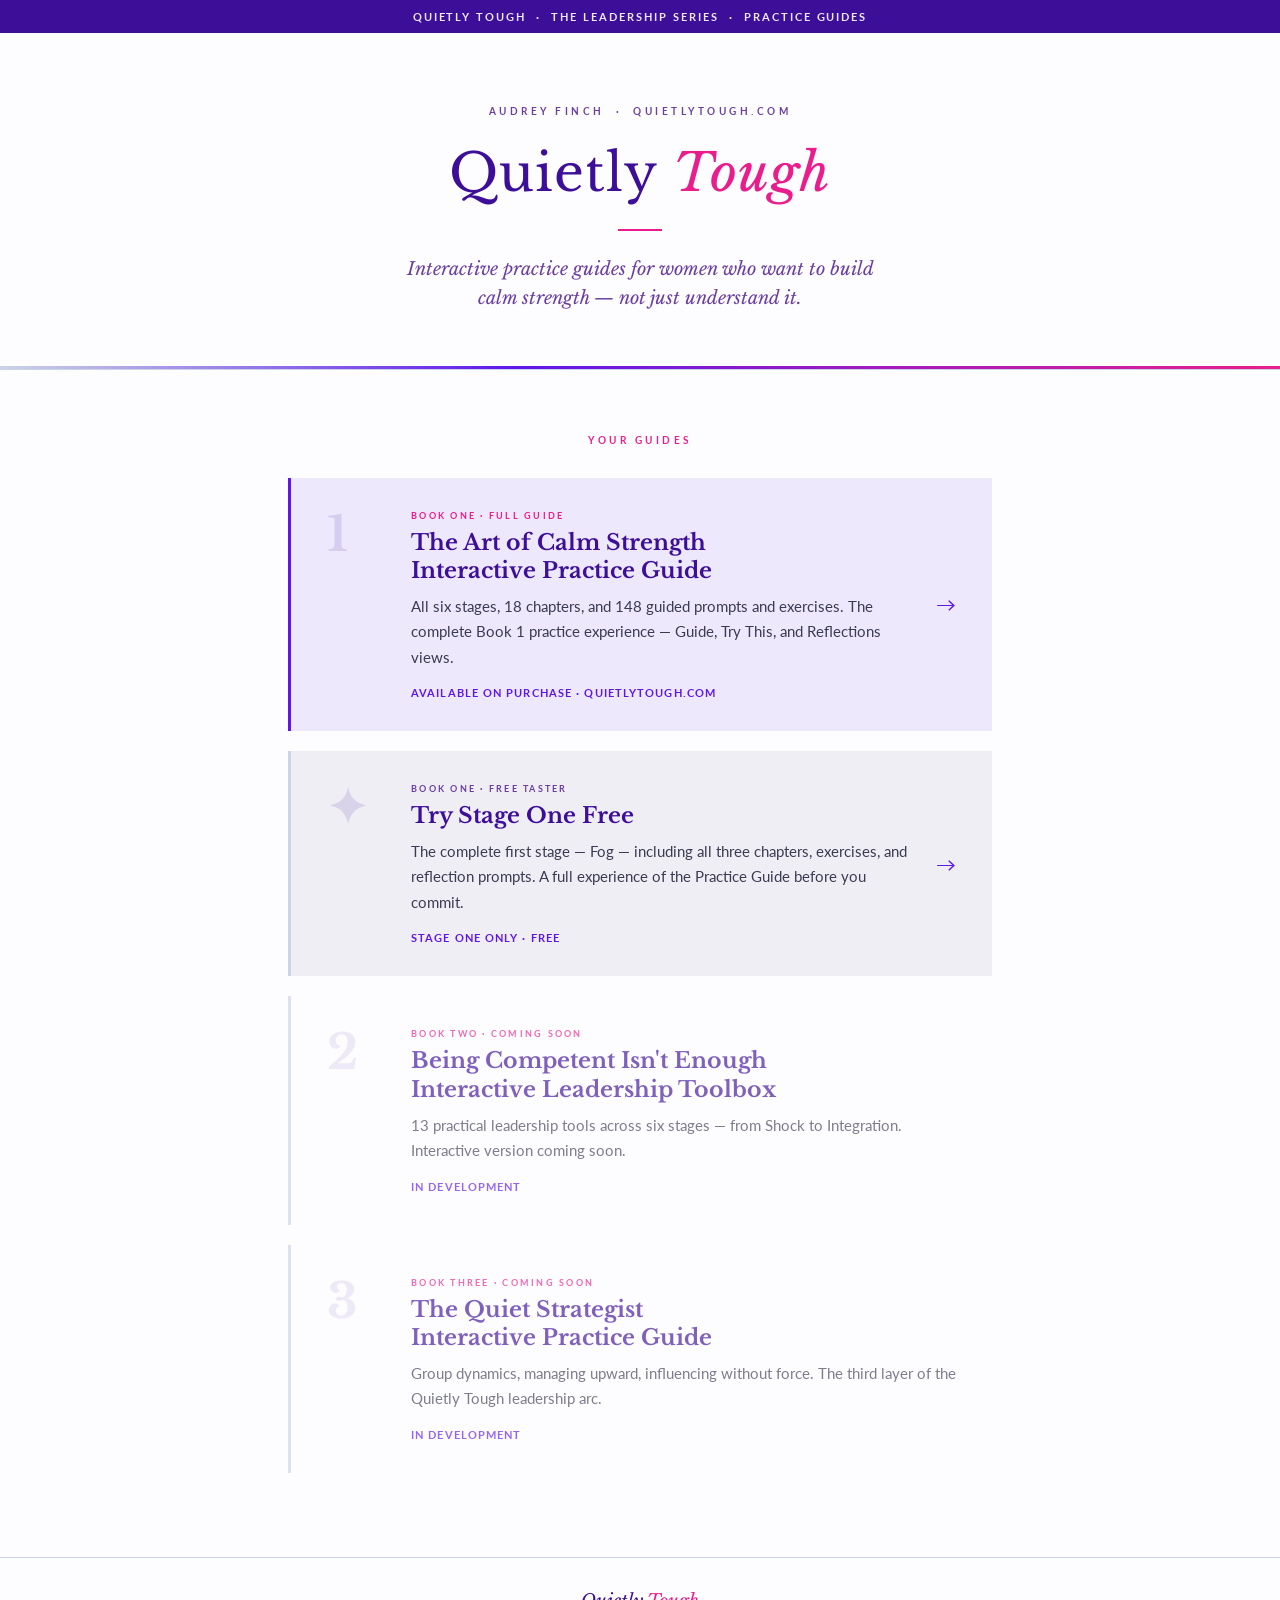
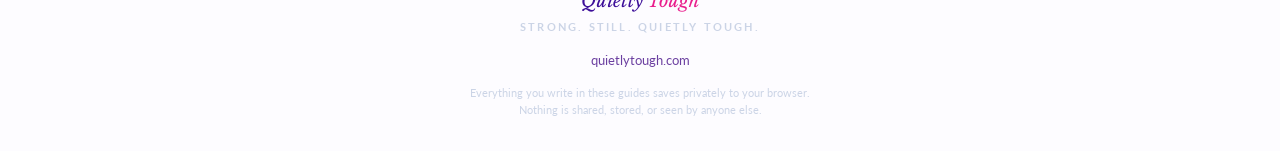
<file: index.html>
<!DOCTYPE html>
<html lang="en">
<head>
<meta charset="UTF-8">
<meta name="viewport" content="width=device-width, initial-scale=1.0">
<title>Quietly Tough — Practice Guides</title>
<link href="https://fonts.googleapis.com/css2?family=Libre+Baskerville:ital,wght@0,400;0,700;1,400&family=Lato:ital,wght@0,400;0,700;1,400&display=swap" rel="stylesheet">
<style>
  * { box-sizing: border-box; margin: 0; padding: 0; }
  body {
    background: #FDFCFF;
    color: #1C1A2E;
    font-family: 'Lato', sans-serif;
    min-height: 100vh;
    display: flex;
    flex-direction: column;
  }

  /* Top bar */
  .top-bar {
    background: #3D0F99;
    text-align: center;
    padding: 10px 20px;
    letter-spacing: 0.18em;
    font-size: 11px;
    font-weight: 700;
    color: #EDE8FB;
    text-transform: uppercase;
  }

  /* Hero */
  .hero {
    text-align: center;
    padding: 72px 28px 56px;
    border-bottom: 1px solid #CBD4E6;
    position: relative;
  }
  .hero::after {
    content: '';
    position: absolute;
    bottom: 0; left: 0; right: 0;
    height: 3px;
    background: linear-gradient(90deg, #CBD4E6 0%, #5E17EB 40%, #E91E8C 100%);
  }
  .hero-eyebrow {
    font-size: 10px;
    font-weight: 700;
    letter-spacing: 0.35em;
    text-transform: uppercase;
    color: #6B3FA0;
    margin-bottom: 24px;
  }
  .hero-title {
    font-family: 'Libre Baskerville', serif;
    font-size: clamp(36px, 6vw, 52px);
    font-weight: 400;
    color: #3D0F99;
    letter-spacing: 0.02em;
    margin-bottom: 8px;
  }
  .hero-title em {
    font-style: italic;
    color: #E91E8C;
  }
  .hero-divider {
    width: 44px;
    height: 2px;
    background: #E91E8C;
    margin: 24px auto;
  }
  .hero-subtitle {
    font-family: 'Libre Baskerville', serif;
    font-style: italic;
    font-size: 18px;
    color: #6B3FA0;
    line-height: 1.6;
    max-width: 480px;
    margin: 0 auto;
  }

  /* Products grid */
  .products {
    max-width: 760px;
    margin: 0 auto;
    padding: 64px 28px;
    flex: 1;
  }
  .products-label {
    font-size: 10px;
    font-weight: 700;
    letter-spacing: 0.35em;
    text-transform: uppercase;
    color: #E91E8C;
    margin-bottom: 32px;
    text-align: center;
  }
  .product-card {
    background: #EDE8FB;
    border-left: 3px solid #5E17EB;
    padding: 32px 36px;
    margin-bottom: 20px;
    display: flex;
    align-items: flex-start;
    gap: 28px;
    text-decoration: none;
    color: inherit;
    transition: border-color 0.2s, background 0.2s;
  }
  .product-card:hover {
    border-left-color: #E91E8C;
    background: #E4DEFA;
  }
  .product-number {
    font-family: 'Libre Baskerville', serif;
    font-size: 48px;
    font-weight: 700;
    color: rgba(61,15,153,0.12);
    line-height: 1;
    flex-shrink: 0;
    width: 56px;
  }
  .product-content { flex: 1; }
  .product-tag {
    font-size: 9px;
    font-weight: 700;
    letter-spacing: 0.25em;
    text-transform: uppercase;
    color: #E91E8C;
    margin-bottom: 8px;
  }
  .product-title {
    font-family: 'Libre Baskerville', serif;
    font-size: 22px;
    font-weight: 700;
    color: #3D0F99;
    margin-bottom: 8px;
    line-height: 1.3;
  }
  .product-desc {
    font-size: 15px;
    line-height: 1.7;
    color: #3a3a50;
    margin-bottom: 16px;
  }
  .product-meta {
    font-size: 11px;
    font-weight: 700;
    letter-spacing: 0.1em;
    text-transform: uppercase;
    color: #5E17EB;
  }
  .product-arrow {
    font-size: 20px;
    color: #5E17EB;
    flex-shrink: 0;
    align-self: center;
    transition: transform 0.2s;
  }
  .product-card:hover .product-arrow {
    transform: translateX(4px);
    color: #E91E8C;
  }

  /* Taster card — different style */
  .product-card.taster {
    background: #F0EEF5;
    border-left-color: #CBD4E6;
  }
  .product-card.taster:hover {
    border-left-color: #5E17EB;
    background: #EDE8FB;
  }
  .product-card.taster .product-tag { color: #6B3FA0; }
  .product-card.taster .product-title { color: #3D0F99; }

  /* Coming soon card */
  .product-card.coming-soon {
    background: #FDFCFF;
    border-left-color: #CBD4E6;
    opacity: 0.65;
    cursor: default;
  }
  .product-card.coming-soon:hover {
    border-left-color: #CBD4E6;
    background: #FDFCFF;
  }
  .product-card.coming-soon .product-arrow { display: none; }

  /* Footer */
  .footer {
    border-top: 1px solid #CBD4E6;
    padding: 32px 28px;
    text-align: center;
  }
  .footer-logo {
    font-family: 'Libre Baskerville', serif;
    font-style: italic;
    font-size: 18px;
    color: #3D0F99;
    margin-bottom: 8px;
  }
  .footer-logo em { color: #E91E8C; }
  .footer-tagline {
    font-size: 11px;
    font-weight: 700;
    letter-spacing: 0.2em;
    text-transform: uppercase;
    color: #CBD4E6;
    margin-bottom: 16px;
  }
  .footer-link {
    font-size: 13px;
    color: #6B3FA0;
    text-decoration: none;
  }
  .footer-link:hover { color: #5E17EB; }
  .footer-note {
    font-size: 11px;
    color: #CBD4E6;
    margin-top: 16px;
    line-height: 1.6;
  }
</style>
</head>
<body>

  <!-- Top bar -->
  <div class="top-bar">
    Quietly Tough &nbsp;·&nbsp; The Leadership Series &nbsp;·&nbsp; Practice Guides
  </div>

  <!-- Hero -->
  <div class="hero">
    <p class="hero-eyebrow">Audrey Finch &nbsp;·&nbsp; quietlytough.com</p>
    <h1 class="hero-title">Quietly <em>Tough</em></h1>
    <div class="hero-divider"></div>
    <p class="hero-subtitle">Interactive practice guides for women who want to build calm strength — not just understand it.</p>
  </div>

  <!-- Products -->
  <div class="products">
    <p class="products-label">Your Guides</p>

    <!-- Book 1 Full Guide -->
    <a href="https://www.quietlytough.com/art-of-calm-strength-complete" class="product-card">
      <div class="product-number">1</div>
      <div class="product-content">
        <div class="product-tag">Book One · Full Guide</div>
        <div class="product-title">The Art of Calm Strength<br>Interactive Practice Guide</div>
        <div class="product-desc">All six stages, 18 chapters, and 148 guided prompts and exercises. The complete Book 1 practice experience — Guide, Try This, and Reflections views.</div>
        <div class="product-meta">Available on purchase · quietlytough.com</div>
      </div>
      <div class="product-arrow">→</div>
    </a>

    <!-- Book 1 Starter Pack -->
    <a href="QT_Book1_StarterPack.html" class="product-card taster">
      <div class="product-number">✦</div>
      <div class="product-content">
        <div class="product-tag">Book One · Free Taster</div>
        <div class="product-title">Try Stage One Free</div>
        <div class="product-desc">The complete first stage — Fog — including all three chapters, exercises, and reflection prompts. A full experience of the Practice Guide before you commit.</div>
        <div class="product-meta">Stage One Only · Free</div>
      </div>
      <div class="product-arrow">→</div>
    </a>

    <!-- Book 2 — Coming Soon -->
    <div class="product-card coming-soon">
      <div class="product-number">2</div>
      <div class="product-content">
        <div class="product-tag">Book Two · Coming Soon</div>
        <div class="product-title">Being Competent Isn't Enough<br>Interactive Leadership Toolbox</div>
        <div class="product-desc">13 practical leadership tools across six stages — from Shock to Integration. Interactive version coming soon.</div>
        <div class="product-meta">In Development</div>
      </div>
    </div>

    <!-- Book 3 — Coming Soon -->
    <div class="product-card coming-soon">
      <div class="product-number">3</div>
      <div class="product-content">
        <div class="product-tag">Book Three · Coming Soon</div>
        <div class="product-title">The Quiet Strategist<br>Interactive Practice Guide</div>
        <div class="product-desc">Group dynamics, managing upward, influencing without force. The third layer of the Quietly Tough leadership arc.</div>
        <div class="product-meta">In Development</div>
      </div>
    </div>

  </div>

  <!-- Footer -->
  <div class="footer">
    <div class="footer-logo">Quietly <em>Tough</em></div>
    <div class="footer-tagline">Strong. Still. Quietly Tough.</div>
    <a href="https://www.quietlytough.com" class="footer-link">quietlytough.com</a>
    <p class="footer-note">Everything you write in these guides saves privately to your browser.<br>Nothing is shared, stored, or seen by anyone else.</p>
  </div>

</body>
</html>
</file>
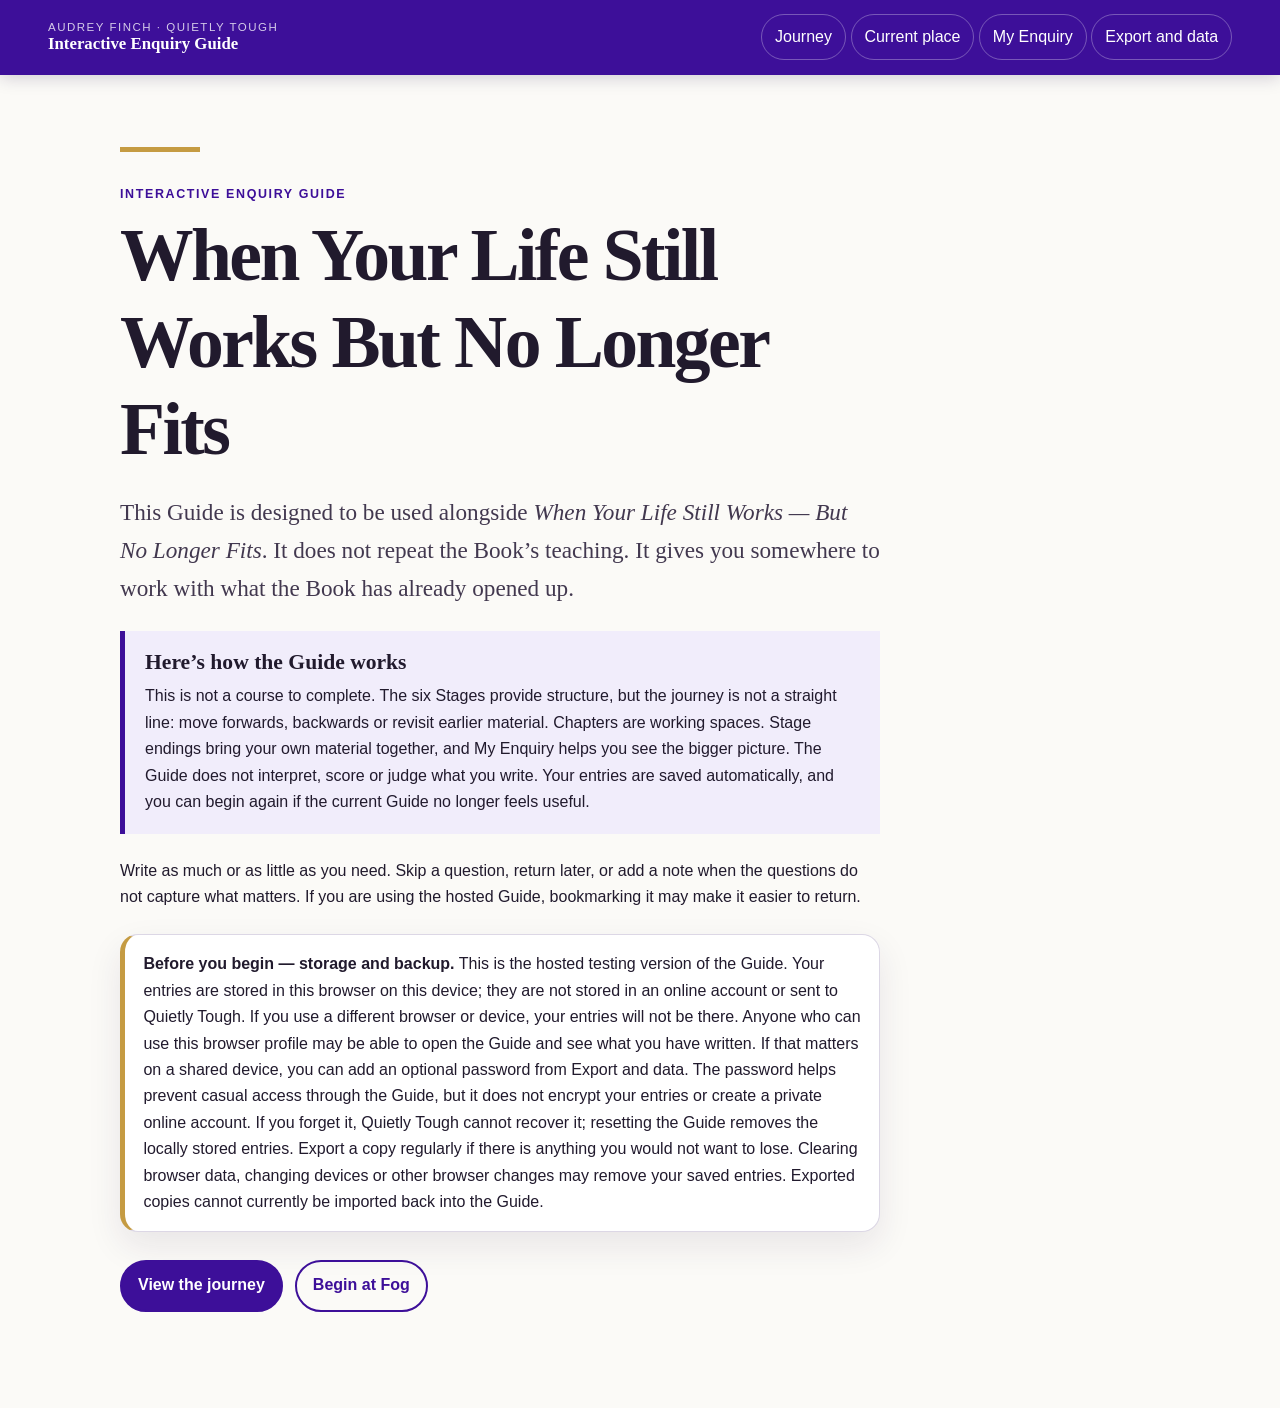
<file: book-1-enquiry-guide-v4-test/index.html>
<!doctype html>
<html lang="en-GB">
<head>
  <meta charset="utf-8">
  <meta name="viewport" content="width=device-width, initial-scale=1">
  <meta name="description" content="A browser-based Interactive Enquiry Guide for When Your Life Still Works — But No Longer Fits.">
  <meta name="theme-color" content="#3d0f99">
  <title>Interactive Enquiry Guide | When Your Life Still Works — But No Longer Fits</title>
  <link rel="icon" type="image/svg+xml" href="data:image/svg+xml,%3Csvg xmlns='http://www.w3.org/2000/svg' viewBox='0 0 64 64'%3E%3Crect width='64' height='64' rx='14' fill='%233d0f99'/%3E%3Cpath d='M18 20h28M18 32h20M18 44h26' stroke='%23fff' stroke-width='5' stroke-linecap='round'/%3E%3C/svg%3E">
  <link rel="stylesheet" href="styles.css">
</head>
<body>
  <a class="skip-link" href="#main">Skip to the Guide</a>
  <header class="site-header">
    <div class="brand">
      <span class="brand-kicker">Audrey Finch · Quietly Tough</span>
      <span class="brand-title">Interactive Enquiry Guide</span>
    </div>
    <button id="menuButton" class="menu-button" type="button" aria-expanded="false" aria-controls="primaryNav">Menu</button>
    <nav id="primaryNav" class="primary-nav" aria-label="Guide">
      <button type="button" data-route="journey">Journey</button>
      <button type="button" data-route="current">Current place</button>
      <button type="button" data-route="enquiry">My Enquiry</button>
      <button type="button" data-route="data">Export and data</button>
    </nav>
  </header>
  <div id="saveStatus" class="save-status" role="status" aria-live="polite">Saved on this device</div>
  <main id="main" tabindex="-1"></main>
  <div id="focusOverlay" class="focus-overlay" hidden>
    <section class="focus-panel" role="dialog" aria-modal="true" aria-labelledby="focusTitle">
      <header>
        <div>
          <span class="eyebrow">Expanded writing space</span>
          <h2 id="focusTitle"></h2>
        </div>
        <button id="closeFocus" type="button" class="button secondary">Close</button>
      </header>
      <label id="focusLabel" for="focusTextarea"></label>
      <textarea id="focusTextarea"></textarea>
    </section>
  </div>
  <script src="guide-data.js"></script>
  <script src="app.js"></script>
</body>
</html>
</file>
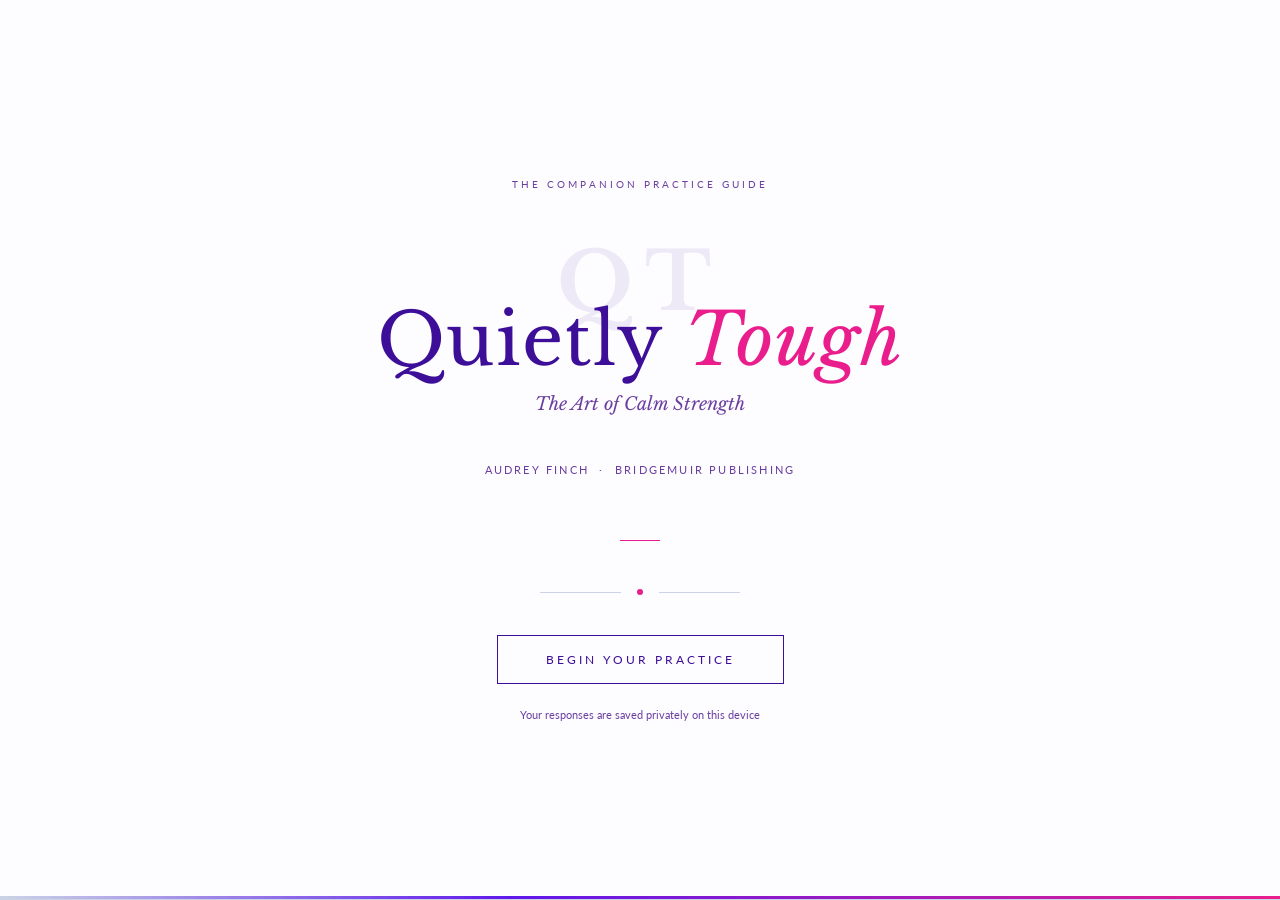
<file: QT_Book1_PracticeGuide.html>
<!DOCTYPE html>
<html lang="en">
<head>
<meta charset="UTF-8">
<meta name="viewport" content="width=device-width, initial-scale=1.0">
<meta name="apple-mobile-web-app-capable" content="yes">
<meta name="apple-mobile-web-app-status-bar-style" content="default">
<meta name="apple-mobile-web-app-title" content="Quietly Tough">
<title>Quietly Tough — Practice Guide</title>
<link href="https://fonts.googleapis.com/css2?family=Libre+Baskerville:ital,wght@0,400;0,700;1,400&family=Lato:ital,wght@0,300;0,400;0,700;1,300;1,400&display=swap" rel="stylesheet">
<style>
  :root {
    --warm-white: #FDFCFF;
    --pale-grey: #F0EEF5;
    --soft-lavender: #EDE8FB;
    --body-text: #1C1A2E;
    --deep-purple: #3D0F99;
    --accent: #5E17EB;
    --pink: #E91E8C;
    --stone: #CBD4E6;
    --mid-purple: #6B3FA0;
    /* legacy aliases kept so existing class refs still work */
    --cream: #F0EEF5;
    --taupe: #6B3FA0;
    --charcoal: #1C1A2E;
    --deep: #3D0F99;
    --sage: #5E17EB;
    --mist: #EDE8FB;
    --accent-light: #9B6FE8;
  }

  * { box-sizing: border-box; margin: 0; padding: 0; }

  body {
    background: var(--warm-white);
    color: var(--body-text);
    font-family: 'Lato', sans-serif;
    font-weight: 400;
    min-height: 100vh;
    overflow-x: hidden;
  }

  /* ── SPLASH / HOME ── */
  #splash {
    min-height: 100vh;
    display: flex;
    flex-direction: column;
    align-items: center;
    justify-content: center;
    padding: 40px 24px;
    text-align: center;
    background: var(--warm-white);
    border-bottom: 1px solid var(--stone);
    position: relative;
    overflow: hidden;
  }





  .splash-eyebrow {
    font-family: 'Lato', sans-serif;
    font-weight: 400;
    font-size: 10px;
    letter-spacing: 0.35em;
    text-transform: uppercase;
    color: var(--accent-light);
    margin-bottom: 32px;
    opacity: 0;
    animation: fadeUp 0.8s 0.2s forwards;
  }

  .splash-title {
    font-family: 'Libre Baskerville', serif;
    font-weight: 400;
    font-size: clamp(42px, 8vw, 72px);
    color: var(--deep-purple);
    line-height: 1.05;
    letter-spacing: 0.02em;
    margin-bottom: 16px;
    opacity: 0;
    animation: fadeUp 0.8s 0.4s forwards;
  }

  .splash-title em {
    font-style: italic;
    color: var(--pink);
  }

  .splash-subtitle {
    font-family: 'Libre Baskerville', serif;
    font-style: italic;
    font-size: 18px;
    color: var(--mid-purple);
    margin-bottom: 48px;
    opacity: 0;
    animation: fadeUp 0.8s 0.6s forwards;
  }

  .splash-author {
    font-size: 11px;
    letter-spacing: 0.2em;
    text-transform: uppercase;
    color: var(--mid-purple);
    margin-bottom: 64px;
    opacity: 0;
    animation: fadeUp 0.8s 0.7s forwards;
  }

  .splash-divider {
    width: 40px;
    height: 1px;
    background: var(--accent);
    margin: 0 auto 48px;
    opacity: 0;
    animation: fadeUp 0.8s 0.8s forwards;
  }

  .begin-btn {
    display: inline-block;
    padding: 16px 48px;
    border: 1px solid var(--deep-purple);
    color: var(--deep-purple);
    font-family: 'Lato', sans-serif;
    font-weight: 400;
    font-size: 12px;
    letter-spacing: 0.25em;
    text-transform: uppercase;
    cursor: pointer;
    background: transparent;
    transition: all 0.3s ease;
    opacity: 0;
    animation: fadeUp 0.8s 1s forwards;
  }

  .begin-btn:hover {
    background: var(--deep-purple);
    color: var(--warm-white);
  }

  .saved-indicator {
    margin-top: 24px;
    font-size: 11px;
    color: var(--mid-purple);
    opacity: 0;
    animation: fadeUp 0.8s 1.1s forwards;
  }

  /* ── NAVIGATION ── */
  #app { display: none; min-height: 100vh; }

  .top-bar {
    position: sticky;
    top: 0;
    z-index: 100;
    background: var(--warm-white);
    border-bottom: 1px solid var(--stone);
    padding: 0 24px;
    display: flex;
    align-items: center;
    justify-content: space-between;
    height: 56px;
  }

  .top-logo {
    font-family: 'Libre Baskerville', serif;
    font-style: italic;
    font-size: 18px;
    color: var(--deep-purple);
    cursor: pointer;
  }

  .top-nav {
    display: flex;
    gap: 8px;
  }

  .nav-btn {
    padding: 6px 14px;
    font-size: 10px;
    letter-spacing: 0.15em;
    text-transform: uppercase;
    border: 1px solid transparent;
    background: transparent;
    color: var(--taupe);
    cursor: pointer;
    transition: all 0.2s;
    font-family: 'Lato', sans-serif;
  }

  .nav-btn:hover, .nav-btn.active {
    border-color: var(--accent);
    color: var(--accent);
    background: var(--soft-lavender);
  }

  .save-status {
    font-size: 10px;
    color: var(--sage);
    letter-spacing: 0.1em;
    opacity: 0;
    transition: opacity 0.5s;
  }

  .save-status.show { opacity: 1; }

  /* ── MAIN CONTENT ── */
  .main {
    max-width: 720px;
    margin: 0 auto;
    padding: 48px 24px 120px;
  }

  /* ── STAGE HEADER ── */
  .stage-header {
    text-align: center;
    padding: 64px 0 48px;
    position: relative;
  }

  .stage-tag {
    display: inline-block;
    font-size: 9px;
    letter-spacing: 0.4em;
    text-transform: uppercase;
    color: var(--accent);
    background: var(--soft-lavender);
    padding: 6px 16px;
    margin-bottom: 24px;
  }

  .stage-number {
    font-family: 'Libre Baskerville', serif;
    font-size: 120px;
    font-weight: 300;
    color: var(--mist);
    line-height: 1;
    position: absolute;
    top: 20px;
    left: 50%;
    transform: translateX(-50%);
    z-index: 0;
    letter-spacing: -0.05em;
    pointer-events: none;
  }

  .stage-title {
    font-family: 'Libre Baskerville', serif;
    font-size: clamp(36px, 6vw, 52px);
    font-weight: 700;
    color: var(--deep-purple);
    position: relative;
    z-index: 1;
    margin-bottom: 8px;
  }

  .stage-subtitle {
    font-family: 'Libre Baskerville', serif;
    font-style: italic;
    font-size: 18px;
    color: var(--taupe);
    margin-bottom: 40px;
  }

  /* ── PROSE ── */
  .prose {
    font-size: 16px;
    line-height: 1.9;
    color: var(--charcoal);
    margin-bottom: 32px;
  }

  .prose p { margin-bottom: 16px; }

  .prose .line-break {
    display: block;
    font-family: 'Libre Baskerville', serif;
    font-style: italic;
    font-size: 17px;
    color: var(--taupe);
    line-height: 1.6;
    margin: 4px 0;
  }

  /* ── REFLECTION BLOCK ── */
  .reflection-block {
    background: var(--soft-lavender);
    border-left: 3px solid var(--pink);
    padding: 32px 36px;
    margin: 40px 0;
    border-radius: 0 4px 4px 0;
  }

  .reflection-title {
    font-size: 9px;
    letter-spacing: 0.35em;
    text-transform: uppercase;
    color: var(--accent);
    margin-bottom: 24px;
    display: flex;
    align-items: center;
    gap: 12px;
  }

  .reflection-title::after {
    content: '';
    flex: 1;
    height: 1px;
    background: var(--mist);
  }

  .reflection-intro {
    font-family: 'Libre Baskerville', serif;
    font-style: italic;
    font-size: 15px;
    color: var(--taupe);
    margin-bottom: 28px;
    line-height: 1.7;
  }

  .prompt-item {
    margin-bottom: 28px;
  }

  .prompt-number {
    font-size: 10px;
    letter-spacing: 0.2em;
    color: var(--accent-light);
    text-transform: uppercase;
    margin-bottom: 8px;
    font-weight: 500;
  }

  .prompt-question {
    font-family: 'Libre Baskerville', serif;
    font-size: 18px;
    color: var(--deep);
    margin-bottom: 12px;
    line-height: 1.5;
  }

  .response-area {
    width: 100%;
    min-height: 100px;
    border: none;
    border-bottom: 1px solid var(--stone);
    background: transparent;
    font-family: 'Lato', sans-serif;
    font-size: 15px;
    color: var(--body-text);
    resize: vertical;
    padding: 12px 4px;
    line-height: 1.8;
    outline: none;
    transition: border-color 0.2s;
  }

  .response-area:focus {
    border-bottom-color: var(--accent);
  }

  .response-area::placeholder {
    color: var(--stone);
    font-style: italic;
  }

  /* ── TRY THIS BLOCK ── */
  .try-this-block {
    background: var(--pale-grey);
    color: var(--body-text);
    padding: 36px 40px;
    margin: 40px 0;
    border-radius: 2px;
    position: relative;
    overflow: hidden;
  }

  .try-this-block::before {
    content: '';
    position: absolute;
    left: 0; top: 0; bottom: 0;
    width: 3px;
    background: var(--pink);
  }

  .try-this-tag {
    font-size: 9px;
    letter-spacing: 0.4em;
    text-transform: uppercase;
    color: var(--pink);
    margin-bottom: 12px;
    display: block;
  }

  .try-this-title {
    font-family: 'Libre Baskerville', serif;
    font-size: 24px;
    font-weight: 700;
    color: var(--deep-purple);
    margin-bottom: 20px;
    line-height: 1.3;
  }

  .try-this-intro {
    font-size: 14px;
    color: var(--mid-purple);
    line-height: 1.8;
    margin-bottom: 28px;
  }

  .step-block {
    margin-bottom: 24px;
  }

  .step-label {
    font-size: 10px;
    letter-spacing: 0.2em;
    text-transform: uppercase;
    color: var(--accent);
    margin-bottom: 8px;
    font-weight: 700;
  }

  .step-desc {
    font-family: 'Libre Baskerville', serif;
    font-size: 17px;
    color: var(--body-text);
    margin-bottom: 12px;
    line-height: 1.6;
  }

  .response-area-dark {
    width: 100%;
    min-height: 90px;
    border: none;
    border-bottom: 1px solid var(--stone);
    background: transparent;
    font-family: 'Lato', sans-serif;
    font-size: 15px;
    color: var(--body-text);
    resize: vertical;
    padding: 10px 4px;
    line-height: 1.8;
    outline: none;
    transition: border-color 0.2s;
  }

  .response-area-dark:focus {
    border-bottom-color: var(--pink);
  }

  .response-area-dark::placeholder {
    color: var(--stone);
    font-style: italic;
  }

  /* ── TABLE EXERCISE ── */
  .table-exercise {
    background: var(--pale-grey);
    padding: 32px;
    margin: 20px 0;
    border-radius: 2px;
  }

  .exercise-table {
    width: 100%;
    border-collapse: collapse;
    margin-top: 16px;
  }

  .exercise-table th {
    font-size: 10px;
    letter-spacing: 0.15em;
    text-transform: uppercase;
    color: var(--accent);
    padding: 8px 12px;
    border-bottom: 1px solid var(--stone);
    text-align: left;
    font-weight: 400;
  }

  .exercise-table td {
    padding: 4px;
    border-bottom: 1px solid var(--stone);
    vertical-align: top;
  }

  .table-cell-input {
    width: 100%;
    min-height: 60px;
    border: none;
    background: transparent;
    font-family: 'Lato', sans-serif;
    font-size: 14px;
    color: var(--body-text);
    resize: none;
    padding: 8px;
    outline: none;
    line-height: 1.7;
  }

  .table-cell-input::placeholder {
    color: var(--stone);
    font-style: italic;
  }

  /* ── CHAPTER HEADER ── */
  .chapter-divider {
    display: flex;
    align-items: center;
    gap: 20px;
    margin: 56px 0 40px;
  }

  .chapter-line { flex: 1; height: 1px; background: var(--mist); }

  .chapter-label {
    font-size: 9px;
    letter-spacing: 0.35em;
    text-transform: uppercase;
    color: var(--taupe);
    white-space: nowrap;
  }

  .chapter-title {
    font-family: 'Libre Baskerville', serif;
    font-size: clamp(28px, 5vw, 40px);
    font-weight: 700;
    color: var(--deep-purple);
    margin-bottom: 6px;
    line-height: 1.2;
  }

  .chapter-subtitle {
    font-family: 'Libre Baskerville', serif;
    font-style: italic;
    font-size: 16px;
    color: var(--taupe);
    margin-bottom: 28px;
  }

  /* ── CLOSING NUDGE ── */
  .closing-nudge {
    text-align: center;
    padding: 40px 32px;
    margin: 48px 0;
    border-top: 1px solid var(--stone);
    border-bottom: 1px solid var(--stone);
  }

  .closing-nudge-label {
    font-size: 9px;
    letter-spacing: 0.35em;
    text-transform: uppercase;
    color: var(--accent);
    margin-bottom: 20px;
  }

  .closing-nudge p {
    font-family: 'Libre Baskerville', serif;
    font-style: italic;
    font-size: 22px;
    color: var(--charcoal);
    line-height: 1.6;
  }

  /* ── STAGE CLOSE ── */
  .stage-close {
    background: var(--soft-lavender);
    color: var(--body-text);
    border-left: 4px solid var(--pink);
    padding: 56px 48px;
    margin: 48px 0;
    text-align: center;
    position: relative;
    overflow: hidden;
  }



  .stage-close-label {
    font-size: 9px;
    letter-spacing: 0.4em;
    text-transform: uppercase;
    color: var(--pink);
    margin-bottom: 24px;
    position: relative;
  }

  .stage-close h2 {
    font-family: 'Libre Baskerville', serif;
    font-size: 32px;
    font-weight: 700;
    color: var(--deep-purple);
    margin-bottom: 32px;
    position: relative;
  }

  .stage-close-prose {
    font-family: 'Libre Baskerville', serif;
    font-style: italic;
    font-size: 18px;
    color: var(--mid-purple);
    line-height: 1.9;
    max-width: 480px;
    margin: 0 auto 32px;
    position: relative;
  }

  .stage-close-prose .highlight {
    color: var(--pink);
    font-style: normal;
  }

  /* ── NEXT STAGE BUTTON ── */
  .next-stage {
    display: flex;
    align-items: center;
    justify-content: center;
    gap: 16px;
    margin: 40px auto;
    cursor: pointer;
    padding: 20px 40px;
    border: 1px solid var(--stone);
    width: fit-content;
    transition: all 0.3s;
    color: var(--taupe);
    font-size: 11px;
    letter-spacing: 0.2em;
    text-transform: uppercase;
    font-family: 'Lato', sans-serif;
  }

  .next-stage:hover {
    border-color: var(--accent);
    color: var(--accent);
  }

  .next-stage span { font-size: 18px; }

  /* ── COMING SOON ── */
  .coming-soon {
    text-align: center;
    padding: 80px 32px;
    color: var(--taupe);
  }

  .coming-soon h3 {
    font-family: 'Libre Baskerville', serif;
    font-size: 28px;
    font-weight: 300;
    margin-bottom: 16px;
    color: var(--charcoal);
  }

  .coming-soon p {
    font-size: 14px;
    line-height: 1.8;
    max-width: 360px;
    margin: 0 auto;
  }

  /* ── JOURNAL VIEW ── */
  .journal-view {
    padding: 48px 0;
  }

  .journal-header {
    margin-bottom: 40px;
    padding-bottom: 24px;
    border-bottom: 1px solid var(--stone);
  }

  .journal-header h2 {
    font-family: 'Libre Baskerville', serif;
    font-size: 32px;
    font-weight: 300;
    color: var(--deep);
    margin-bottom: 8px;
  }

  .journal-header p {
    font-size: 13px;
    color: var(--taupe);
    line-height: 1.7;
  }

  .journal-entry {
    margin-bottom: 32px;
    padding: 24px 28px;
    background: var(--soft-lavender);
    border-left: 2px solid var(--mist);
  }

  .journal-entry.has-content { border-left-color: var(--pink); }

  .journal-entry-label {
    font-size: 9px;
    letter-spacing: 0.3em;
    text-transform: uppercase;
    color: var(--taupe);
    margin-bottom: 4px;
  }

  .journal-entry-question {
    font-family: 'Libre Baskerville', serif;
    font-size: 17px;
    color: var(--charcoal);
    margin-bottom: 12px;
    line-height: 1.5;
  }

  .journal-entry-response {
    font-family: 'Libre Baskerville', serif;
    font-style: italic;
    font-size: 16px;
    color: var(--taupe);
    line-height: 1.8;
  }

  .journal-empty {
    font-size: 13px;
    color: var(--stone);
    font-style: italic;
  }

  .export-btn {
    display: inline-block;
    margin-top: 32px;
    padding: 14px 36px;
    border: 1px solid var(--accent);
    color: var(--accent);
    font-size: 11px;
    letter-spacing: 0.2em;
    text-transform: uppercase;
    cursor: pointer;
    background: transparent;
    transition: all 0.3s;
    font-family: 'Lato', sans-serif;
  }

  .export-btn:hover { background: var(--accent); color: white; }

  /* ── ANIMATIONS ── */
  @keyframes fadeUp {
    from { opacity: 0; transform: translateY(16px); }
    to { opacity: 1; transform: translateY(0); }
  }

  /* ── PROGRESS BAR ── */
  .progress-bar {
    height: 2px;
    background: var(--pale-grey);
    margin-bottom: 48px;
    position: relative;
  }

  .progress-fill {
    height: 100%;
    background: var(--pink);
    transition: width 0.5s ease;
  }

  .progress-label {
    font-size: 10px;
    letter-spacing: 0.15em;
    color: var(--taupe);
    text-align: right;
    margin-top: 6px;
  }

  /* ── RESPONSIVE ── */
  @media (max-width: 600px) {
    .try-this-block { padding: 28px 24px; }
    .reflection-block { padding: 24px 20px; }
    .main { padding: 32px 16px 100px; }
    .stage-close { padding: 40px 24px; }
    .exercise-table th, .exercise-table td { padding: 4px 6px; }
  }

  /* ── QT BRAND REFINEMENTS ── */

  /* Decorative wave mark on splash — echoes cover */
  #splash::before {
    content: '';
    position: absolute;
    bottom: 0; left: 0; right: 0;
    height: 3px;
    background: linear-gradient(90deg, var(--stone) 0%, var(--accent) 40%, var(--pink) 100%);
  }

  /* Top accent bar on nav */
  .top-bar::after {
    content: '';
    position: absolute;
    bottom: 0; left: 0; right: 0;
    height: 2px;
    background: linear-gradient(90deg, var(--accent) 0%, var(--pink) 100%);
  }
  .top-bar { position: sticky; }

  /* Chapter title weight — Libre Baskerville looks better at normal weight */
  .chapter-title { font-weight: 700; color: var(--deep-purple); }
  .stage-title   { font-weight: 700; color: var(--deep-purple); }

  /* Stage tag — more on-brand */
  .stage-tag {
    color: var(--accent);
    border: 1px solid var(--stone);
    background: var(--soft-lavender);
  }

  /* Stage number — use deep purple tint */
  .stage-number { color: var(--soft-lavender); }

  /* Reflection block refinement — pink left stripe */
  .reflection-title { color: var(--pink); }

  .try-this-tag { color: var(--pink); }

  .try-this-title { color: var(--deep-purple); font-weight: 700; }

  .step-label { color: var(--accent); font-weight: 700; }

  /* Closing nudge borders — use lavender */
  .closing-nudge {
    border-top: 1px solid var(--stone);
    border-bottom: 1px solid var(--stone);
    background: var(--soft-lavender);
    border-radius: 2px;
  }

  /* Closing nudge label */
  .closing-nudge-label { color: var(--pink); }

  .stage-close-label { color: var(--pink); }

  .stage-close-prose .highlight { color: var(--pink); font-style: normal; }

  /* Next stage button */
  .next-stage {
    border-color: var(--accent);
    color: var(--accent);
  }
  .next-stage:hover {
    background: var(--accent);
    border-color: var(--accent);
    color: var(--warm-white);
  }

  /* Progress bar track */
  .progress-bar { background: var(--soft-lavender); }

  /* Save status */
  .save-status { color: var(--accent); }

  /* Export button */
  .export-btn { border-color: var(--accent); color: var(--accent); }
  .export-btn:hover { background: var(--accent); color: var(--warm-white); }

  /* Begin button on splash */
  .begin-btn {
    border-color: var(--deep-purple);
    color: var(--deep-purple);
  }
  .begin-btn:hover {
    background: var(--deep-purple);
    border-color: var(--deep-purple);
    color: var(--warm-white);
  }

  .splash-title em { color: var(--pink); }

  /* Splash eyebrow and author */
  .splash-eyebrow { color: var(--mid-purple); letter-spacing: 0.3em; }
  .splash-subtitle { color: var(--mid-purple); }
  .splash-author { color: var(--mid-purple); }
  .saved-indicator { color: var(--mid-purple); }

  /* Splash divider — pink */
  .splash-divider { background: var(--pink); }

  /* Journal header */
  .journal-header h2 { color: var(--deep-purple); }
  .journal-entry-question { color: var(--deep-purple); }
  .journal-entry-label { color: var(--mid-purple); }

  /* Response areas — QT brand */
  .response-area:focus { border-bottom-color: var(--pink); }
  .response-area-dark:focus { border-bottom-color: var(--pink); }

  /* Prompt number */
  .prompt-number { color: var(--pink); }

  /* Prompt question */
  .prompt-question { color: var(--deep-purple); }

  /* Prose */
  .prose { color: var(--body-text); }
  .prose .line-break { color: var(--mid-purple); }

  /* Chapter label in divider */
  .chapter-label { color: var(--mid-purple); }
  .chapter-line { background: var(--stone); }
  .chapter-subtitle { color: var(--mid-purple); }



  /* ── TAB ELEMENTS ── */
  .tab-stage-label {
    font-size: 9px;
    letter-spacing: 0.4em;
    text-transform: uppercase;
    color: var(--pink);
    margin: 48px 0 16px;
    padding-bottom: 8px;
    border-bottom: 1px solid var(--stone);
    font-family: 'Lato', sans-serif;
    font-weight: 700;
  }

  .tab-exercise-card {
    background: var(--soft-lavender);
    border-left: 3px solid var(--accent);
    padding: 24px 28px;
    margin-bottom: 20px;
    border-radius: 0 4px 4px 0;
  }

  .tab-exercise-meta {
    font-size: 11px;
    font-weight: 700;
    letter-spacing: 0.1em;
    color: var(--deep-purple);
    text-transform: uppercase;
    margin-bottom: 6px;
    font-family: 'Lato', sans-serif;
  }

  .tab-exercise-context {
    font-family: 'Libre Baskerville', serif;
    font-style: italic;
    font-size: 14px;
    color: var(--mid-purple);
    margin-bottom: 20px;
    line-height: 1.6;
  }

  .tab-exercise-step {
    font-size: 10px;
    letter-spacing: 0.15em;
    text-transform: uppercase;
    color: var(--accent);
    font-weight: 700;
    margin-bottom: 6px;
    font-family: 'Lato', sans-serif;
  }

  .tab-exercise-desc {
    font-size: 14px;
    color: var(--body-text);
    margin-bottom: 8px;
    line-height: 1.6;
  }

  .tab-exercise-card .response-area {
    background: rgba(255,255,255,0.6);
  }

  .tab-exercise-card .prompt-item {
    margin-bottom: 24px;
  }

</style>
</head>
<body>

<!-- SPLASH -->
<div id="splash">
  <p class="splash-eyebrow">The Companion Practice Guide</p>
  <div class="stage-number" style="position:relative;font-size:80px;color:rgba(61,15,153,0.08);transform:none;left:auto;letter-spacing:0.15em;font-weight:700;">QT</div>
  <h1 class="splash-title">Quietly <em>Tough</em></h1>
  <p class="splash-subtitle">The Art of Calm Strength</p>
  <p class="splash-author">Audrey Finch &nbsp;·&nbsp; Bridgemuir Publishing</p>
  <div class="splash-divider"></div>
  <div style="display:flex;align-items:center;gap:16px;margin:0 auto 40px;width:200px;opacity:0;animation:fadeUp 0.8s 0.9s forwards;">
    <div style="flex:1;height:1px;background:var(--stone);"></div>
    <div style="width:6px;height:6px;border-radius:50%;background:var(--pink);"></div>
    <div style="flex:1;height:1px;background:var(--stone);"></div>
  </div>
  <button class="begin-btn" onclick="startApp()">Begin Your Practice</button>
  <p class="saved-indicator" id="savedNote">Your responses are saved privately on this device</p>
</div>

<!-- APP -->
<div id="app">
  <div class="top-bar">
    <div class="top-logo" onclick="showSection('guide')">Quietly <em>Tough</em></div>
    <div class="top-nav">
      <button class="nav-btn active" id="btn-guide" onclick="showSection('guide')">Guide</button>
      <button class="nav-btn" id="btn-trythis" onclick="showSection('trythis')">Try This</button>
      <button class="nav-btn" id="btn-reflections" onclick="showSection('reflections')">Reflections</button>
    </div>
    <div class="save-status" id="saveStatus">Saved ✓</div>
  </div>

  <div class="main">

    <!-- GUIDE SECTION -->
    <div id="section-guide">

      <!-- PROGRESS -->
      <div class="progress-bar">
        <div class="progress-fill" id="progressFill" style="width:0%"></div>
      </div>
      <p class="progress-label" id="progressLabel">Stage 1 of 6 — Fog</p>

      <!-- STAGE 1 HEADER -->
      <div class="stage-header">
        <div class="stage-number">01</div>
        <div class="stage-tag">Stage One</div>
        <h1 class="stage-title">FOG</h1>
        <p class="stage-subtitle">Recognising the Drift</p>
      </div>

      <div class="prose">
        <p>There's a moment — sometimes small, sometimes unmistakable — when something no longer feels aligned.</p>
        <p>Nothing dramatic has happened. Your life still works. You're still capable, still dependable, still doing what needs to be done.</p>
        <p><span class="line-break">And yet, something feels muted.</span></p>
        <p>This stage is about noticing that feeling without trying to explain it away or fix it. Fog doesn't mean you've failed. It doesn't mean you're lost. It means you've been moving on autopilot for long enough that your inner signal has softened.</p>
        <p><span class="line-break">That's not a flaw.</span><span class="line-break">It's information.</span></p>
        <p>This stage asks very little of you. You are not here to make decisions. You are not here to take action. You are not here to improve anything.</p>
        <p><span class="line-break">You're here to notice.</span></p>
      </div>

      <!-- STAGE 1 REFLECTION -->
      <div class="reflection-block">
        <div class="reflection-title">Reflection Prompts — Before You Begin</div>
        <div class="reflection-intro">Take a breath. Let your shoulders drop. You don't need to hold anything together here.</div>

        <div class="prompt-item">
          <div class="prompt-number">Prompt 01</div>
          <div class="prompt-question">Where does something in your life feel slightly off — even if you can't explain why yet?</div>
          <textarea class="response-area" data-key="s1_r1" placeholder="Write here…" oninput="saveResponse(this)"></textarea>
        </div>

        <div class="prompt-item">
          <div class="prompt-number">Prompt 02</div>
          <div class="prompt-question">Where are you continuing out of habit rather than desire?</div>
          <textarea class="response-area" data-key="s1_r2" placeholder="Write here…" oninput="saveResponse(this)"></textarea>
        </div>

        <div class="prompt-item">
          <div class="prompt-number">Prompt 03</div>
          <div class="prompt-question">Where does "fine" feel thinner than it used to?</div>
          <textarea class="response-area" data-key="s1_r3" placeholder="Write here…" oninput="saveResponse(this)"></textarea>
        </div>

        <div class="prompt-item">
          <div class="prompt-number">Prompt 04</div>
          <div class="prompt-question">What part of you has been asking for your attention — quietly, and repeatedly?</div>
          <textarea class="response-area" data-key="s1_r4" placeholder="Write here…" oninput="saveResponse(this)"></textarea>
        </div>

        <div class="prompt-item">
          <div class="prompt-number">Prompt 05</div>
          <div class="prompt-question">What have you been avoiding naming?</div>
          <textarea class="response-area" data-key="s1_r5" placeholder="Write here…" oninput="saveResponse(this)"></textarea>
        </div>
      </div>

      <!-- CHAPTER 1 -->
      <div class="chapter-divider">
        <div class="chapter-line"></div>
        <div class="chapter-label">Chapter One</div>
        <div class="chapter-line"></div>
      </div>

      <h2 class="chapter-title">The Myth of Midlife Decline</h2>
      <p class="chapter-subtitle">Reclaiming the Middle as a Place of Power</p>

      <div class="prose">
        <p>There's a point in many women's lives where the story they've been living no longer fits — not because it was wrong, but because it's outdated.</p>
        <p>Midlife is often framed as a narrowing: fewer options, reduced relevance, quieter ambitions. That narrative is absorbed slowly, through culture, language, and expectation — until it starts shaping how you interpret your own restlessness.</p>
        <p><span class="line-break">But fog doesn't appear because something is ending.</span><span class="line-break">It appears when something is shifting.</span></p>
        <p>This chapter isn't about proving anything or reframing your entire life story. It's about noticing which ideas about this stage of life you've been carrying — and whether they still deserve your belief.</p>
      </div>

      <div class="try-this-block">
        <span class="try-this-tag">Try This</span>
        <div class="try-this-title">Rewrite the Inherited Story</div>
        <p class="try-this-intro">This exercise invites you to pause and register how things feel, without trying to clarify or resolve them. You're simply allowing yourself to notice what's present.</p>

        <div class="step-block">
          <div class="step-label">Version A — The Inherited Script</div>
          <div class="step-desc">Write the messages you absorbed about midlife — directly or indirectly. Phrases. Assumptions. Expectations. Don't edit.</div>
          <textarea class="response-area-dark" data-key="c1_try_a" placeholder="Write freely…" oninput="saveResponse(this)"></textarea>
        </div>

        <div class="step-block">
          <div class="step-label">Version B — Your Lived Truth</div>
          <div class="step-desc">Now write what this stage actually feels like from the inside. What's changed? What's surfaced? What feels unfinished or newly possible? Circle any words or phrases that feel alive.</div>
          <textarea class="response-area-dark" data-key="c1_try_b" placeholder="Write freely…" oninput="saveResponse(this)"></textarea>
        </div>
      </div>

      <div class="reflection-block">
        <div class="reflection-title">Reflection Prompts — Chapter One</div>
        <div class="reflection-intro">These prompts help you recognise what you've just noticed, without needing to interpret or resolve it. Answer only what feels accessible.</div>

        <div class="prompt-item">
          <div class="prompt-number">Prompt 01</div>
          <div class="prompt-question">What beliefs about this stage of life feel heavy or limiting?</div>
          <textarea class="response-area" data-key="c1_r1" placeholder="Write here…" oninput="saveResponse(this)"></textarea>
        </div>

        <div class="prompt-item">
          <div class="prompt-number">Prompt 02</div>
          <div class="prompt-question">What possibility feels quietly interesting — even if you'd normally dismiss it?</div>
          <textarea class="response-area" data-key="c1_r2" placeholder="Write here…" oninput="saveResponse(this)"></textarea>
        </div>

        <div class="prompt-item">
          <div class="prompt-number">Prompt 03</div>
          <div class="prompt-question">What changes when you stop treating this "middle" as an ending?</div>
          <textarea class="response-area" data-key="c1_r3" placeholder="Write here…" oninput="saveResponse(this)"></textarea>
        </div>
      </div>

      <div class="closing-nudge">
        <div class="closing-nudge-label">Closing Nudge</div>
        <p>You're not diminishing.<br>You're differentiating.<br><br>Let that land.</p>
      </div>

      <!-- CHAPTER 2 -->
      <div class="chapter-divider">
        <div class="chapter-line"></div>
        <div class="chapter-label">Chapter Two</div>
        <div class="chapter-line"></div>
      </div>

      <h2 class="chapter-title">The Comfort Zone Trap</h2>
      <p class="chapter-subtitle">When Competence Becomes a Cage</p>

      <div class="prose">
        <p>Competence is a strength. It's also subtle.</p>
        <p>When you're highly capable, you become trusted. Relied upon. Needed. And without noticing, your life can begin to organise itself around maintaining what works rather than exploring what still fits.</p>
        <p><span class="line-break">This isn't burnout. It isn't dissatisfaction. It's misalignment.</span></p>
        <p>Fog often appears when your life is stable, but internally static.</p>
        <p>This chapter isn't asking you to disrupt anything. It's inviting you to notice where routine has replaced choice, and where comfort has quietly become confinement.</p>
      </div>

      <div class="try-this-block">
        <span class="try-this-tag">Try This</span>
        <div class="try-this-title">Micro-Stretch Mapping</div>
        <p class="try-this-intro">This exercise invites you to notice how your days currently arrange themselves. You're looking at what gets maintained, repeated, or protected — without questioning why.</p>

        <div class="table-exercise" style="background:rgba(255,255,255,0.04);padding:0;margin-top:0;">
          <table class="exercise-table">
            <thead>
              <tr>
                <th>Autopilot Routine</th>
                <th>What Keeps It in Place</th>
                <th>A 5% Shift</th>
              </tr>
            </thead>
            <tbody>
              <tr>
                <td><textarea class="table-cell-input" data-key="c2_t1a" placeholder="e.g. checking emails first thing" oninput="saveResponse(this)"></textarea></td>
                <td><textarea class="table-cell-input" data-key="c2_t1b" placeholder="e.g. habit, identity" oninput="saveResponse(this)"></textarea></td>
                <td><textarea class="table-cell-input" data-key="c2_t1c" placeholder="e.g. wait 30 mins" oninput="saveResponse(this)"></textarea></td>
              </tr>
              <tr>
                <td><textarea class="table-cell-input" data-key="c2_t2a" placeholder="" oninput="saveResponse(this)"></textarea></td>
                <td><textarea class="table-cell-input" data-key="c2_t2b" placeholder="" oninput="saveResponse(this)"></textarea></td>
                <td><textarea class="table-cell-input" data-key="c2_t2c" placeholder="" oninput="saveResponse(this)"></textarea></td>
              </tr>
              <tr>
                <td><textarea class="table-cell-input" data-key="c2_t3a" placeholder="" oninput="saveResponse(this)"></textarea></td>
                <td><textarea class="table-cell-input" data-key="c2_t3b" placeholder="" oninput="saveResponse(this)"></textarea></td>
                <td><textarea class="table-cell-input" data-key="c2_t3c" placeholder="" oninput="saveResponse(this)"></textarea></td>
              </tr>
            </tbody>
          </table>
        </div>
      </div>

      <div class="reflection-block">
        <div class="reflection-title">Reflection Prompts — Chapter Two</div>
        <div class="reflection-intro">These prompts help you recognise patterns that keep things running smoothly. Stay with what you observed, rather than what you think about it.</div>

        <div class="prompt-item">
          <div class="prompt-number">Prompt 01</div>
          <div class="prompt-question">Where does repetition feel dull rather than grounding?</div>
          <textarea class="response-area" data-key="c2_r1" placeholder="Write here…" oninput="saveResponse(this)"></textarea>
        </div>

        <div class="prompt-item">
          <div class="prompt-number">Prompt 02</div>
          <div class="prompt-question">What responsibility are you carrying simply because you always have?</div>
          <textarea class="response-area" data-key="c2_r2" placeholder="Write here…" oninput="saveResponse(this)"></textarea>
        </div>

        <div class="prompt-item">
          <div class="prompt-number">Prompt 03</div>
          <div class="prompt-question">What small risk feels quietly relieving to imagine?</div>
          <textarea class="response-area" data-key="c2_r3" placeholder="Write here…" oninput="saveResponse(this)"></textarea>
        </div>
      </div>

      <div class="closing-nudge">
        <div class="closing-nudge-label">Closing Nudge</div>
        <p>Change rarely starts with a leap.<br>It starts with noticing where you're standing.</p>
      </div>

      <!-- CHAPTER 3 -->
      <div class="chapter-divider">
        <div class="chapter-line"></div>
        <div class="chapter-label">Chapter Three</div>
        <div class="chapter-line"></div>
      </div>

      <h2 class="chapter-title">Meeting Your Inner Voice</h2>
      <p class="chapter-subtitle">Understanding the Narrator You've Been Living With</p>

      <div class="prose">
        <p>There's a voice inside you that comments, cautions, and narrates — often without your consent.</p>
        <p><span class="line-break">It appears when you hesitate.</span><span class="line-break">When you consider change.</span><span class="line-break">When you're tired.</span></p>
        <p>This voice isn't the enemy. It developed to protect you — using rules that once made sense. But those rules may no longer match the life you're living now.</p>
        <p>This chapter isn't about silencing that voice. It's about meeting it — and noticing what it's been trying to manage on your behalf.</p>
      </div>

      <div class="try-this-block">
        <span class="try-this-tag">Try This</span>
        <div class="try-this-title">A Simple Dialogue</div>
        <p class="try-this-intro">This exercise invites you to notice the inner voice and emotional signals as they appear, without responding to them. You're allowing them to register, not asking them to explain themselves.</p>

        <div class="step-block">
          <div class="step-label">In the centre of the page, write:</div>
          <div class="step-desc" style="font-size:20px;color:var(--warm-white);font-style:italic;">"What are you trying to protect me from?"</div>
          <div style="margin-top:8px;font-size:13px;color:var(--stone);">Let the response come without editing.</div>
          <textarea class="response-area-dark" data-key="c3_try_a" placeholder="Write freely…" oninput="saveResponse(this)" style="min-height:120px;"></textarea>
        </div>

        <div class="step-block">
          <div class="step-label">Now write back — briefly.</div>
          <div class="step-desc">What does this voice need to hear from me now?</div>
          <textarea class="response-area-dark" data-key="c3_try_b" placeholder="Write freely…" oninput="saveResponse(this)"></textarea>
        </div>

        <div class="step-block">
          <div class="step-label">Pause when you're done.</div>
          <div class="step-desc">Notice what shifts.</div>
          <textarea class="response-area-dark" data-key="c3_try_c" placeholder="What do you notice?" oninput="saveResponse(this)"></textarea>
        </div>
      </div>

      <div class="reflection-block">
        <div class="reflection-title">Reflection Prompts — Chapter Three</div>
        <div class="reflection-intro">These questions support gentle recognition of what surfaced. There's no need to make meaning yet.</div>

        <div class="prompt-item">
          <div class="prompt-number">Prompt 01</div>
          <div class="prompt-question">When does your inner voice speak the loudest?</div>
          <textarea class="response-area" data-key="c3_r1" placeholder="Write here…" oninput="saveResponse(this)"></textarea>
        </div>

        <div class="prompt-item">
          <div class="prompt-number">Prompt 02</div>
          <div class="prompt-question">What tone does it usually use?</div>
          <textarea class="response-area" data-key="c3_r2" placeholder="Write here…" oninput="saveResponse(this)"></textarea>
        </div>

        <div class="prompt-item">
          <div class="prompt-number">Prompt 03</div>
          <div class="prompt-question">What does it seem most concerned about losing?</div>
          <textarea class="response-area" data-key="c3_r3" placeholder="Write here…" oninput="saveResponse(this)"></textarea>
        </div>
      </div>

      <div class="closing-nudge">
        <div class="closing-nudge-label">Closing Nudge</div>
        <p>Your inner voice isn't evidence of weakness.<br>It's evidence of care.<br><br>You don't need to resolve anything yet.</p>
      </div>

      <!-- STAGE 1 CLOSE -->
      <div class="stage-close">
        <div class="stage-close-label">Stage One — Complete</div>
        <h2>FOG — Integration</h2>
        <div class="stage-close-prose">
          <p>You've noticed what no longer fits.</p>
          <p style="margin-top:16px;">You've seen where habit replaced choice, where strength became expectation, and where "fine" stopped being enough.</p>
          <p style="margin-top:16px;">Most importantly, you didn't rush to fix any of it.</p>
          <p style="margin-top:24px;"><span class="highlight">That matters.</span></p>
          <p style="margin-top:24px;">Fog is not the problem.<br>It's the signal.</p>
          <p style="margin-top:16px;">You don't need to clear it yet.<br>You just need to know it's there.</p>
        </div>
      </div>


      <!-- STAGE 2 -->
      <div class="stage-header">
        <div class="stage-number">02</div>
        <div class="stage-tag">Stage Two</div>
        <h1 class="stage-title">FILTER</h1>
        <p class="stage-subtitle">Quiet the Noise</p>
      </div>

      <div class="prose">
        <p>By the time you reach this stage, something subtle has shifted.</p>
        <p>You're no longer moving through the fog blindly. You've noticed it — and now you're aware of how much noise you've been carrying.</p>
        <p><span class="line-break">Noise isn't always loud.</span>Often it's internal: the running commentary, the mental to-do lists, the expectations you've absorbed without question.</p>
        <p>Filtering isn't about withdrawing from your life. It's about choosing what gets access to you.</p>
        <p>This stage is where you begin to distinguish between what supports your clarity — and what quietly drains it.</p>
      </div>

      <div class="reflection-block">
        <div class="reflection-title">Reflection Prompts — Before You Begin</div>
        <div class="reflection-intro">Take a breath. Let your shoulders drop. Notice where you are right now — not where you should be.</div>

        <div class="prompt-item">
          <div class="prompt-number">Prompt 01</div>
          <div class="prompt-question">What currently takes up more mental space than it deserves?</div>
          <textarea class="response-area" data-key="s2_r1" placeholder="Write here…" oninput="saveResponse(this)"></textarea>
        </div>
        <div class="prompt-item">
          <div class="prompt-number">Prompt 02</div>
          <div class="prompt-question">Which expectations feel inherited rather than chosen?</div>
          <textarea class="response-area" data-key="s2_r2" placeholder="Write here…" oninput="saveResponse(this)"></textarea>
        </div>
        <div class="prompt-item">
          <div class="prompt-number">Prompt 03</div>
          <div class="prompt-question">Where do you feel mentally crowded or overstimulated?</div>
          <textarea class="response-area" data-key="s2_r3" placeholder="Write here…" oninput="saveResponse(this)"></textarea>
        </div>
        <div class="prompt-item">
          <div class="prompt-number">Prompt 04</div>
          <div class="prompt-question">What happens in your body when you imagine a little less input?</div>
          <textarea class="response-area" data-key="s2_r4" placeholder="Write here…" oninput="saveResponse(this)"></textarea>
        </div>
      </div>
      <!-- CHAPTER 4 -->
      <div class="chapter-divider">
        <div class="chapter-line"></div>
        <div class="chapter-label">Chapter Four</div>
        <div class="chapter-line"></div>
      </div>

      <h2 class="chapter-title">Mindfulness Isn't a Buzzword</h2>
      <p class="chapter-subtitle">Reclaiming Your Attention</p>

      <div class="prose">
        <p>Mindfulness is often misunderstood as calm, stillness, or emptying the mind.</p>
        <p>Attention is a skill. And like any skill, it shapes what you experience — not by force, but by repetition.</p>
        <p>Much of the noise you carry isn't caused by what's happening around you. It's caused by where your attention keeps returning.</p>
        <p>This chapter isn't about meditation. It's about noticing where your mind goes — and gently choosing where to bring it back.</p>
      </div>

      <div class="try-this-block">
        <span class="try-this-tag">Try This</span>
        <div class="try-this-title">A Simple Attention Reset</div>
        <p class="try-this-intro">This exercise invites you to notice where your attention drifts, without trying to correct it. You're building awareness of your own mental habits — not changing them yet.</p>
        <div class="step-block">
          <div class="step-label">Right now, what is your mind doing?</div>
          <div class="step-desc">Replaying something? Planning? Worrying? Just notice.</div>
          <textarea class="response-area-dark" data-key="c4_try_a" placeholder="Write here…" oninput="saveResponse(this)"></textarea>
        </div>
        <div class="step-block">
          <div class="step-label">Where does it go most often when left unattended?</div>
          <div class="step-desc">Name the pattern, not the content.</div>
          <textarea class="response-area-dark" data-key="c4_try_b" placeholder="Write here…" oninput="saveResponse(this)"></textarea>
        </div>
        <div class="step-block">
          <div class="step-label">What would change if you redirected it, gently, just once today?</div>
          <div class="step-desc">One small act of deliberate attention.</div>
          <textarea class="response-area-dark" data-key="c4_try_c" placeholder="Write here…" oninput="saveResponse(this)"></textarea>
        </div>
      </div>

      <div class="reflection-block">
        <div class="reflection-title">Reflection Prompts — Chapter Four</div>
        <div class="reflection-intro">These prompts help you explore your relationship with attention. Stay with what feels honest.</div>

        <div class="prompt-item">
          <div class="prompt-number">Prompt 01</div>
          <div class="prompt-question">Where does your attention feel most scattered?</div>
          <textarea class="response-area" data-key="c4_r1" placeholder="Write here…" oninput="saveResponse(this)"></textarea>
        </div>
        <div class="prompt-item">
          <div class="prompt-number">Prompt 02</div>
          <div class="prompt-question">What pulls you out of the present moment most reliably?</div>
          <textarea class="response-area" data-key="c4_r2" placeholder="Write here…" oninput="saveResponse(this)"></textarea>
        </div>
        <div class="prompt-item">
          <div class="prompt-number">Prompt 03</div>
          <div class="prompt-question">What changes when you notice where your mind has gone, without judging it?</div>
          <textarea class="response-area" data-key="c4_r3" placeholder="Write here…" oninput="saveResponse(this)"></textarea>
        </div>
      </div>

      <div class="closing-nudge">
        <div class="closing-nudge-label">Closing Nudge</div>
        <p>Attention isn't about control.<br>It's about return.</p>
      </div>
      <!-- CHAPTER 5 -->
      <div class="chapter-divider">
        <div class="chapter-line"></div>
        <div class="chapter-label">Chapter Five</div>
        <div class="chapter-line"></div>
      </div>

      <h2 class="chapter-title">The Quiet "No"</h2>
      <p class="chapter-subtitle">Creating Space Without Conflict</p>

      <div class="prose">
        <p>In reality, most boundaries are quiet.</p>
        <p><span class="line-break">They show up as pauses.</span><span class="line-break">As delayed responses.</span><span class="line-break">As choosing not to absorb what isn't yours.</span></p>
        <p>This chapter isn't about asserting yourself. It's about noticing where your capacity leaks — and allowing yourself to hold it.</p>
      </div>

      <div class="try-this-block">
        <span class="try-this-tag">Try This</span>
        <div class="try-this-title">The Gentle No</div>
        <p class="try-this-intro">This exercise invites you to observe where responsibility has become pressure. Choose one low-stakes situation where you usually over-extend.</p>
        <div class="step-block">
          <div class="step-label">Name the moment — what is being asked of you?</div>
          <div class="step-desc">Be specific and factual.</div>
          <textarea class="response-area-dark" data-key="c5_try_a" placeholder="Write here…" oninput="saveResponse(this)"></textarea>
        </div>
        <div class="step-block">
          <div class="step-label">Before responding, take one breath. Then respond simply.</div>
          <div class="step-desc">Examples: "I don't have capacity for that." / "That won't work for me." Write your version here.</div>
          <textarea class="response-area-dark" data-key="c5_try_b" placeholder="Write here…" oninput="saveResponse(this)"></textarea>
        </div>
        <div class="step-block">
          <div class="step-label">Notice what happened — in your body, in the situation.</div>
          <div class="step-desc">Even a small observation counts.</div>
          <textarea class="response-area-dark" data-key="c5_try_c" placeholder="Write here…" oninput="saveResponse(this)"></textarea>
        </div>
      </div>

      <div class="reflection-block">
        <div class="reflection-title">Reflection Prompts — Chapter Five</div>
        <div class="reflection-intro">These prompts help you notice where obligation lives for you. Stay with what's factual, not what's expected.</div>

        <div class="prompt-item">
          <div class="prompt-number">Prompt 01</div>
          <div class="prompt-question">Where does saying yes feel automatic rather than intentional?</div>
          <textarea class="response-area" data-key="c5_r1" placeholder="Write here…" oninput="saveResponse(this)"></textarea>
        </div>
        <div class="prompt-item">
          <div class="prompt-number">Prompt 02</div>
          <div class="prompt-question">What emotion comes up when you imagine not responding immediately?</div>
          <textarea class="response-area" data-key="c5_r2" placeholder="Write here…" oninput="saveResponse(this)"></textarea>
        </div>
        <div class="prompt-item">
          <div class="prompt-number">Prompt 03</div>
          <div class="prompt-question">What did this small boundary protect?</div>
          <textarea class="response-area" data-key="c5_r3" placeholder="Write here…" oninput="saveResponse(this)"></textarea>
        </div>
      </div>

      <div class="closing-nudge">
        <div class="closing-nudge-label">Closing Nudge</div>
        <p>A quiet no creates space — without drama.</p>
      </div>
      <!-- CHAPTER 6 -->
      <div class="chapter-divider">
        <div class="chapter-line"></div>
        <div class="chapter-label">Chapter Six</div>
        <div class="chapter-line"></div>
      </div>

      <h2 class="chapter-title">Creating White Space</h2>
      <p class="chapter-subtitle">Letting Clarity Breathe Again</p>

      <div class="prose">
        <p>Modern life fills every available space. Calendars. Screens. Conversations. Thoughts. Even rest gets crowded.</p>
        <p>White space isn't an indulgence. It's what allows clarity to land.</p>
        <p>This chapter isn't asking you to simplify your life. It's inviting you to notice where a little space changes how you feel.</p>
      </div>

      <div class="try-this-block">
        <span class="try-this-tag">Try This</span>
        <div class="try-this-title">Five Minutes of Space</div>
        <p class="try-this-intro">Choose one small area to clear — physical, digital, or mental. The aim isn't improvement. It's noticing what changes when something is no longer there.</p>
        <div class="step-block">
          <div class="step-label">Remove one thing</div>
          <div class="step-desc">An object. A notification. A thought you've been carrying.</div>
          <textarea class="response-area-dark" data-key="c6_try_a" placeholder="Write here…" oninput="saveResponse(this)"></textarea>
        </div>
        <div class="step-block">
          <div class="step-label">Sit with the space — notice your body's response</div>
          <div class="step-desc">What do you feel when something is simply… gone?</div>
          <textarea class="response-area-dark" data-key="c6_try_b" placeholder="Write here…" oninput="saveResponse(this)"></textarea>
        </div>
        <div class="step-block">
          <div class="step-label">Capture what shifted — one line is enough</div>
          <div class="step-desc">Not an analysis. Just an observation.</div>
          <textarea class="response-area-dark" data-key="c6_try_c" placeholder="Write here…" oninput="saveResponse(this)"></textarea>
        </div>
      </div>

      <div class="reflection-block">
        <div class="reflection-title">Reflection Prompts — Chapter Six</div>
        <div class="reflection-intro">These prompts help you recognise the effect of creating space, rather than evaluating the choice itself.</div>

        <div class="prompt-item">
          <div class="prompt-number">Prompt 01</div>
          <div class="prompt-question">Which kind of noise drains you fastest?</div>
          <textarea class="response-area" data-key="c6_r1" placeholder="Write here…" oninput="saveResponse(this)"></textarea>
        </div>
        <div class="prompt-item">
          <div class="prompt-number">Prompt 02</div>
          <div class="prompt-question">Where do you crave more breathing room?</div>
          <textarea class="response-area" data-key="c6_r2" placeholder="Write here…" oninput="saveResponse(this)"></textarea>
        </div>
        <div class="prompt-item">
          <div class="prompt-number">Prompt 03</div>
          <div class="prompt-question">What does clarity feel like in your body?</div>
          <textarea class="response-area" data-key="c6_r3" placeholder="Write here…" oninput="saveResponse(this)"></textarea>
        </div>
      </div>

      <div class="closing-nudge">
        <div class="closing-nudge-label">Closing Nudge</div>
        <p>Clarity doesn't arrive through effort.<br>It arrives when there's room.</p>
      </div>
      <!-- STAGE 2 CLOSE -->
      <div class="stage-close">
        <div class="stage-close-label">Stage Two — Complete</div>
        <h2>FILTER — Integration</h2>
        <div class="stage-close-prose">
          <p style="margin-top:16px;">You've begun to distinguish between signal and static.</p>
          <p style="margin-top:16px;">You've noticed where your attention drifts. Where your energy leaks. Where space restores more than effort ever did.</p>
          <p style="margin-top:16px;">Nothing needed to be forced. Nothing needed to be explained. You simply became more selective.</p>
          <p style="margin-top:16px;"><span class="highlight">When the noise softens, your inner signal becomes clearer — without you chasing it.</span></p>
        </div>
      </div>
      <!-- STAGE 3 -->
      <div class="stage-header">
        <div class="stage-number">03</div>
        <div class="stage-tag">Stage Three</div>
        <h1 class="stage-title">FOCUS</h1>
        <p class="stage-subtitle">Reconnect with What Matters</p>
      </div>

      <div class="prose">
        <p>By now, the fog has thinned, and the noise has softened.</p>
        <p><span class="line-break">There is space.</span>Not the kind that demands decisions — the kind that allows you to hear yourself again.</p>
        <p>Focus isn't about intensity or effort. It's about alignment — the quiet sense that your energy is landing in the right places.</p>
        <p>This stage isn't about ambition or reinvention. It's about selecting — gently, honestly — what deserves your attention moving forward.</p>
      </div>

      <div class="reflection-block">
        <div class="reflection-title">Reflection Prompts — Before You Begin</div>
        <div class="reflection-intro">Take a breath. Let your shoulders drop. Notice where you are right now — not where you should be.</div>

        <div class="prompt-item">
          <div class="prompt-number">Prompt 01</div>
          <div class="prompt-question">What activities or moments reliably bring you back to yourself?</div>
          <textarea class="response-area" data-key="s3_r1" placeholder="Write here…" oninput="saveResponse(this)"></textarea>
        </div>
        <div class="prompt-item">
          <div class="prompt-number">Prompt 02</div>
          <div class="prompt-question">Where does your energy drain without giving much in return?</div>
          <textarea class="response-area" data-key="s3_r2" placeholder="Write here…" oninput="saveResponse(this)"></textarea>
        </div>
        <div class="prompt-item">
          <div class="prompt-number">Prompt 03</div>
          <div class="prompt-question">What feels aligned in your life right now — even quietly?</div>
          <textarea class="response-area" data-key="s3_r3" placeholder="Write here…" oninput="saveResponse(this)"></textarea>
        </div>
        <div class="prompt-item">
          <div class="prompt-number">Prompt 04</div>
          <div class="prompt-question">What feels inherited rather than chosen?</div>
          <textarea class="response-area" data-key="s3_r4" placeholder="Write here…" oninput="saveResponse(this)"></textarea>
        </div>
      </div>
      <!-- CHAPTER 7 -->
      <div class="chapter-divider">
        <div class="chapter-line"></div>
        <div class="chapter-label">Chapter Seven</div>
        <div class="chapter-line"></div>
      </div>

      <h2 class="chapter-title">Core Values</h2>
      <p class="chapter-subtitle">What Anchors You Now</p>

      <div class="prose">
        <p>Values don't announce themselves.</p>
        <p><span class="line-break">They reveal themselves through patterns.</span><span class="line-break">Through what you tolerate.</span><span class="line-break">Through what you protect.</span><span class="line-break">Through what you return to when you're honest.</span></p>
        <p>Often, values don't disappear — they drift into the background while life gets full. This chapter is about noticing which ones have been quietly guiding you — and whether they're still the right ones.</p>
      </div>

      <div class="try-this-block">
        <span class="try-this-tag">Try This</span>
        <div class="try-this-title">Finding What's Already There</div>
        <p class="try-this-intro">This exercise invites you to notice your values as they already show up — not as aspirations, but as patterns in how you actually live.</p>
        <div class="step-block">
          <div class="step-label">Think of a recent decision you felt quietly good about.</div>
          <div class="step-desc">What does it say about what you value? Name the value underneath it.</div>
          <textarea class="response-area-dark" data-key="c7_try_a" placeholder="Write here…" oninput="saveResponse(this)"></textarea>
        </div>
        <div class="step-block">
          <div class="step-label">Think of something you repeatedly protect or make room for.</div>
          <div class="step-desc">What value does that reflect?</div>
          <textarea class="response-area-dark" data-key="c7_try_b" placeholder="Write here…" oninput="saveResponse(this)"></textarea>
        </div>
        <div class="step-block">
          <div class="step-label">Where does life currently feel most misaligned?</div>
          <div class="step-desc">What value is being crowded out?</div>
          <textarea class="response-area-dark" data-key="c7_try_c" placeholder="Write here…" oninput="saveResponse(this)"></textarea>
        </div>
      </div>

      <div class="reflection-block">
        <div class="reflection-title">Reflection Prompts — Chapter Seven</div>
        <div class="reflection-intro">These prompts help you bring your values into clearer view. Answer only what feels accessible.</div>

        <div class="prompt-item">
          <div class="prompt-number">Prompt 01</div>
          <div class="prompt-question">Which of your values feels most neglected right now?</div>
          <textarea class="response-area" data-key="c7_r1" placeholder="Write here…" oninput="saveResponse(this)"></textarea>
        </div>
        <div class="prompt-item">
          <div class="prompt-number">Prompt 02</div>
          <div class="prompt-question">Where are you living most closely in line with what matters to you?</div>
          <textarea class="response-area" data-key="c7_r2" placeholder="Write here…" oninput="saveResponse(this)"></textarea>
        </div>
        <div class="prompt-item">
          <div class="prompt-number">Prompt 03</div>
          <div class="prompt-question">What would change if one neglected value received more of your attention?</div>
          <textarea class="response-area" data-key="c7_r3" placeholder="Write here…" oninput="saveResponse(this)"></textarea>
        </div>
      </div>

      <div class="closing-nudge">
        <div class="closing-nudge-label">Closing Nudge</div>
        <p>You already live your values.<br>Now you're learning to notice them.</p>
      </div>
      <!-- CHAPTER 8 -->
      <div class="chapter-divider">
        <div class="chapter-line"></div>
        <div class="chapter-label">Chapter Eight</div>
        <div class="chapter-line"></div>
      </div>

      <h2 class="chapter-title">Intentional Goals</h2>
      <p class="chapter-subtitle">Choosing Direction Without Strain</p>

      <div class="prose">
        <p>Goals often outlive their usefulness.</p>
        <p>What once motivated you may now feel heavy — not because you've failed, but because you've changed.</p>
        <p>This chapter isn't about setting new targets. It's about noticing which directions still feel honest.</p>
        <p><span class="line-break">Intentional goals don't push you forward.</span><span class="line-break">They draw you toward something that fits.</span></p>
      </div>

      <div class="try-this-block">
        <span class="try-this-tag">Try This</span>
        <div class="try-this-title">The Alignment Check</div>
        <p class="try-this-intro">Choose one goal, desire, or idea that's been circling in your mind. This exercise isn't about evaluating ambition — it's about noticing how the goal feels when you meet it honestly.</p>
        <div class="step-block">
          <div class="step-label">Name the goal or direction</div>
          <div class="step-desc">Write it plainly, without justification.</div>
          <textarea class="response-area-dark" data-key="c8_try_a" placeholder="Write here…" oninput="saveResponse(this)"></textarea>
        </div>
        <div class="step-block">
          <div class="step-label">Does this energise me or drain me? Is this for who I am now — or who I used to be?</div>
          <div class="step-desc">Answer simply. Trust your first response.</div>
          <textarea class="response-area-dark" data-key="c8_try_b" placeholder="Write here…" oninput="saveResponse(this)"></textarea>
        </div>
        <div class="step-block">
          <div class="step-label">Would I pursue this if no one expected anything of me?</div>
          <div class="step-desc">If yes, what does that tell you? If no, what does that tell you?</div>
          <textarea class="response-area-dark" data-key="c8_try_c" placeholder="Write here…" oninput="saveResponse(this)"></textarea>
        </div>
      </div>

      <div class="reflection-block">
        <div class="reflection-title">Reflection Prompts — Chapter Eight</div>
        <div class="reflection-intro">These prompts help you explore what happens when you stop justifying your goals and start listening to your response to them.</div>

        <div class="prompt-item">
          <div class="prompt-number">Prompt 01</div>
          <div class="prompt-question">What goals no longer reflect who you are?</div>
          <textarea class="response-area" data-key="c8_r1" placeholder="Write here…" oninput="saveResponse(this)"></textarea>
        </div>
        <div class="prompt-item">
          <div class="prompt-number">Prompt 02</div>
          <div class="prompt-question">What direction feels lighter — even if it's less impressive?</div>
          <textarea class="response-area" data-key="c8_r2" placeholder="Write here…" oninput="saveResponse(this)"></textarea>
        </div>
        <div class="prompt-item">
          <div class="prompt-number">Prompt 03</div>
          <div class="prompt-question">What would change if you allowed yourself to want less, but want it more honestly?</div>
          <textarea class="response-area" data-key="c8_r3" placeholder="Write here…" oninput="saveResponse(this)"></textarea>
        </div>
      </div>

      <div class="closing-nudge">
        <div class="closing-nudge-label">Closing Nudge</div>
        <p>Direction becomes clearer when you stop aiming for what looks right — and start noticing what feels right.</p>
      </div>
      <!-- CHAPTER 9 -->
      <div class="chapter-divider">
        <div class="chapter-line"></div>
        <div class="chapter-label">Chapter Nine</div>
        <div class="chapter-line"></div>
      </div>

      <h2 class="chapter-title">Reframing Self-Doubt</h2>
      <p class="chapter-subtitle">When Hesitation Carries Information</p>

      <div class="prose">
        <p>Self-doubt often appears when focus sharpens.</p>
        <p>Not because you're incapable — but because you're closer to choosing something that matters.</p>
        <p>At this stage of life, doubt is rarely about ability. It's about permission.</p>
        <p>This chapter isn't here to remove doubt. It's here to help you recognise what it's pointing to.</p>
      </div>

      <div class="try-this-block">
        <span class="try-this-tag">Try This</span>
        <div class="try-this-title">Listening to the Signal</div>
        <p class="try-this-intro">This exercise invites you to listen to self-doubt without trying to silence it or argue with it. Rather than treating doubt as a warning to stop, you're approaching it as a signal that something meaningful is at stake.</p>
        <div class="step-block">
          <div class="step-label">The doubt says…</div>
          <div class="step-desc">Write the actual words, as close as you can. Don't edit.</div>
          <textarea class="response-area-dark" data-key="c9_try_a" placeholder="Write here…" oninput="saveResponse(this)"></textarea>
        </div>
        <div class="step-block">
          <div class="step-label">It might be trying to protect me from…</div>
          <div class="step-desc">Let the answer come without analysis.</div>
          <textarea class="response-area-dark" data-key="c9_try_b" placeholder="Write here…" oninput="saveResponse(this)"></textarea>
        </div>
        <div class="step-block">
          <div class="step-label">What I actually need right now is…</div>
          <div class="step-desc">Reassurance, preparation, rest, clarity, support — name one.</div>
          <textarea class="response-area-dark" data-key="c9_try_c" placeholder="Write here…" oninput="saveResponse(this)"></textarea>
        </div>
      </div>

      <div class="reflection-block">
        <div class="reflection-title">Reflection Prompts — Chapter Nine</div>
        <div class="reflection-intro">These prompts help you explore when doubt tends to surface and what it seems to be protecting.</div>

        <div class="prompt-item">
          <div class="prompt-number">Prompt 01</div>
          <div class="prompt-question">When does self-doubt tend to appear most strongly for you?</div>
          <textarea class="response-area" data-key="c9_r1" placeholder="Write here…" oninput="saveResponse(this)"></textarea>
        </div>
        <div class="prompt-item">
          <div class="prompt-number">Prompt 02</div>
          <div class="prompt-question">What does it seem most concerned about?</div>
          <textarea class="response-area" data-key="c9_r2" placeholder="Write here…" oninput="saveResponse(this)"></textarea>
        </div>
        <div class="prompt-item">
          <div class="prompt-number">Prompt 03</div>
          <div class="prompt-question">What changes when you treat doubt as information rather than instruction?</div>
          <textarea class="response-area" data-key="c9_r3" placeholder="Write here…" oninput="saveResponse(this)"></textarea>
        </div>
      </div>

      <div class="closing-nudge">
        <div class="closing-nudge-label">Closing Nudge</div>
        <p>Self-doubt isn't a stop sign.<br>It's a signal that something matters.</p>
      </div>
      <!-- STAGE 3 CLOSE -->
      <div class="stage-close">
        <div class="stage-close-label">Stage Three — Complete</div>
        <h2>FOCUS — Integration</h2>
        <div class="stage-close-prose">
          <p style="margin-top:16px;">You've begun to notice what deserves your energy.</p>
          <p style="margin-top:16px;">Not everything. Just what matters.</p>
          <p style="margin-top:16px;">You've seen where your values surface naturally. Where direction feels lighter. Where hesitation carries information rather than threat.</p>
          <p style="margin-top:16px;">Nothing needed to be resolved. Nothing needed to be forced.</p>
          <p style="margin-top:16px;"><span class="highlight">Focus isn't something you create. It's something that returns when the noise is quiet enough.</span></p>
        </div>
      </div>
      <!-- STAGE 4 -->
      <div class="stage-header">
        <div class="stage-number">04</div>
        <div class="stage-tag">Stage Four</div>
        <h1 class="stage-title">FLOW</h1>
        <p class="stage-subtitle">Redesign Your Rhythm</p>
      </div>

      <div class="prose">
        <p>By this stage, something important has already changed.</p>
        <p><span class="line-break">You're no longer questioning what matters.</span><span class="line-break">You're noticing how your energy actually moves.</span></p>
        <p>Flow isn't about doing more with ease. It's about moving through your days without resistance.</p>
        <p>This stage invites you to stop negotiating with exhaustion and start listening to rhythm instead.</p>
      </div>

      <div class="reflection-block">
        <div class="reflection-title">Reflection Prompts — Before You Begin</div>
        <div class="reflection-intro">Take a breath. Let your shoulders drop. Notice where you are right now — not where you should be.</div>

        <div class="prompt-item">
          <div class="prompt-number">Prompt 01</div>
          <div class="prompt-question">When during the day does your energy feel most natural?</div>
          <textarea class="response-area" data-key="s4_r1" placeholder="Write here…" oninput="saveResponse(this)"></textarea>
        </div>
        <div class="prompt-item">
          <div class="prompt-number">Prompt 02</div>
          <div class="prompt-question">When does it drop — not dramatically, but reliably?</div>
          <textarea class="response-area" data-key="s4_r2" placeholder="Write here…" oninput="saveResponse(this)"></textarea>
        </div>
        <div class="prompt-item">
          <div class="prompt-number">Prompt 03</div>
          <div class="prompt-question">Where do you feel yourself pushing when you don't need to?</div>
          <textarea class="response-area" data-key="s4_r3" placeholder="Write here…" oninput="saveResponse(this)"></textarea>
        </div>
        <div class="prompt-item">
          <div class="prompt-number">Prompt 04</div>
          <div class="prompt-question">What happens when you imagine moving at a slightly gentler pace?</div>
          <textarea class="response-area" data-key="s4_r4" placeholder="Write here…" oninput="saveResponse(this)"></textarea>
        </div>
      </div>
      <!-- CHAPTER 10 -->
      <div class="chapter-divider">
        <div class="chapter-line"></div>
        <div class="chapter-label">Chapter Ten</div>
        <div class="chapter-line"></div>
      </div>

      <h2 class="chapter-title">Energy Economics</h2>
      <p class="chapter-subtitle">Where Your Energy Goes</p>

      <div class="prose">
        <p>Time is visible. Energy is not.</p>
        <p>You can spend the same hour in very different ways — and feel entirely different afterwards. That's because energy, not time, is your real currency.</p>
        <p>This chapter isn't about managing your days. It's about noticing where your energy expands — and where it quietly drains.</p>
        <p><span class="line-break">Once you see that clearly, change becomes simpler.</span></p>
      </div>

      <div class="try-this-block">
        <span class="try-this-tag">Try This</span>
        <div class="try-this-title">A Gentle Energy Check</div>
        <p class="try-this-intro">Look at a typical day through the lens of energy rather than time. For each part of the day, note how it affects you — expands, neutral, or drains. Trust your first sense.</p>

        <div class="table-exercise">
          <table class="exercise-table">
            <thead>
              <tr>
                <th>Time of day &amp; what you do</th>
                <th>Expands / Neutral / Drains</th>
                <th>One small adjustment</th>
              </tr>
            </thead>
            <tbody>
              <tr>
                <td><textarea class="table-cell-input" data-key="c10_t1a" placeholder="Morning — e.g. checking emails" oninput="saveResponse(this)"></textarea></td>
                <td><textarea class="table-cell-input" data-key="c10_t1b" placeholder="Drains" oninput="saveResponse(this)"></textarea></td>
                <td><textarea class="table-cell-input" data-key="c10_t1c" placeholder="Wait 30 mins before opening" oninput="saveResponse(this)"></textarea></td>
              </tr>
              <tr>
                <td><textarea class="table-cell-input" data-key="c10_t2a" placeholder="Midday" oninput="saveResponse(this)"></textarea></td>
                <td><textarea class="table-cell-input" data-key="c10_t2b" placeholder="" oninput="saveResponse(this)"></textarea></td>
                <td><textarea class="table-cell-input" data-key="c10_t2c" placeholder="" oninput="saveResponse(this)"></textarea></td>
              </tr>
              <tr>
                <td><textarea class="table-cell-input" data-key="c10_t3a" placeholder="Evening" oninput="saveResponse(this)"></textarea></td>
                <td><textarea class="table-cell-input" data-key="c10_t3b" placeholder="" oninput="saveResponse(this)"></textarea></td>
                <td><textarea class="table-cell-input" data-key="c10_t3c" placeholder="" oninput="saveResponse(this)"></textarea></td>
              </tr>
            </tbody>
          </table>
        </div>
      </div>

      <div class="reflection-block">
        <div class="reflection-title">Reflection Prompts — Chapter Ten</div>
        <div class="reflection-intro">These prompts help you explore the patterns you noticed once energy became visible.</div>

        <div class="prompt-item">
          <div class="prompt-number">Prompt 01</div>
          <div class="prompt-question">Which moment costs more energy than it deserves?</div>
          <textarea class="response-area" data-key="c10_r1" placeholder="Write here…" oninput="saveResponse(this)"></textarea>
        </div>
        <div class="prompt-item">
          <div class="prompt-number">Prompt 02</div>
          <div class="prompt-question">What expectation keeps that pattern in place?</div>
          <textarea class="response-area" data-key="c10_r2" placeholder="Write here…" oninput="saveResponse(this)"></textarea>
        </div>
        <div class="prompt-item">
          <div class="prompt-number">Prompt 03</div>
          <div class="prompt-question">What changes when you treat energy as information?</div>
          <textarea class="response-area" data-key="c10_r3" placeholder="Write here…" oninput="saveResponse(this)"></textarea>
        </div>
      </div>

      <div class="closing-nudge">
        <div class="closing-nudge-label">Closing Nudge</div>
        <p>Your energy isn't a problem.<br>It's a signal.</p>
      </div>
      <!-- CHAPTER 11 -->
      <div class="chapter-divider">
        <div class="chapter-line"></div>
        <div class="chapter-label">Chapter Eleven</div>
        <div class="chapter-line"></div>
      </div>

      <h2 class="chapter-title">Rest as Strategy</h2>
      <p class="chapter-subtitle">Letting Recovery Live Inside the Day</p>

      <div class="prose">
        <p>Rest is often treated as something you earn. Or something you do once everything else is done.</p>
        <p>That approach works — until it doesn't.</p>
        <p>This chapter isn't about stopping. It's about recovering before you're depleted.</p>
        <p><span class="line-break">Rest doesn't need to be dramatic to be effective.</span><span class="line-break">Often, it's a pause that arrives early enough.</span></p>
      </div>

      <div class="try-this-block">
        <span class="try-this-tag">Try This</span>
        <div class="try-this-title">A Short Reset</div>
        <p class="try-this-intro">Choose one moment in your day where your energy dips slightly. Not a crisis — just a shift. This exercise invites you to introduce a small pause before strain sets in.</p>
        <div class="step-block">
          <div class="step-label">Name the moment where your energy dips</div>
          <div class="step-desc">When does it happen? What triggers it?</div>
          <textarea class="response-area-dark" data-key="c11_try_a" placeholder="Write here…" oninput="saveResponse(this)"></textarea>
        </div>
        <div class="step-block">
          <div class="step-label">Pause — one breath, release one place you hold tension</div>
          <div class="step-desc">Jaw. Shoulders. Hands. What do you notice?</div>
          <textarea class="response-area-dark" data-key="c11_try_b" placeholder="Write here…" oninput="saveResponse(this)"></textarea>
        </div>
        <div class="step-block">
          <div class="step-label">Continue — notice if anything feels different</div>
          <div class="step-desc">Even a small shift counts. Write what you observe.</div>
          <textarea class="response-area-dark" data-key="c11_try_c" placeholder="Write here…" oninput="saveResponse(this)"></textarea>
        </div>
      </div>

      <div class="reflection-block">
        <div class="reflection-title">Reflection Prompts — Chapter Eleven</div>
        <div class="reflection-intro">These prompts help you notice where rest is usually delayed or resisted.</div>

        <div class="prompt-item">
          <div class="prompt-number">Prompt 01</div>
          <div class="prompt-question">Where do you usually push instead of pause?</div>
          <textarea class="response-area" data-key="c11_r1" placeholder="Write here…" oninput="saveResponse(this)"></textarea>
        </div>
        <div class="prompt-item">
          <div class="prompt-number">Prompt 02</div>
          <div class="prompt-question">What belief makes rest feel inconvenient?</div>
          <textarea class="response-area" data-key="c11_r2" placeholder="Write here…" oninput="saveResponse(this)"></textarea>
        </div>
        <div class="prompt-item">
          <div class="prompt-number">Prompt 03</div>
          <div class="prompt-question">What changes when rest becomes preventative rather than reactive?</div>
          <textarea class="response-area" data-key="c11_r3" placeholder="Write here…" oninput="saveResponse(this)"></textarea>
        </div>
      </div>

      <div class="closing-nudge">
        <div class="closing-nudge-label">Closing Nudge</div>
        <p>Rest doesn't interrupt momentum.<br>It protects it.</p>
      </div>
      <!-- CHAPTER 12 -->
      <div class="chapter-divider">
        <div class="chapter-line"></div>
        <div class="chapter-label">Chapter Twelve</div>
        <div class="chapter-line"></div>
      </div>

      <h2 class="chapter-title">Momentum Over Motivation</h2>
      <p class="chapter-subtitle">Moving Without Forcing</p>

      <div class="prose">
        <p>Motivation comes and goes.<br>Momentum stays.</p>
        <p>Momentum isn't excitement. It's reliability. It's what builds when your actions are small enough to repeat — even on low-energy days.</p>
        <p>This chapter isn't about discipline. It's about continuity.</p>
      </div>

      <div class="try-this-block">
        <span class="try-this-tag">Try This</span>
        <div class="try-this-title">One Small Loop</div>
        <p class="try-this-intro">Choose one action that takes less than two minutes — something you could do even when tired. Link it to something you already do. Commit to this for one week. Not perfectly. Just consistently.</p>

        <div class="table-exercise">
          <table class="exercise-table">
            <thead>
              <tr>
                <th>One action (under 2 minutes)</th>
                <th>Something to link it to</th>
              </tr>
            </thead>
            <tbody>
              <tr>
                <td><textarea class="table-cell-input" data-key="c12_t1a" placeholder="e.g. one slow breath" oninput="saveResponse(this)"></textarea></td>
                <td><textarea class="table-cell-input" data-key="c12_t1b" placeholder="e.g. before opening email" oninput="saveResponse(this)"></textarea></td>
              </tr>
            </tbody>
          </table>
        </div>

        <div class="step-block" style="margin-top:24px;">
          <div class="step-label">Capture any insights after one week</div>
          <textarea class="response-area-dark" data-key="c12_insights" placeholder="What did you notice?" oninput="saveResponse(this)"></textarea>
        </div>
      </div>

      <div class="reflection-block">
        <div class="reflection-title">Reflection Prompts — Chapter Twelve</div>
        <div class="reflection-intro">These prompts help you explore what supports continuity and what quietly interrupts it.</div>
        <div class="prompt-item">
          <div class="prompt-number">Prompt 01</div>
          <div class="prompt-question">What makes this action easy to return to?</div>
          <textarea class="response-area" data-key="c12_r1" placeholder="Write here…" oninput="saveResponse(this)"></textarea>
        </div>
        <div class="prompt-item">
          <div class="prompt-number">Prompt 02</div>
          <div class="prompt-question">What usually breaks your momentum?</div>
          <textarea class="response-area" data-key="c12_r2" placeholder="Write here…" oninput="saveResponse(this)"></textarea>
        </div>
        <div class="prompt-item">
          <div class="prompt-number">Prompt 03</div>
          <div class="prompt-question">What shifts when you keep the loop alive?</div>
          <textarea class="response-area" data-key="c12_r3" placeholder="Write here…" oninput="saveResponse(this)"></textarea>
        </div>
      </div>

      <div class="closing-nudge">
        <div class="closing-nudge-label">Closing Nudge</div>
        <p>Momentum isn't built through effort.<br>It's built through return.</p>
      </div>
      <!-- STAGE 4 CLOSE -->
      <div class="stage-close">
        <div class="stage-close-label">Stage Four — Complete</div>
        <h2>FLOW — Integration</h2>
        <div class="stage-close-prose">
          <p style="margin-top:16px;">You've begun to notice your rhythm.</p>
          <p style="margin-top:16px;">Where energy expands. Where it leaks. Where a pause steadies more than force ever did.</p>
          <p style="margin-top:16px;">You didn't overhaul anything. You adjusted how you move.</p>
          <p style="margin-top:16px;">Flow doesn't ask for intensity. It asks for fit.</p>
          <p style="margin-top:16px;"><span class="highlight">Let your pace be informed by your body, not your pressure.</span></p>
        </div>
      </div>
      <!-- STAGE 5 -->
      <div class="stage-header">
        <div class="stage-number">05</div>
        <div class="stage-tag">Stage Five</div>
        <h1 class="stage-title">RISE</h1>
        <p class="stage-subtitle">Lead Yourself with Calm Authority</p>
      </div>

      <div class="prose">
        <p>By now, something has settled.</p>
        <p>Not because life is easier — but because you're less reactive inside it.</p>
        <p>You've learned how to notice without rushing. How to filter noise without withdrawing. How to move at a pace your system can sustain.</p>
        <p><span class="line-break">What emerges next isn't force.</span><span class="line-break">It's authority.</span></p>
        <p>Not the kind that announces itself — the kind that holds.</p>
      </div>

      <div class="reflection-block">
        <div class="reflection-title">Reflection Prompts — Before You Begin</div>
        <div class="reflection-intro">Take a breath. Let your shoulders drop. Notice where you are right now — not where you should be.</div>

        <div class="prompt-item">
          <div class="prompt-number">Prompt 01</div>
          <div class="prompt-question">When do you feel most grounded in yourself?</div>
          <textarea class="response-area" data-key="s5_r1" placeholder="Write here…" oninput="saveResponse(this)"></textarea>
        </div>
        <div class="prompt-item">
          <div class="prompt-number">Prompt 02</div>
          <div class="prompt-question">What situations tend to pull you off-centre?</div>
          <textarea class="response-area" data-key="s5_r2" placeholder="Write here…" oninput="saveResponse(this)"></textarea>
        </div>
        <div class="prompt-item">
          <div class="prompt-number">Prompt 03</div>
          <div class="prompt-question">How do you usually respond when your calm is challenged?</div>
          <textarea class="response-area" data-key="s5_r3" placeholder="Write here…" oninput="saveResponse(this)"></textarea>
        </div>
        <div class="prompt-item">
          <div class="prompt-number">Prompt 04</div>
          <div class="prompt-question">What changes when you imagine responding more slowly?</div>
          <textarea class="response-area" data-key="s5_r4" placeholder="Write here…" oninput="saveResponse(this)"></textarea>
        </div>
      </div>
      <!-- CHAPTER 13 -->
      <div class="chapter-divider">
        <div class="chapter-line"></div>
        <div class="chapter-label">Chapter Thirteen</div>
        <div class="chapter-line"></div>
      </div>

      <h2 class="chapter-title">Emotional Agility</h2>
      <p class="chapter-subtitle">Staying Steady When Things Are Charged</p>

      <div class="prose">
        <p>Emotions don't ask permission.</p>
        <p>They rise quickly — in conversations, in moments of uncertainty, in situations where something matters.</p>
        <p>Emotional agility isn't about controlling those responses. It's about recognising them early enough to choose how you move next.</p>
        <p>This chapter isn't here to help you process emotion. It's here to help you stay present with it.</p>
      </div>

      <div class="try-this-block">
        <span class="try-this-tag">Try This</span>
        <div class="try-this-title">Creating a Pause</div>
        <p class="try-this-intro">Think of a recent moment when something caught you off guard. This exercise invites you to notice an emotional response early enough to create choice — presence, not control.</p>
        <div class="step-block">
          <div class="step-label">Describe the moment — what happened?</div>
          <div class="step-desc">A comment, a request, a change in tone.</div>
          <textarea class="response-area-dark" data-key="c13_try_a" placeholder="Write here…" oninput="saveResponse(this)"></textarea>
        </div>
        <div class="step-block">
          <div class="step-label">Name the emotion specifically</div>
          <div class="step-desc">Not "bad" or "upset" — try: frustrated, unsettled, pressured, dismissed.</div>
          <textarea class="response-area-dark" data-key="c13_try_b" placeholder="Write here…" oninput="saveResponse(this)"></textarea>
        </div>
        <div class="step-block">
          <div class="step-label">What grounded response was available — even if you didn't use it?</div>
          <div class="step-desc">Not the perfect response. The steadier one.</div>
          <textarea class="response-area-dark" data-key="c13_try_c" placeholder="Write here…" oninput="saveResponse(this)"></textarea>
        </div>
      </div>

      <div class="reflection-block">
        <div class="reflection-title">Reflection Prompts — Chapter Thirteen</div>
        <div class="reflection-intro">These prompts help you recognise which emotions are most likely to take over your response, and what helps you regain steadiness.</div>

        <div class="prompt-item">
          <div class="prompt-number">Prompt 01</div>
          <div class="prompt-question">Which emotions tend to hijack your response most quickly?</div>
          <textarea class="response-area" data-key="c13_r1" placeholder="Write here…" oninput="saveResponse(this)"></textarea>
        </div>
        <div class="prompt-item">
          <div class="prompt-number">Prompt 02</div>
          <div class="prompt-question">What helps you return to centre once you notice that shift?</div>
          <textarea class="response-area" data-key="c13_r2" placeholder="Write here…" oninput="saveResponse(this)"></textarea>
        </div>
        <div class="prompt-item">
          <div class="prompt-number">Prompt 03</div>
          <div class="prompt-question">What changes when you allow emotion without acting on it?</div>
          <textarea class="response-area" data-key="c13_r3" placeholder="Write here…" oninput="saveResponse(this)"></textarea>
        </div>
      </div>

      <div class="closing-nudge">
        <div class="closing-nudge-label">Closing Nudge</div>
        <p>You don't need to suppress emotion to lead yourself well.<br>You need space between feeling and responding.</p>
      </div>
      <!-- CHAPTER 14 -->
      <div class="chapter-divider">
        <div class="chapter-line"></div>
        <div class="chapter-label">Chapter Fourteen</div>
        <div class="chapter-line"></div>
      </div>

      <h2 class="chapter-title">Boundaries as Leadership</h2>
      <p class="chapter-subtitle">Holding Your Line Quietly</p>

      <div class="prose">
        <p>Boundaries don't require force.</p>
        <p><span class="line-break">They require clarity.</span></p>
        <p>Most boundary strain comes not from conflict — but from the effort of managing expectations that were never questioned.</p>
        <p>This chapter isn't about confrontation. It's about reducing the internal negotiation that drains your energy.</p>
      </div>

      <div class="try-this-block">
        <span class="try-this-tag">Try This</span>
        <div class="try-this-title">A Clean Boundary</div>
        <p class="try-this-intro">Choose one situation where you tend to over-explain or delay. This exercise invites you to set a boundary before the internal negotiation begins — clarity, not confrontation.</p>
        <div class="step-block">
          <div class="step-label">Name the moment — what is being asked?</div>
          <div class="step-desc">Be specific.</div>
          <textarea class="response-area-dark" data-key="c14_try_a" placeholder="Write here…" oninput="saveResponse(this)"></textarea>
        </div>
        <div class="step-block">
          <div class="step-label">Decide your limit before responding</div>
          <div class="step-desc">What is the boundary, stated in one sentence? No justification.</div>
          <textarea class="response-area-dark" data-key="c14_try_b" placeholder="Write here…" oninput="saveResponse(this)"></textarea>
        </div>
        <div class="step-block">
          <div class="step-label">Notice the impact — on your body, on the moment</div>
          <div class="step-desc">What did you observe?</div>
          <textarea class="response-area-dark" data-key="c14_try_c" placeholder="Write here…" oninput="saveResponse(this)"></textarea>
        </div>
      </div>

      <div class="reflection-block">
        <div class="reflection-title">Reflection Prompts — Chapter Fourteen</div>
        <div class="reflection-intro">These prompts help you notice where boundaries tend to soften and what makes holding them feel uncomfortable.</div>

        <div class="prompt-item">
          <div class="prompt-number">Prompt 01</div>
          <div class="prompt-question">Where do your boundaries soften too quickly?</div>
          <textarea class="response-area" data-key="c14_r1" placeholder="Write here…" oninput="saveResponse(this)"></textarea>
        </div>
        <div class="prompt-item">
          <div class="prompt-number">Prompt 02</div>
          <div class="prompt-question">What emotion makes holding them feel uncomfortable?</div>
          <textarea class="response-area" data-key="c14_r2" placeholder="Write here…" oninput="saveResponse(this)"></textarea>
        </div>
        <div class="prompt-item">
          <div class="prompt-number">Prompt 03</div>
          <div class="prompt-question">What does this boundary protect?</div>
          <textarea class="response-area" data-key="c14_r3" placeholder="Write here…" oninput="saveResponse(this)"></textarea>
        </div>
      </div>

      <div class="closing-nudge">
        <div class="closing-nudge-label">Closing Nudge</div>
        <p>A calm boundary is a form of self-trust.</p>
      </div>
      <!-- CHAPTER 15 -->
      <div class="chapter-divider">
        <div class="chapter-line"></div>
        <div class="chapter-label">Chapter Fifteen</div>
        <div class="chapter-line"></div>
      </div>

      <h2 class="chapter-title">Presence and Impact</h2>
      <p class="chapter-subtitle">Letting Calm Speak</p>

      <div class="prose">
        <p>Presence isn't something you perform.</p>
        <p>It's what happens when you stop rushing your own response.</p>
        <p>Impact doesn't come from effort. It comes from alignment — when what you think, feel, and do are pointing in the same direction.</p>
        <p>This chapter is about noticing the moments where your calm already speaks — and trusting it more deliberately.</p>
      </div>

      <div class="try-this-block">
        <span class="try-this-tag">Try This</span>
        <div class="try-this-title">Grounded Presence</div>
        <p class="try-this-intro">This exercise invites you to notice the moments where you're already present — and what made that possible. Recognition before practice.</p>
        <div class="step-block">
          <div class="step-label">Describe a recent moment when you felt genuinely present</div>
          <div class="step-desc">Not performing, not managing — just there.</div>
          <textarea class="response-area-dark" data-key="c15_try_a" placeholder="Write here…" oninput="saveResponse(this)"></textarea>
        </div>
        <div class="step-block">
          <div class="step-label">What made that possible? What conditions supported it?</div>
          <div class="step-desc">State, environment, time of day — anything you notice.</div>
          <textarea class="response-area-dark" data-key="c15_try_b" placeholder="Write here…" oninput="saveResponse(this)"></textarea>
        </div>
        <div class="step-block">
          <div class="step-label">What would it take to create those conditions more often?</div>
          <div class="step-desc">One small thing is enough.</div>
          <textarea class="response-area-dark" data-key="c15_try_c" placeholder="Write here…" oninput="saveResponse(this)"></textarea>
        </div>
      </div>

      <div class="reflection-block">
        <div class="reflection-title">Reflection Prompts — Chapter Fifteen</div>
        <div class="reflection-intro">These prompts help you notice how your presence already lands — and where it could be trusted more.</div>

        <div class="prompt-item">
          <div class="prompt-number">Prompt 01</div>
          <div class="prompt-question">When do others seem most receptive to you?</div>
          <textarea class="response-area" data-key="c15_r1" placeholder="Write here…" oninput="saveResponse(this)"></textarea>
        </div>
        <div class="prompt-item">
          <div class="prompt-number">Prompt 02</div>
          <div class="prompt-question">What happens to your presence when you're rushed or unheard?</div>
          <textarea class="response-area" data-key="c15_r2" placeholder="Write here…" oninput="saveResponse(this)"></textarea>
        </div>
        <div class="prompt-item">
          <div class="prompt-number">Prompt 03</div>
          <div class="prompt-question">What would change if you trusted your calm more deliberately?</div>
          <textarea class="response-area" data-key="c15_r3" placeholder="Write here…" oninput="saveResponse(this)"></textarea>
        </div>
      </div>

      <div class="closing-nudge">
        <div class="closing-nudge-label">Closing Nudge</div>
        <p>You don't need to speak louder.<br>You need to speak from steadier ground.</p>
      </div>
      <!-- STAGE 5 CLOSE -->
      <div class="stage-close">
        <div class="stage-close-label">Stage Five — Complete</div>
        <h2>RISE — Integration</h2>
        <div class="stage-close-prose">
          <p style="margin-top:16px;">You've stopped performing steadiness.</p>
          <p style="margin-top:16px;">You've started living it.</p>
          <p style="margin-top:16px;">You've remained internally led under pressure. Held your line without drama. Let your presence do the work.</p>
          <p style="margin-top:16px;">This isn't about becoming someone different.</p>
          <p style="margin-top:16px;"><span class="highlight">It's about recognising who you've already become.</span></p>
        </div>
      </div>
      <!-- STAGE 6 -->
      <div class="stage-header">
        <div class="stage-number">06</div>
        <div class="stage-tag">Stage Six</div>
        <h1 class="stage-title">RHYTHM</h1>
        <p class="stage-subtitle">Living From Calm Continuity</p>
      </div>

      <div class="prose">
        <p>Nothing new is being asked of you here.</p>
        <p><span class="line-break">You're not beginning again.</span><span class="line-break">You're not consolidating lessons.</span></p>
        <p>Rhythm isn't what keeps you steady at all times. It's what allows you to return when you're not.</p>
        <p>This stage isn't about protecting progress. It's about trusting your ability to recalibrate — without drama, without judgement, without supervision.</p>
        <p><span class="line-break">You don't need to stay centred.</span><span class="line-break">You need to know how to come back.</span></p>
      </div>

      <div class="reflection-block">
        <div class="reflection-title">Reflection Prompts — Before You Begin</div>
        <div class="reflection-intro">Take a breath. Let your shoulders drop. Notice where you are right now — not where you should be.</div>

        <div class="prompt-item">
          <div class="prompt-number">Prompt 01</div>
          <div class="prompt-question">What helps you return to yourself most reliably?</div>
          <textarea class="response-area" data-key="s6_r1" placeholder="Write here…" oninput="saveResponse(this)"></textarea>
        </div>
        <div class="prompt-item">
          <div class="prompt-number">Prompt 02</div>
          <div class="prompt-question">What pulls you off-centre — not catastrophically, but gradually?</div>
          <textarea class="response-area" data-key="s6_r2" placeholder="Write here…" oninput="saveResponse(this)"></textarea>
        </div>
        <div class="prompt-item">
          <div class="prompt-number">Prompt 03</div>
          <div class="prompt-question">How do you usually know you're drifting?</div>
          <textarea class="response-area" data-key="s6_r3" placeholder="Write here…" oninput="saveResponse(this)"></textarea>
        </div>
        <div class="prompt-item">
          <div class="prompt-number">Prompt 04</div>
          <div class="prompt-question">What supports you in coming back?</div>
          <textarea class="response-area" data-key="s6_r4" placeholder="Write here…" oninput="saveResponse(this)"></textarea>
        </div>
      </div>
      <!-- CHAPTER 16 -->
      <div class="chapter-divider">
        <div class="chapter-line"></div>
        <div class="chapter-label">Chapter Sixteen</div>
        <div class="chapter-line"></div>
      </div>

      <h2 class="chapter-title">Rituals of Recalibration</h2>
      <p class="chapter-subtitle">Small Returns That Matter</p>

      <div class="prose">
        <p>Rituals don't need meaning layered onto them.</p>
        <p>They work because they're familiar. Because they anchor you back into your body. Because they happen without negotiation.</p>
        <p>A recalibration ritual isn't a habit you track. It's a return point you recognise.</p>
        <p>This chapter isn't about creating a routine. It's about identifying the small actions that help you come back to yourself — again and again.</p>
      </div>

      <div class="try-this-block">
        <span class="try-this-tag">Try This</span>
        <div class="try-this-title">Your Return Points</div>
        <p class="try-this-intro">Rather than creating something new, you're identifying return points that already work — because they're familiar and require little effort.</p>
        <div class="step-block">
          <div class="step-label">List a few moments that already help you reset, even slightly</div>
          <div class="step-desc">Physical, sensory, or relational — anything that works.</div>
          <textarea class="response-area-dark" data-key="c16_try_a" placeholder="Write here…" oninput="saveResponse(this)"></textarea>
        </div>
        <div class="step-block">
          <div class="step-label">Choose one and describe it briefly</div>
          <div class="step-desc">What it is. When it happens. What it restores.</div>
          <textarea class="response-area-dark" data-key="c16_try_b" placeholder="Write here…" oninput="saveResponse(this)"></textarea>
        </div>
        <div class="step-block">
          <div class="step-label">Notice how little explanation it needs</div>
          <div class="step-desc">That's the point. Write anything that surfaces.</div>
          <textarea class="response-area-dark" data-key="c16_try_c" placeholder="Write here…" oninput="saveResponse(this)"></textarea>
        </div>
      </div>

      <div class="reflection-block">
        <div class="reflection-title">Reflection Prompts — Chapter Sixteen</div>
        <div class="reflection-intro">These prompts help you explore why certain rituals feel grounding rather than draining.</div>

        <div class="prompt-item">
          <div class="prompt-number">Prompt 01</div>
          <div class="prompt-question">Which rituals feel grounding rather than effortful?</div>
          <textarea class="response-area" data-key="c16_r1" placeholder="Write here…" oninput="saveResponse(this)"></textarea>
        </div>
        <div class="prompt-item">
          <div class="prompt-number">Prompt 02</div>
          <div class="prompt-question">What makes them easy to return to?</div>
          <textarea class="response-area" data-key="c16_r2" placeholder="Write here…" oninput="saveResponse(this)"></textarea>
        </div>
        <div class="prompt-item">
          <div class="prompt-number">Prompt 03</div>
          <div class="prompt-question">What happens when you trust these small anchors?</div>
          <textarea class="response-area" data-key="c16_r3" placeholder="Write here…" oninput="saveResponse(this)"></textarea>
        </div>
      </div>

      <div class="closing-nudge">
        <div class="closing-nudge-label">Closing Nudge</div>
        <p>You don't need many rituals.<br>You need ones you'll actually use.</p>
      </div>
      <!-- CHAPTER 17 -->
      <div class="chapter-divider">
        <div class="chapter-line"></div>
        <div class="chapter-label">Chapter Seventeen</div>
        <div class="chapter-line"></div>
      </div>

      <h2 class="chapter-title">Rest as Continuity</h2>
      <p class="chapter-subtitle">Letting Recovery Be Ordinary</p>

      <div class="prose">
        <p>Rest doesn't have to repair you.</p>
        <p>Often, it simply prevents depletion from becoming visible.</p>
        <p>When rest is woven into your days — not saved for later — it stops feeling like something you have to earn.</p>
        <p>This chapter isn't about rest as strategy. It's about rest as something that lives alongside effort, not after it.</p>
      </div>

      <div class="try-this-block">
        <span class="try-this-tag">Try This</span>
        <div class="try-this-title">Ordinary Rest</div>
        <p class="try-this-intro">Rather than stopping or stepping away, you're softening slightly — allowing recovery to live alongside effort instead of waiting until depletion shows.</p>
        <div class="step-block">
          <div class="step-label">Choose one moment where you can soften, slightly</div>
          <div class="step-desc">Not a break. Not time off. Just a release. What is it?</div>
          <textarea class="response-area-dark" data-key="c17_try_a" placeholder="Write here…" oninput="saveResponse(this)"></textarea>
        </div>
        <div class="step-block">
          <div class="step-label">Do it once today — notice if anything shifts</div>
          <div class="step-desc">Write what you observe, however small.</div>
          <textarea class="response-area-dark" data-key="c17_try_b" placeholder="Write here…" oninput="saveResponse(this)"></textarea>
        </div>
        <div class="step-block">
          <div class="step-label">What did ordinary rest feel like?</div>
          <div class="step-desc">Guilt? Relief? Nothing at all? Name it.</div>
          <textarea class="response-area-dark" data-key="c17_try_c" placeholder="Write here…" oninput="saveResponse(this)"></textarea>
        </div>
      </div>

      <div class="reflection-block">
        <div class="reflection-title">Reflection Prompts — Chapter Seventeen</div>
        <div class="reflection-intro">These prompts help you notice where rest is delayed or made conditional.</div>

        <div class="prompt-item">
          <div class="prompt-number">Prompt 01</div>
          <div class="prompt-question">Where do you wait too long to rest?</div>
          <textarea class="response-area" data-key="c17_r1" placeholder="Write here…" oninput="saveResponse(this)"></textarea>
        </div>
        <div class="prompt-item">
          <div class="prompt-number">Prompt 02</div>
          <div class="prompt-question">What belief makes rest feel conditional?</div>
          <textarea class="response-area" data-key="c17_r2" placeholder="Write here…" oninput="saveResponse(this)"></textarea>
        </div>
        <div class="prompt-item">
          <div class="prompt-number">Prompt 03</div>
          <div class="prompt-question">What changes when recovery becomes ordinary?</div>
          <textarea class="response-area" data-key="c17_r3" placeholder="Write here…" oninput="saveResponse(this)"></textarea>
        </div>
      </div>

      <div class="closing-nudge">
        <div class="closing-nudge-label">Closing Nudge</div>
        <p>Rest doesn't interrupt your rhythm.<br>It's part of it.</p>
      </div>
      <!-- CHAPTER 18 -->
      <div class="chapter-divider">
        <div class="chapter-line"></div>
        <div class="chapter-label">Chapter Eighteen</div>
        <div class="chapter-line"></div>
      </div>

      <h2 class="chapter-title">Micro-Pauses & Grounding</h2>
      <p class="chapter-subtitle">The Power of the Small Stop</p>

      <div class="prose">
        <p>You don't need more time to feel steady.</p>
        <p>You need a way to return to yourself inside the moment you're already in.</p>
        <p><span class="line-break">Micro-pauses are not breaks from life.</span>They are small points of contact — moments where you soften your pace just enough to stay present.</p>
        <p>Nothing needs to stop. Nothing needs to be fixed.</p>
      </div>

      <div class="try-this-block">
        <span class="try-this-tag">Try This</span>
        <div class="try-this-title">A Micro-Pause</div>
        <p class="try-this-intro">This exercise invites you to meet yourself inside the moment you're already in — a pause small enough to fit into real life as it's happening.</p>
        <div class="step-block">
          <div class="step-label">Where do you tend to move too quickly? What happens just before you rush?</div>
          <div class="step-desc">Write whatever comes — even if incomplete.</div>
          <textarea class="response-area-dark" data-key="c18_try_a" placeholder="Write here…" oninput="saveResponse(this)"></textarea>
        </div>
        <div class="step-block">
          <div class="step-label">Choose one moment in your day that happens often</div>
          <div class="step-desc">Before replying, before deciding, before speaking, before moving on.</div>
          <textarea class="response-area-dark" data-key="c18_try_b" placeholder="Write here…" oninput="saveResponse(this)"></textarea>
        </div>
        <div class="step-block">
          <div class="step-label">Choose one simple grounding action and try it once</div>
          <div class="step-desc">One slower breath. Noticing your feet. Dropping your shoulders. What did you notice?</div>
          <textarea class="response-area-dark" data-key="c18_try_c" placeholder="Write here…" oninput="saveResponse(this)"></textarea>
        </div>
      </div>

      <div class="reflection-block">
        <div class="reflection-title">Reflection Prompts — Chapter Eighteen</div>
        <div class="reflection-intro">These prompts help you notice what changes when you pause, even briefly.</div>

        <div class="prompt-item">
          <div class="prompt-number">Prompt 01</div>
          <div class="prompt-question">What changed when you paused — even briefly?</div>
          <textarea class="response-area" data-key="c18_r1" placeholder="Write here…" oninput="saveResponse(this)"></textarea>
        </div>
        <div class="prompt-item">
          <div class="prompt-number">Prompt 02</div>
          <div class="prompt-question">Did anything feel clearer, steadier, or less effortful?</div>
          <textarea class="response-area" data-key="c18_r2" placeholder="Write here…" oninput="saveResponse(this)"></textarea>
        </div>
        <div class="prompt-item">
          <div class="prompt-number">Prompt 03</div>
          <div class="prompt-question">What does your body need more of: speed, or space?</div>
          <textarea class="response-area" data-key="c18_r3" placeholder="Write here…" oninput="saveResponse(this)"></textarea>
        </div>
      </div>

      <div class="closing-nudge">
        <div class="closing-nudge-label">Closing Nudge</div>
        <p>A small pause can change everything.</p>
      </div>
      <!-- STAGE 6 CLOSE -->
      <div class="stage-close">
        <div class="stage-close-label">Stage Six — Complete</div>
        <h2>RHYTHM — Integration</h2>
        <div class="stage-close-prose">
          <p>You've learned how to notice.</p>
          <p style="margin-top:16px;">How to filter. How to choose. How to move with less resistance. How to stay steady under pressure.</p>
          <p style="margin-top:16px;">Not as techniques. As lived responses.</p>
          <p style="margin-top:16px;">You won't do this perfectly. You don't need to.</p>
          <p style="margin-top:24px;"><span class="highlight">What matters is that you now recognise when you've drifted — and know how to return.</span></p>
          <p style="margin-top:24px;">That's rhythm.</p>
        </div>
      </div>
      <!-- FINAL CHAPTER -->
      <div class="chapter-divider">
        <div class="chapter-line"></div>
        <div class="chapter-label">Final Chapter</div>
        <div class="chapter-line"></div>
      </div>

      <h2 class="chapter-title">Quiet Authority</h2>
      <p class="chapter-subtitle" style="margin-bottom:32px;">You don't need to announce this stage.</p>

      <div class="prose">
        <p>There's no moment where you suddenly feel "ready" or visibly different. What changes is subtler than that.</p>
        <p><span class="line-break">You stop bracing.</span><span class="line-break">You stop rehearsing.</span><span class="line-break">You stop explaining yourself internally.</span></p>
        <p>Quiet authority isn't about confidence as performance. It's about alignment — when what you think, feel, and do no longer pull in different directions.</p>
        <p>This isn't something you switch on. It's something you notice <em>after</em> it's already begun.</p>
      </div>

      <div class="try-this-block">
        <span class="try-this-tag">Final Reflection</span>
        <div class="try-this-title">Quiet Authority</div>
        <p class="try-this-intro">Without analysing or correcting anything, reflect on the following. You don't need to answer every question. Let your attention rest where it naturally lands.</p>

        <div class="step-block">
          <div class="step-label">Where do I feel less reactive than I once did?</div>
          <textarea class="response-area-dark" data-key="final_a" placeholder="Write here…" oninput="saveResponse(this)"></textarea>
        </div>
        <div class="step-block">
          <div class="step-label">What no longer requires the same effort to hold together?</div>
          <textarea class="response-area-dark" data-key="final_b" placeholder="Write here…" oninput="saveResponse(this)"></textarea>
        </div>
        <div class="step-block">
          <div class="step-label">Where have I stopped asking for permission — even quietly?</div>
          <textarea class="response-area-dark" data-key="final_c" placeholder="Write here…" oninput="saveResponse(this)"></textarea>
        </div>
        <div class="step-block">
          <div class="step-label">What feels simpler now — not because life is easier, but because I am steadier?</div>
          <textarea class="response-area-dark" data-key="final_d" placeholder="Write here…" oninput="saveResponse(this)"></textarea>
        </div>
      </div>

      <div class="stage-close" style="margin-top:48px;">
        <div class="stage-close-label">Strong. Still. Quietly Tough.</div>
        <h2>You're not finished.<br>You're returning.</h2>
        <div class="stage-close-prose">
          <p>This workbook doesn't end because something is finished.</p>
          <p style="margin-top:16px;">It ends because you now know how to return to yourself — again and again — without force.</p>
          <p style="margin-top:16px;">You may move back through these stages. You may linger in one and skip another. You may not notice change until long after it's happened.</p>
          <p style="margin-top:24px;"><span class="highlight">That's not a failure of progress. That's how quiet strength works.</span></p>
          <p style="margin-top:24px;"><em>quietlytough.com</em></p>
        </div>
      </div>

    </div>


    <!-- TRY THIS TAB -->
    <div id="section-trythis" style="display:none;">
      <div class="journal-view">
        <div class="journal-header">
          <h2>Try This</h2>
          <p>All 19 exercises gathered in one place — each with a brief note on what it's for. Your responses here are the same as those in the Guide.</p>
        </div>

        <!-- Stage 1 -->
        <div class="tab-stage-label">Stage 1 — Fog</div>

        <div class="tab-exercise-card">
          <div class="tab-exercise-meta">Chapter 1 · Rewrite the Inherited Story</div>
          <div class="tab-exercise-context">Notice which beliefs about this stage of life you've been carrying — and whether they still deserve your belief.</div>
          <div class="tab-exercise-step">Version A — The Inherited Script</div>
          <div class="tab-exercise-desc">Write the messages you absorbed about midlife. Phrases. Assumptions. Expectations. Don't edit.</div>
          <textarea class="response-area" data-key="c1_try_a" placeholder="Write here…" oninput="saveResponse(this)"></textarea>
          <div class="tab-exercise-step" style="margin-top:16px;">Version B — Your Lived Truth</div>
          <div class="tab-exercise-desc">Now write what this stage actually feels like from the inside. What's changed? What feels unfinished or newly possible?</div>
          <textarea class="response-area" data-key="c1_try_b" placeholder="Write here…" oninput="saveResponse(this)"></textarea>
        </div>

        <div class="tab-exercise-card">
          <div class="tab-exercise-meta">Chapter 2 · Micro-Stretch Mapping</div>
          <div class="tab-exercise-context">Notice where routine has replaced choice, and where comfort has quietly become confinement.</div>
          <div class="tab-exercise-step">Autopilot Routines — What Keeps Them in Place — A 5% Shift</div>
          <div class="table-exercise" style="margin-top:12px;">
            <table class="exercise-table">
              <thead><tr><th>Autopilot Routine</th><th>What Keeps It in Place</th><th>A 5% Shift</th></tr></thead>
              <tbody>
                <tr>
                  <td><textarea class="table-cell-input" data-key="c2_t1a" placeholder="" oninput="saveResponse(this)"></textarea></td>
                  <td><textarea class="table-cell-input" data-key="c2_t1b" placeholder="" oninput="saveResponse(this)"></textarea></td>
                  <td><textarea class="table-cell-input" data-key="c2_t1c" placeholder="" oninput="saveResponse(this)"></textarea></td>
                </tr>
                <tr>
                  <td><textarea class="table-cell-input" data-key="c2_t2a" placeholder="" oninput="saveResponse(this)"></textarea></td>
                  <td><textarea class="table-cell-input" data-key="c2_t2b" placeholder="" oninput="saveResponse(this)"></textarea></td>
                  <td><textarea class="table-cell-input" data-key="c2_t2c" placeholder="" oninput="saveResponse(this)"></textarea></td>
                </tr>
                <tr>
                  <td><textarea class="table-cell-input" data-key="c2_t3a" placeholder="" oninput="saveResponse(this)"></textarea></td>
                  <td><textarea class="table-cell-input" data-key="c2_t3b" placeholder="" oninput="saveResponse(this)"></textarea></td>
                  <td><textarea class="table-cell-input" data-key="c2_t3c" placeholder="" oninput="saveResponse(this)"></textarea></td>
                </tr>
              </tbody>
            </table>
          </div>
        </div>

        <div class="tab-exercise-card">
          <div class="tab-exercise-meta">Chapter 3 · A Simple Dialogue</div>
          <div class="tab-exercise-context">Meet your inner voice — notice what it's been trying to manage on your behalf.</div>
          <div class="tab-exercise-step">"What are you trying to protect me from?"</div>
          <textarea class="response-area" data-key="c3_try_a" placeholder="Let the response come without editing…" oninput="saveResponse(this)"></textarea>
          <div class="tab-exercise-step" style="margin-top:16px;">What does this voice need to hear from you now?</div>
          <textarea class="response-area" data-key="c3_try_b" placeholder="Write back — briefly." oninput="saveResponse(this)"></textarea>
          <div class="tab-exercise-step" style="margin-top:16px;">What do you notice shifts?</div>
          <textarea class="response-area" data-key="c3_try_c" placeholder="Write here…" oninput="saveResponse(this)"></textarea>
        </div>

        <!-- Stage 2 -->
        <div class="tab-stage-label">Stage 2 — Filter</div>

        <div class="tab-exercise-card">
          <div class="tab-exercise-meta">Chapter 4 · A Simple Attention Reset</div>
          <div class="tab-exercise-context">Notice where your attention drifts — building awareness of your own mental habits, not changing them yet.</div>
          <div class="tab-exercise-step">Right now, what is your mind doing?</div>
          <textarea class="response-area" data-key="c4_try_a" placeholder="Replaying something? Planning? Worrying?" oninput="saveResponse(this)"></textarea>
          <div class="tab-exercise-step" style="margin-top:16px;">Where does it go most often when left unattended?</div>
          <textarea class="response-area" data-key="c4_try_b" placeholder="Name the pattern, not the content." oninput="saveResponse(this)"></textarea>
          <div class="tab-exercise-step" style="margin-top:16px;">What would change if you redirected it, gently, just once today?</div>
          <textarea class="response-area" data-key="c4_try_c" placeholder="One small act of deliberate attention." oninput="saveResponse(this)"></textarea>
        </div>

        <div class="tab-exercise-card">
          <div class="tab-exercise-meta">Chapter 5 · The Gentle No</div>
          <div class="tab-exercise-context">One low-stakes situation where you usually over-extend — observe, then respond simply.</div>
          <div class="tab-exercise-step">What is being asked of you?</div>
          <textarea class="response-area" data-key="c5_try_a" placeholder="Be specific and factual." oninput="saveResponse(this)"></textarea>
          <div class="tab-exercise-step" style="margin-top:16px;">Respond simply — one sentence, no explanation</div>
          <textarea class="response-area" data-key="c5_try_b" placeholder="e.g. That won't work for me." oninput="saveResponse(this)"></textarea>
          <div class="tab-exercise-step" style="margin-top:16px;">What happened — in your body, in the situation?</div>
          <textarea class="response-area" data-key="c5_try_c" placeholder="Even a small observation counts." oninput="saveResponse(this)"></textarea>
        </div>

        <div class="tab-exercise-card">
          <div class="tab-exercise-meta">Chapter 6 · Five Minutes of Space</div>
          <div class="tab-exercise-context">Clear one small area — physical, digital, or mental. Notice what changes when something is simply gone.</div>
          <div class="tab-exercise-step">Remove one thing</div>
          <textarea class="response-area" data-key="c6_try_a" placeholder="An object. A notification. A thought." oninput="saveResponse(this)"></textarea>
          <div class="tab-exercise-step" style="margin-top:16px;">Sit with the space — notice your body's response</div>
          <textarea class="response-area" data-key="c6_try_b" placeholder="What do you feel?" oninput="saveResponse(this)"></textarea>
          <div class="tab-exercise-step" style="margin-top:16px;">Capture what shifted — one line</div>
          <textarea class="response-area" data-key="c6_try_c" placeholder="Just an observation." oninput="saveResponse(this)"></textarea>
        </div>

        <!-- Stage 3 -->
        <div class="tab-stage-label">Stage 3 — Focus</div>

        <div class="tab-exercise-card">
          <div class="tab-exercise-meta">Chapter 7 · Finding What's Already There</div>
          <div class="tab-exercise-context">Notice your values as they already show up — not as aspirations, but as patterns in how you actually live.</div>
          <div class="tab-exercise-step">A recent decision you felt quietly good about — what value is underneath it?</div>
          <textarea class="response-area" data-key="c7_try_a" placeholder="Name the decision, then name the value." oninput="saveResponse(this)"></textarea>
          <div class="tab-exercise-step" style="margin-top:16px;">Something you repeatedly protect or make room for — what value does that reflect?</div>
          <textarea class="response-area" data-key="c7_try_b" placeholder="Write here…" oninput="saveResponse(this)"></textarea>
          <div class="tab-exercise-step" style="margin-top:16px;">Where does life feel most misaligned — what value is being crowded out?</div>
          <textarea class="response-area" data-key="c7_try_c" placeholder="Write here…" oninput="saveResponse(this)"></textarea>
        </div>

        <div class="tab-exercise-card">
          <div class="tab-exercise-meta">Chapter 8 · The Alignment Check</div>
          <div class="tab-exercise-context">One goal that's been circling — does it still fit who you are now?</div>
          <div class="tab-exercise-step">Name the goal or direction</div>
          <textarea class="response-area" data-key="c8_try_a" placeholder="Write it plainly." oninput="saveResponse(this)"></textarea>
          <div class="tab-exercise-step" style="margin-top:16px;">Does this energise or drain? Is it for who I am now — or who I used to be?</div>
          <textarea class="response-area" data-key="c8_try_b" placeholder="Trust your first response." oninput="saveResponse(this)"></textarea>
          <div class="tab-exercise-step" style="margin-top:16px;">Would I pursue this if no one expected anything of me?</div>
          <textarea class="response-area" data-key="c8_try_c" placeholder="Yes or no — and what does that tell you?" oninput="saveResponse(this)"></textarea>
        </div>

        <div class="tab-exercise-card">
          <div class="tab-exercise-meta">Chapter 9 · Listening to the Signal</div>
          <div class="tab-exercise-context">Listen to self-doubt as a signal — not a warning to stop, but information about what matters.</div>
          <div class="tab-exercise-step">The doubt says…</div>
          <textarea class="response-area" data-key="c9_try_a" placeholder="Write the actual words." oninput="saveResponse(this)"></textarea>
          <div class="tab-exercise-step" style="margin-top:16px;">It might be trying to protect me from…</div>
          <textarea class="response-area" data-key="c9_try_b" placeholder="Let the answer come without analysis." oninput="saveResponse(this)"></textarea>
          <div class="tab-exercise-step" style="margin-top:16px;">What I actually need right now is…</div>
          <textarea class="response-area" data-key="c9_try_c" placeholder="Reassurance, preparation, rest, clarity, support — name one." oninput="saveResponse(this)"></textarea>
        </div>

        <!-- Stage 4 -->
        <div class="tab-stage-label">Stage 4 — Flow</div>

        <div class="tab-exercise-card">
          <div class="tab-exercise-meta">Chapter 10 · A Gentle Energy Check</div>
          <div class="tab-exercise-context">Look at a typical day through the lens of energy — where it expands, stays neutral, or quietly drains.</div>
          <div class="table-exercise" style="margin-top:12px;">
            <table class="exercise-table">
              <thead><tr><th>Time of day &amp; what you do</th><th>Expands / Neutral / Drains</th><th>One small adjustment</th></tr></thead>
              <tbody>
                <tr>
                  <td><textarea class="table-cell-input" data-key="c10_t1a" placeholder="Morning" oninput="saveResponse(this)"></textarea></td>
                  <td><textarea class="table-cell-input" data-key="c10_t1b" oninput="saveResponse(this)"></textarea></td>
                  <td><textarea class="table-cell-input" data-key="c10_t1c" oninput="saveResponse(this)"></textarea></td>
                </tr>
                <tr>
                  <td><textarea class="table-cell-input" data-key="c10_t2a" placeholder="Midday" oninput="saveResponse(this)"></textarea></td>
                  <td><textarea class="table-cell-input" data-key="c10_t2b" oninput="saveResponse(this)"></textarea></td>
                  <td><textarea class="table-cell-input" data-key="c10_t2c" oninput="saveResponse(this)"></textarea></td>
                </tr>
                <tr>
                  <td><textarea class="table-cell-input" data-key="c10_t3a" placeholder="Evening" oninput="saveResponse(this)"></textarea></td>
                  <td><textarea class="table-cell-input" data-key="c10_t3b" oninput="saveResponse(this)"></textarea></td>
                  <td><textarea class="table-cell-input" data-key="c10_t3c" oninput="saveResponse(this)"></textarea></td>
                </tr>
              </tbody>
            </table>
          </div>
        </div>

        <div class="tab-exercise-card">
          <div class="tab-exercise-meta">Chapter 11 · A Short Reset</div>
          <div class="tab-exercise-context">Find one moment where your energy dips — introduce a small pause before strain sets in.</div>
          <div class="tab-exercise-step">Name the moment where your energy dips</div>
          <textarea class="response-area" data-key="c11_try_a" placeholder="When does it happen?" oninput="saveResponse(this)"></textarea>
          <div class="tab-exercise-step" style="margin-top:16px;">Pause — release one place you hold tension. What do you notice?</div>
          <textarea class="response-area" data-key="c11_try_b" placeholder="Jaw. Shoulders. Hands." oninput="saveResponse(this)"></textarea>
          <div class="tab-exercise-step" style="margin-top:16px;">Continue — notice if anything feels different</div>
          <textarea class="response-area" data-key="c11_try_c" placeholder="Even a small shift counts." oninput="saveResponse(this)"></textarea>
        </div>

        <div class="tab-exercise-card">
          <div class="tab-exercise-meta">Chapter 12 · One Small Loop</div>
          <div class="tab-exercise-context">Choose one tiny action, link it to something you already do, repeat for one week.</div>
          <div class="table-exercise" style="margin-top:12px;">
            <table class="exercise-table">
              <thead><tr><th>One action (under 2 minutes)</th><th>Something to link it to</th></tr></thead>
              <tbody>
                <tr>
                  <td><textarea class="table-cell-input" data-key="c12_t1a" oninput="saveResponse(this)"></textarea></td>
                  <td><textarea class="table-cell-input" data-key="c12_t1b" oninput="saveResponse(this)"></textarea></td>
                </tr>
              </tbody>
            </table>
          </div>
          <div class="tab-exercise-step" style="margin-top:16px;">Insights after one week</div>
          <textarea class="response-area" data-key="c12_insights" placeholder="What did you notice?" oninput="saveResponse(this)"></textarea>
        </div>

        <!-- Stage 5 -->
        <div class="tab-stage-label">Stage 5 — Rise</div>

        <div class="tab-exercise-card">
          <div class="tab-exercise-meta">Chapter 13 · Creating a Pause</div>
          <div class="tab-exercise-context">Notice an emotional response early enough to create choice — presence, not control.</div>
          <div class="tab-exercise-step">Describe the moment — what happened?</div>
          <textarea class="response-area" data-key="c13_try_a" placeholder="A comment, a request, a change in tone." oninput="saveResponse(this)"></textarea>
          <div class="tab-exercise-step" style="margin-top:16px;">Name the emotion specifically</div>
          <textarea class="response-area" data-key="c13_try_b" placeholder="Frustrated, unsettled, pressured, dismissed…" oninput="saveResponse(this)"></textarea>
          <div class="tab-exercise-step" style="margin-top:16px;">What grounded response was available?</div>
          <textarea class="response-area" data-key="c13_try_c" placeholder="Not the perfect one — the steadier one." oninput="saveResponse(this)"></textarea>
        </div>

        <div class="tab-exercise-card">
          <div class="tab-exercise-meta">Chapter 14 · A Clean Boundary</div>
          <div class="tab-exercise-context">Set a boundary before the internal negotiation begins — clarity, not confrontation.</div>
          <div class="tab-exercise-step">Name the moment — what is being asked?</div>
          <textarea class="response-area" data-key="c14_try_a" placeholder="Be specific." oninput="saveResponse(this)"></textarea>
          <div class="tab-exercise-step" style="margin-top:16px;">Decide your limit — one sentence, no justification</div>
          <textarea class="response-area" data-key="c14_try_b" placeholder="e.g. That won't work for me." oninput="saveResponse(this)"></textarea>
          <div class="tab-exercise-step" style="margin-top:16px;">Notice the impact — on your body, on the moment</div>
          <textarea class="response-area" data-key="c14_try_c" placeholder="What did you observe?" oninput="saveResponse(this)"></textarea>
        </div>

        <div class="tab-exercise-card">
          <div class="tab-exercise-meta">Chapter 15 · Grounded Presence</div>
          <div class="tab-exercise-context">Notice the moments where you're already present — recognition before practice.</div>
          <div class="tab-exercise-step">A recent moment when you felt genuinely present</div>
          <textarea class="response-area" data-key="c15_try_a" placeholder="Not performing, not managing — just there." oninput="saveResponse(this)"></textarea>
          <div class="tab-exercise-step" style="margin-top:16px;">What made that possible? What conditions supported it?</div>
          <textarea class="response-area" data-key="c15_try_b" placeholder="State, environment, time of day…" oninput="saveResponse(this)"></textarea>
          <div class="tab-exercise-step" style="margin-top:16px;">What would it take to create those conditions more often?</div>
          <textarea class="response-area" data-key="c15_try_c" placeholder="One small thing is enough." oninput="saveResponse(this)"></textarea>
        </div>

        <!-- Stage 6 -->
        <div class="tab-stage-label">Stage 6 — Rhythm</div>

        <div class="tab-exercise-card">
          <div class="tab-exercise-meta">Chapter 16 · Your Return Points</div>
          <div class="tab-exercise-context">Identify the small actions that already help you come back to yourself — recognition, not design.</div>
          <div class="tab-exercise-step">List a few moments that already help you reset, even slightly</div>
          <textarea class="response-area" data-key="c16_try_a" placeholder="Physical, sensory, or relational." oninput="saveResponse(this)"></textarea>
          <div class="tab-exercise-step" style="margin-top:16px;">Choose one and describe it briefly — what it is, when it happens, what it restores</div>
          <textarea class="response-area" data-key="c16_try_b" placeholder="Write here…" oninput="saveResponse(this)"></textarea>
          <div class="tab-exercise-step" style="margin-top:16px;">Notice how little explanation it needs</div>
          <textarea class="response-area" data-key="c16_try_c" placeholder="That's the point." oninput="saveResponse(this)"></textarea>
        </div>

        <div class="tab-exercise-card">
          <div class="tab-exercise-meta">Chapter 17 · Ordinary Rest</div>
          <div class="tab-exercise-context">Allow recovery to live alongside effort — not after it, not earned, just woven in.</div>
          <div class="tab-exercise-step">Choose one moment where you can soften, slightly</div>
          <textarea class="response-area" data-key="c17_try_a" placeholder="Not a break. Just a release." oninput="saveResponse(this)"></textarea>
          <div class="tab-exercise-step" style="margin-top:16px;">Do it once today — notice if anything shifts</div>
          <textarea class="response-area" data-key="c17_try_b" placeholder="Write what you observe, however small." oninput="saveResponse(this)"></textarea>
          <div class="tab-exercise-step" style="margin-top:16px;">What did ordinary rest feel like?</div>
          <textarea class="response-area" data-key="c17_try_c" placeholder="Guilt? Relief? Nothing at all? Name it." oninput="saveResponse(this)"></textarea>
        </div>

        <div class="tab-exercise-card">
          <div class="tab-exercise-meta">Chapter 18 · A Micro-Pause</div>
          <div class="tab-exercise-context">Meet yourself inside the moment you're already in — a pause small enough to fit real life.</div>
          <div class="tab-exercise-step">Where do you tend to move too quickly? What happens just before you rush?</div>
          <textarea class="response-area" data-key="c18_try_a" placeholder="Write whatever comes." oninput="saveResponse(this)"></textarea>
          <div class="tab-exercise-step" style="margin-top:16px;">Choose one moment in your day that happens often</div>
          <textarea class="response-area" data-key="c18_try_b" placeholder="Before replying, before deciding, before moving on…" oninput="saveResponse(this)"></textarea>
          <div class="tab-exercise-step" style="margin-top:16px;">Choose one grounding action and try it once — what did you notice?</div>
          <textarea class="response-area" data-key="c18_try_c" placeholder="One slower breath. Dropping your shoulders. Noticing your feet." oninput="saveResponse(this)"></textarea>
        </div>

        <!-- Final -->
        <div class="tab-stage-label">Final Chapter — Quiet Authority</div>
        <div class="tab-exercise-card">
          <div class="tab-exercise-meta">Final Reflection</div>
          <div class="tab-exercise-context">Without analysing or correcting anything — let your attention rest where it naturally lands.</div>
          <div class="tab-exercise-step">Where do I feel less reactive than I once did?</div>
          <textarea class="response-area" data-key="final_a" placeholder="Write here…" oninput="saveResponse(this)"></textarea>
          <div class="tab-exercise-step" style="margin-top:16px;">What no longer requires the same effort to hold together?</div>
          <textarea class="response-area" data-key="final_b" placeholder="Write here…" oninput="saveResponse(this)"></textarea>
          <div class="tab-exercise-step" style="margin-top:16px;">Where have I stopped asking for permission — even quietly?</div>
          <textarea class="response-area" data-key="final_c" placeholder="Write here…" oninput="saveResponse(this)"></textarea>
          <div class="tab-exercise-step" style="margin-top:16px;">What feels simpler now — not because life is easier, but because I am steadier?</div>
          <textarea class="response-area" data-key="final_d" placeholder="Write here…" oninput="saveResponse(this)"></textarea>
        </div>

        <div style="border-top:1px solid var(--stone);margin-top:48px;padding-top:32px;text-align:center;">
          <button class="export-btn" onclick="exportAll()">Export All Responses</button>
        </div>
      </div>
    </div>
    <!-- REFLECTIONS TAB -->
    <div id="section-reflections" style="display:none;">
      <div class="journal-view">
        <div class="journal-header">
          <h2>Reflections</h2>
          <p>All reflection prompts across every stage and chapter — each with a brief note on what you're exploring. Your responses here are the same as those in the Guide.</p>
        </div>

        <div class="tab-stage-label">Stage 1 — Fog · Before You Begin</div>
        <div class="tab-exercise-card">
          <div class="tab-exercise-context">Before you begin Stage 1 — a moment to settle and notice what's already present.</div>
          <div class="prompt-item"><div class="prompt-number">01</div><div class="prompt-question">Where does something in your life feel slightly off — even if you can't explain why yet?</div><textarea class="response-area" data-key="s1_r1" placeholder="Write here…" oninput="saveResponse(this)"></textarea></div>
          <div class="prompt-item"><div class="prompt-number">02</div><div class="prompt-question">Where are you continuing out of habit rather than desire?</div><textarea class="response-area" data-key="s1_r2" placeholder="Write here…" oninput="saveResponse(this)"></textarea></div>
          <div class="prompt-item"><div class="prompt-number">03</div><div class="prompt-question">Where does "fine" feel thinner than it used to?</div><textarea class="response-area" data-key="s1_r3" placeholder="Write here…" oninput="saveResponse(this)"></textarea></div>
          <div class="prompt-item"><div class="prompt-number">04</div><div class="prompt-question">What part of you has been asking for your attention — quietly, and repeatedly?</div><textarea class="response-area" data-key="s1_r4" placeholder="Write here…" oninput="saveResponse(this)"></textarea></div>
          <div class="prompt-item"><div class="prompt-number">05</div><div class="prompt-question">What have you been avoiding naming?</div><textarea class="response-area" data-key="s1_r5" placeholder="Write here…" oninput="saveResponse(this)"></textarea></div>
        </div>

        <div class="tab-exercise-card">
          <div class="tab-exercise-meta">Chapter 1 · The Myth of Midlife Decline</div>
          <div class="tab-exercise-context">Which ideas about this stage of life have you been carrying — and do they still deserve your belief?</div>
          <div class="prompt-item"><div class="prompt-number">01</div><div class="prompt-question">What beliefs about this stage of life feel heavy or limiting?</div><textarea class="response-area" data-key="c1_r1" placeholder="Write here…" oninput="saveResponse(this)"></textarea></div>
          <div class="prompt-item"><div class="prompt-number">02</div><div class="prompt-question">What possibility feels quietly interesting — even if you'd normally dismiss it?</div><textarea class="response-area" data-key="c1_r2" placeholder="Write here…" oninput="saveResponse(this)"></textarea></div>
          <div class="prompt-item"><div class="prompt-number">03</div><div class="prompt-question">What changes when you stop treating this "middle" as an ending?</div><textarea class="response-area" data-key="c1_r3" placeholder="Write here…" oninput="saveResponse(this)"></textarea></div>
        </div>

        <div class="tab-exercise-card">
          <div class="tab-exercise-meta">Chapter 2 · The Comfort Zone Trap</div>
          <div class="tab-exercise-context">Noticing patterns that keep things running smoothly — staying with what you observed, rather than what you think about it.</div>
          <div class="prompt-item"><div class="prompt-number">01</div><div class="prompt-question">Where does repetition feel dull rather than grounding?</div><textarea class="response-area" data-key="c2_r1" placeholder="Write here…" oninput="saveResponse(this)"></textarea></div>
          <div class="prompt-item"><div class="prompt-number">02</div><div class="prompt-question">What responsibility are you carrying simply because you always have?</div><textarea class="response-area" data-key="c2_r2" placeholder="Write here…" oninput="saveResponse(this)"></textarea></div>
          <div class="prompt-item"><div class="prompt-number">03</div><div class="prompt-question">What small risk feels quietly relieving to imagine?</div><textarea class="response-area" data-key="c2_r3" placeholder="Write here…" oninput="saveResponse(this)"></textarea></div>
        </div>

        <div class="tab-exercise-card">
          <div class="tab-exercise-meta">Chapter 3 · Meeting Your Inner Voice</div>
          <div class="tab-exercise-context">Gentle recognition of what surfaced — no need to make meaning yet.</div>
          <div class="prompt-item"><div class="prompt-number">01</div><div class="prompt-question">When does your inner voice speak the loudest?</div><textarea class="response-area" data-key="c3_r1" placeholder="Write here…" oninput="saveResponse(this)"></textarea></div>
          <div class="prompt-item"><div class="prompt-number">02</div><div class="prompt-question">What tone does it usually use?</div><textarea class="response-area" data-key="c3_r2" placeholder="Write here…" oninput="saveResponse(this)"></textarea></div>
          <div class="prompt-item"><div class="prompt-number">03</div><div class="prompt-question">What does it seem most concerned about losing?</div><textarea class="response-area" data-key="c3_r3" placeholder="Write here…" oninput="saveResponse(this)"></textarea></div>
        </div>

        <div class="tab-stage-label">Stage 2 — Filter · Before You Begin</div>
        <div class="tab-exercise-card">
          <div class="tab-exercise-context">Before Stage 2 — notice what's competing for your attention before you begin filtering it.</div>
          <div class="prompt-item"><div class="prompt-number">01</div><div class="prompt-question">What currently takes up more mental space than it deserves?</div><textarea class="response-area" data-key="s2_r1" placeholder="Write here…" oninput="saveResponse(this)"></textarea></div>
          <div class="prompt-item"><div class="prompt-number">02</div><div class="prompt-question">Which expectations feel inherited rather than chosen?</div><textarea class="response-area" data-key="s2_r2" placeholder="Write here…" oninput="saveResponse(this)"></textarea></div>
          <div class="prompt-item"><div class="prompt-number">03</div><div class="prompt-question">Where do you feel mentally crowded or overstimulated?</div><textarea class="response-area" data-key="s2_r3" placeholder="Write here…" oninput="saveResponse(this)"></textarea></div>
          <div class="prompt-item"><div class="prompt-number">04</div><div class="prompt-question">What happens in your body when you imagine a little less input?</div><textarea class="response-area" data-key="s2_r4" placeholder="Write here…" oninput="saveResponse(this)"></textarea></div>
        </div>

        <div class="tab-exercise-card">
          <div class="tab-exercise-meta">Chapter 4 · Mindfulness Isn't a Buzzword</div>
          <div class="tab-exercise-context">Exploring your relationship with attention — where it lands, what pulls it away.</div>
          <div class="prompt-item"><div class="prompt-number">01</div><div class="prompt-question">Where does your attention feel most scattered?</div><textarea class="response-area" data-key="c4_r1" placeholder="Write here…" oninput="saveResponse(this)"></textarea></div>
          <div class="prompt-item"><div class="prompt-number">02</div><div class="prompt-question">What pulls you out of the present moment most reliably?</div><textarea class="response-area" data-key="c4_r2" placeholder="Write here…" oninput="saveResponse(this)"></textarea></div>
          <div class="prompt-item"><div class="prompt-number">03</div><div class="prompt-question">What changes when you notice where your mind has gone, without judging it?</div><textarea class="response-area" data-key="c4_r3" placeholder="Write here…" oninput="saveResponse(this)"></textarea></div>
        </div>

        <div class="tab-exercise-card">
          <div class="tab-exercise-meta">Chapter 5 · The Quiet "No"</div>
          <div class="tab-exercise-context">Noticing where obligation lives — factual, not performance-based.</div>
          <div class="prompt-item"><div class="prompt-number">01</div><div class="prompt-question">Where does saying yes feel automatic rather than intentional?</div><textarea class="response-area" data-key="c5_r1" placeholder="Write here…" oninput="saveResponse(this)"></textarea></div>
          <div class="prompt-item"><div class="prompt-number">02</div><div class="prompt-question">What emotion comes up when you imagine not responding immediately?</div><textarea class="response-area" data-key="c5_r2" placeholder="Write here…" oninput="saveResponse(this)"></textarea></div>
          <div class="prompt-item"><div class="prompt-number">03</div><div class="prompt-question">What did this small boundary protect?</div><textarea class="response-area" data-key="c5_r3" placeholder="Write here…" oninput="saveResponse(this)"></textarea></div>
        </div>

        <div class="tab-exercise-card">
          <div class="tab-exercise-meta">Chapter 6 · Creating White Space</div>
          <div class="tab-exercise-context">Noticing the effect of creating space — not evaluating the choice.</div>
          <div class="prompt-item"><div class="prompt-number">01</div><div class="prompt-question">Which kind of noise drains you fastest?</div><textarea class="response-area" data-key="c6_r1" placeholder="Write here…" oninput="saveResponse(this)"></textarea></div>
          <div class="prompt-item"><div class="prompt-number">02</div><div class="prompt-question">Where do you crave more breathing room?</div><textarea class="response-area" data-key="c6_r2" placeholder="Write here…" oninput="saveResponse(this)"></textarea></div>
          <div class="prompt-item"><div class="prompt-number">03</div><div class="prompt-question">What does clarity feel like in your body?</div><textarea class="response-area" data-key="c6_r3" placeholder="Write here…" oninput="saveResponse(this)"></textarea></div>
        </div>

        <div class="tab-stage-label">Stage 3 — Focus · Before You Begin</div>
        <div class="tab-exercise-card">
          <div class="tab-exercise-context">Before Stage 3 — noticing where energy feels steady, and where it scatters.</div>
          <div class="prompt-item"><div class="prompt-number">01</div><div class="prompt-question">What activities or moments reliably bring you back to yourself?</div><textarea class="response-area" data-key="s3_r1" placeholder="Write here…" oninput="saveResponse(this)"></textarea></div>
          <div class="prompt-item"><div class="prompt-number">02</div><div class="prompt-question">Where does your energy drain without giving much in return?</div><textarea class="response-area" data-key="s3_r2" placeholder="Write here…" oninput="saveResponse(this)"></textarea></div>
          <div class="prompt-item"><div class="prompt-number">03</div><div class="prompt-question">What feels aligned in your life right now — even quietly?</div><textarea class="response-area" data-key="s3_r3" placeholder="Write here…" oninput="saveResponse(this)"></textarea></div>
          <div class="prompt-item"><div class="prompt-number">04</div><div class="prompt-question">What feels inherited rather than chosen?</div><textarea class="response-area" data-key="s3_r4" placeholder="Write here…" oninput="saveResponse(this)"></textarea></div>
        </div>

        <div class="tab-exercise-card">
          <div class="tab-exercise-meta">Chapter 7 · Core Values</div>
          <div class="tab-exercise-context">Bringing values into clearer view — answering only what feels accessible.</div>
          <div class="prompt-item"><div class="prompt-number">01</div><div class="prompt-question">Which of your values feels most neglected right now?</div><textarea class="response-area" data-key="c7_r1" placeholder="Write here…" oninput="saveResponse(this)"></textarea></div>
          <div class="prompt-item"><div class="prompt-number">02</div><div class="prompt-question">Where are you living most closely in line with what matters to you?</div><textarea class="response-area" data-key="c7_r2" placeholder="Write here…" oninput="saveResponse(this)"></textarea></div>
          <div class="prompt-item"><div class="prompt-number">03</div><div class="prompt-question">What would change if one neglected value received more of your attention?</div><textarea class="response-area" data-key="c7_r3" placeholder="Write here…" oninput="saveResponse(this)"></textarea></div>
        </div>

        <div class="tab-exercise-card">
          <div class="tab-exercise-meta">Chapter 8 · Intentional Goals</div>
          <div class="tab-exercise-context">Paying attention to lightness, resistance, and quiet reluctance — signals that often get overridden.</div>
          <div class="prompt-item"><div class="prompt-number">01</div><div class="prompt-question">What goals no longer reflect who you are?</div><textarea class="response-area" data-key="c8_r1" placeholder="Write here…" oninput="saveResponse(this)"></textarea></div>
          <div class="prompt-item"><div class="prompt-number">02</div><div class="prompt-question">What direction feels lighter — even if it's less impressive?</div><textarea class="response-area" data-key="c8_r2" placeholder="Write here…" oninput="saveResponse(this)"></textarea></div>
          <div class="prompt-item"><div class="prompt-number">03</div><div class="prompt-question">What would change if you allowed yourself to want less, but want it more honestly?</div><textarea class="response-area" data-key="c8_r3" placeholder="Write here…" oninput="saveResponse(this)"></textarea></div>
        </div>

        <div class="tab-exercise-card">
          <div class="tab-exercise-meta">Chapter 9 · Reframing Self-Doubt</div>
          <div class="tab-exercise-context">Exploring when doubt surfaces and what it seems to be protecting.</div>
          <div class="prompt-item"><div class="prompt-number">01</div><div class="prompt-question">When does self-doubt tend to appear most strongly for you?</div><textarea class="response-area" data-key="c9_r1" placeholder="Write here…" oninput="saveResponse(this)"></textarea></div>
          <div class="prompt-item"><div class="prompt-number">02</div><div class="prompt-question">What does it seem most concerned about?</div><textarea class="response-area" data-key="c9_r2" placeholder="Write here…" oninput="saveResponse(this)"></textarea></div>
          <div class="prompt-item"><div class="prompt-number">03</div><div class="prompt-question">What changes when you treat doubt as information rather than instruction?</div><textarea class="response-area" data-key="c9_r3" placeholder="Write here…" oninput="saveResponse(this)"></textarea></div>
        </div>

        <div class="tab-stage-label">Stage 4 — Flow · Before You Begin</div>
        <div class="tab-exercise-card">
          <div class="tab-exercise-context">Before Stage 4 — noticing your internal speed, not your schedule.</div>
          <div class="prompt-item"><div class="prompt-number">01</div><div class="prompt-question">When during the day does your energy feel most natural?</div><textarea class="response-area" data-key="s4_r1" placeholder="Write here…" oninput="saveResponse(this)"></textarea></div>
          <div class="prompt-item"><div class="prompt-number">02</div><div class="prompt-question">When does it drop — not dramatically, but reliably?</div><textarea class="response-area" data-key="s4_r2" placeholder="Write here…" oninput="saveResponse(this)"></textarea></div>
          <div class="prompt-item"><div class="prompt-number">03</div><div class="prompt-question">Where do you feel yourself pushing when you don't need to?</div><textarea class="response-area" data-key="s4_r3" placeholder="Write here…" oninput="saveResponse(this)"></textarea></div>
          <div class="prompt-item"><div class="prompt-number">04</div><div class="prompt-question">What happens when you imagine moving at a slightly gentler pace?</div><textarea class="response-area" data-key="s4_r4" placeholder="Write here…" oninput="saveResponse(this)"></textarea></div>
        </div>

        <div class="tab-exercise-card">
          <div class="tab-exercise-meta">Chapter 10 · Energy Economics</div>
          <div class="tab-exercise-context">Exploring patterns once energy becomes visible — what costs more than it gives.</div>
          <div class="prompt-item"><div class="prompt-number">01</div><div class="prompt-question">Which moment costs more energy than it deserves?</div><textarea class="response-area" data-key="c10_r1" placeholder="Write here…" oninput="saveResponse(this)"></textarea></div>
          <div class="prompt-item"><div class="prompt-number">02</div><div class="prompt-question">What expectation keeps that pattern in place?</div><textarea class="response-area" data-key="c10_r2" placeholder="Write here…" oninput="saveResponse(this)"></textarea></div>
          <div class="prompt-item"><div class="prompt-number">03</div><div class="prompt-question">What changes when you treat energy as information?</div><textarea class="response-area" data-key="c10_r3" placeholder="Write here…" oninput="saveResponse(this)"></textarea></div>
        </div>

        <div class="tab-exercise-card">
          <div class="tab-exercise-meta">Chapter 11 · Rest as Strategy</div>
          <div class="tab-exercise-context">Noticing where rest is usually delayed or resisted — the beliefs that shape when you allow recovery.</div>
          <div class="prompt-item"><div class="prompt-number">01</div><div class="prompt-question">Where do you usually push instead of pause?</div><textarea class="response-area" data-key="c11_r1" placeholder="Write here…" oninput="saveResponse(this)"></textarea></div>
          <div class="prompt-item"><div class="prompt-number">02</div><div class="prompt-question">What belief makes rest feel inconvenient?</div><textarea class="response-area" data-key="c11_r2" placeholder="Write here…" oninput="saveResponse(this)"></textarea></div>
          <div class="prompt-item"><div class="prompt-number">03</div><div class="prompt-question">What changes when rest becomes preventative rather than reactive?</div><textarea class="response-area" data-key="c11_r3" placeholder="Write here…" oninput="saveResponse(this)"></textarea></div>
        </div>

        <div class="tab-exercise-card">
          <div class="tab-exercise-meta">Chapter 12 · Momentum Over Motivation</div>
          <div class="tab-exercise-context">Exploring what supports continuity and what quietly interrupts it — noticing conditions, not judging consistency.</div>
          <div class="prompt-item"><div class="prompt-number">01</div><div class="prompt-question">What makes this action easy to return to?</div><textarea class="response-area" data-key="c12_r1" placeholder="Write here…" oninput="saveResponse(this)"></textarea></div>
          <div class="prompt-item"><div class="prompt-number">02</div><div class="prompt-question">What usually breaks your momentum?</div><textarea class="response-area" data-key="c12_r2" placeholder="Write here…" oninput="saveResponse(this)"></textarea></div>
          <div class="prompt-item"><div class="prompt-number">03</div><div class="prompt-question">What shifts when you keep the loop alive?</div><textarea class="response-area" data-key="c12_r3" placeholder="Write here…" oninput="saveResponse(this)"></textarea></div>
        </div>

        <div class="tab-stage-label">Stage 5 — Rise · Before You Begin</div>
        <div class="tab-exercise-card">
          <div class="tab-exercise-context">Before Stage 5 — locating your centre, noticing where you respond from.</div>
          <div class="prompt-item"><div class="prompt-number">01</div><div class="prompt-question">When do you feel most grounded in yourself?</div><textarea class="response-area" data-key="s5_r1" placeholder="Write here…" oninput="saveResponse(this)"></textarea></div>
          <div class="prompt-item"><div class="prompt-number">02</div><div class="prompt-question">What situations tend to pull you off-centre?</div><textarea class="response-area" data-key="s5_r2" placeholder="Write here…" oninput="saveResponse(this)"></textarea></div>
          <div class="prompt-item"><div class="prompt-number">03</div><div class="prompt-question">How do you usually respond when your calm is challenged?</div><textarea class="response-area" data-key="s5_r3" placeholder="Write here…" oninput="saveResponse(this)"></textarea></div>
          <div class="prompt-item"><div class="prompt-number">04</div><div class="prompt-question">What changes when you imagine responding more slowly?</div><textarea class="response-area" data-key="s5_r4" placeholder="Write here…" oninput="saveResponse(this)"></textarea></div>
        </div>

        <div class="tab-exercise-card">
          <div class="tab-exercise-meta">Chapter 13 · Emotional Agility</div>
          <div class="tab-exercise-context">Recognising which emotions are most likely to take over your response — and what helps you return to steadiness.</div>
          <div class="prompt-item"><div class="prompt-number">01</div><div class="prompt-question">Which emotions tend to hijack your response most quickly?</div><textarea class="response-area" data-key="c13_r1" placeholder="Write here…" oninput="saveResponse(this)"></textarea></div>
          <div class="prompt-item"><div class="prompt-number">02</div><div class="prompt-question">What helps you return to centre once you notice that shift?</div><textarea class="response-area" data-key="c13_r2" placeholder="Write here…" oninput="saveResponse(this)"></textarea></div>
          <div class="prompt-item"><div class="prompt-number">03</div><div class="prompt-question">What changes when you allow emotion without acting on it?</div><textarea class="response-area" data-key="c13_r3" placeholder="Write here…" oninput="saveResponse(this)"></textarea></div>
        </div>

        <div class="tab-exercise-card">
          <div class="tab-exercise-meta">Chapter 14 · Boundaries as Leadership</div>
          <div class="tab-exercise-context">Noticing where boundaries soften and what makes holding them feel uncomfortable.</div>
          <div class="prompt-item"><div class="prompt-number">01</div><div class="prompt-question">Where do your boundaries soften too quickly?</div><textarea class="response-area" data-key="c14_r1" placeholder="Write here…" oninput="saveResponse(this)"></textarea></div>
          <div class="prompt-item"><div class="prompt-number">02</div><div class="prompt-question">What emotion makes holding them feel uncomfortable?</div><textarea class="response-area" data-key="c14_r2" placeholder="Write here…" oninput="saveResponse(this)"></textarea></div>
          <div class="prompt-item"><div class="prompt-number">03</div><div class="prompt-question">What does this boundary protect?</div><textarea class="response-area" data-key="c14_r3" placeholder="Write here…" oninput="saveResponse(this)"></textarea></div>
        </div>

        <div class="tab-exercise-card">
          <div class="tab-exercise-meta">Chapter 15 · Presence and Impact</div>
          <div class="tab-exercise-context">Noticing how your presence already lands — and where it could be trusted more.</div>
          <div class="prompt-item"><div class="prompt-number">01</div><div class="prompt-question">When do others seem most receptive to you?</div><textarea class="response-area" data-key="c15_r1" placeholder="Write here…" oninput="saveResponse(this)"></textarea></div>
          <div class="prompt-item"><div class="prompt-number">02</div><div class="prompt-question">What happens to your presence when you're rushed or unheard?</div><textarea class="response-area" data-key="c15_r2" placeholder="Write here…" oninput="saveResponse(this)"></textarea></div>
          <div class="prompt-item"><div class="prompt-number">03</div><div class="prompt-question">What would change if you trusted your calm more deliberately?</div><textarea class="response-area" data-key="c15_r3" placeholder="Write here…" oninput="saveResponse(this)"></textarea></div>
        </div>

        <div class="tab-stage-label">Stage 6 — Rhythm · Before You Begin</div>
        <div class="tab-exercise-card">
          <div class="tab-exercise-context">Before Stage 6 — noticing where you are right now. Not where you should be.</div>
          <div class="prompt-item"><div class="prompt-number">01</div><div class="prompt-question">What helps you return to yourself most reliably?</div><textarea class="response-area" data-key="s6_r1" placeholder="Write here…" oninput="saveResponse(this)"></textarea></div>
          <div class="prompt-item"><div class="prompt-number">02</div><div class="prompt-question">What pulls you off-centre — not catastrophically, but gradually?</div><textarea class="response-area" data-key="s6_r2" placeholder="Write here…" oninput="saveResponse(this)"></textarea></div>
          <div class="prompt-item"><div class="prompt-number">03</div><div class="prompt-question">How do you usually know you're drifting?</div><textarea class="response-area" data-key="s6_r3" placeholder="Write here…" oninput="saveResponse(this)"></textarea></div>
          <div class="prompt-item"><div class="prompt-number">04</div><div class="prompt-question">What supports you in coming back?</div><textarea class="response-area" data-key="s6_r4" placeholder="Write here…" oninput="saveResponse(this)"></textarea></div>
        </div>

        <div class="tab-exercise-card">
          <div class="tab-exercise-meta">Chapter 16 · Rituals of Recalibration</div>
          <div class="tab-exercise-context">Exploring why certain rituals feel grounding — what makes them easy to return to.</div>
          <div class="prompt-item"><div class="prompt-number">01</div><div class="prompt-question">Which rituals feel grounding rather than effortful?</div><textarea class="response-area" data-key="c16_r1" placeholder="Write here…" oninput="saveResponse(this)"></textarea></div>
          <div class="prompt-item"><div class="prompt-number">02</div><div class="prompt-question">What makes them easy to return to?</div><textarea class="response-area" data-key="c16_r2" placeholder="Write here…" oninput="saveResponse(this)"></textarea></div>
          <div class="prompt-item"><div class="prompt-number">03</div><div class="prompt-question">What happens when you trust these small anchors?</div><textarea class="response-area" data-key="c16_r3" placeholder="Write here…" oninput="saveResponse(this)"></textarea></div>
        </div>

        <div class="tab-exercise-card">
          <div class="tab-exercise-meta">Chapter 17 · Rest as Continuity</div>
          <div class="tab-exercise-context">Noticing where rest is delayed or made conditional — and the beliefs that shape when you allow recovery.</div>
          <div class="prompt-item"><div class="prompt-number">01</div><div class="prompt-question">Where do you wait too long to rest?</div><textarea class="response-area" data-key="c17_r1" placeholder="Write here…" oninput="saveResponse(this)"></textarea></div>
          <div class="prompt-item"><div class="prompt-number">02</div><div class="prompt-question">What belief makes rest feel conditional?</div><textarea class="response-area" data-key="c17_r2" placeholder="Write here…" oninput="saveResponse(this)"></textarea></div>
          <div class="prompt-item"><div class="prompt-number">03</div><div class="prompt-question">What changes when recovery becomes ordinary?</div><textarea class="response-area" data-key="c17_r3" placeholder="Write here…" oninput="saveResponse(this)"></textarea></div>
        </div>

        <div class="tab-exercise-card">
          <div class="tab-exercise-meta">Chapter 18 · Micro-Pauses & Grounding</div>
          <div class="tab-exercise-context">Noticing what changes when you pause — even briefly. Paying attention to how your body responds to space.</div>
          <div class="prompt-item"><div class="prompt-number">01</div><div class="prompt-question">What changed when you paused — even briefly?</div><textarea class="response-area" data-key="c18_r1" placeholder="Write here…" oninput="saveResponse(this)"></textarea></div>
          <div class="prompt-item"><div class="prompt-number">02</div><div class="prompt-question">Did anything feel clearer, steadier, or less effortful?</div><textarea class="response-area" data-key="c18_r2" placeholder="Write here…" oninput="saveResponse(this)"></textarea></div>
          <div class="prompt-item"><div class="prompt-number">03</div><div class="prompt-question">What does your body need more of: speed, or space?</div><textarea class="response-area" data-key="c18_r3" placeholder="Write here…" oninput="saveResponse(this)"></textarea></div>
        </div>

        <div style="border-top:1px solid var(--stone);margin-top:48px;padding-top:32px;text-align:center;">
          <button class="export-btn" onclick="exportAll()">Export All Responses</button>
        </div>
      </div>
    </div>

  </div>
</div>

<script>
  const questions = {
    // Stage 1 — Fog
    s1_r1: { stage: "Stage 1 — Fog", type: "reflection", q: "Where does something in your life feel slightly off?" },
    s1_r2: { stage: "Stage 1 — Fog", type: "reflection", q: "Where are you continuing out of habit rather than desire?" },
    s1_r3: { stage: "Stage 1 — Fog", type: "reflection", q: "Where does \"fine\" feel thinner than it used to?" },
    s1_r4: { stage: "Stage 1 — Fog", type: "reflection", q: "What part of you has been asking for your attention?" },
    s1_r5: { stage: "Stage 1 — Fog", type: "reflection", q: "What have you been avoiding naming?" },
    c1_try_a: { stage: "Ch.1 — The Myth of Midlife Decline", type: "trythis", q: "Version A: The Inherited Script" },
    c1_try_b: { stage: "Ch.1 — The Myth of Midlife Decline", type: "trythis", q: "Version B: Your Lived Truth" },
    c1_r1: { stage: "Ch.1 — The Myth of Midlife Decline", type: "reflection", q: "What beliefs about this stage feel heavy or limiting?" },
    c1_r2: { stage: "Ch.1 — The Myth of Midlife Decline", type: "reflection", q: "What possibility feels quietly interesting?" },
    c1_r3: { stage: "Ch.1 — The Myth of Midlife Decline", type: "reflection", q: "What changes when you stop treating this as an ending?" },
    c2_t1a: { stage: "Ch.2 — The Comfort Zone Trap", type: "trythis", q: "Autopilot Routine 1" },
    c2_t1b: { stage: "Ch.2 — The Comfort Zone Trap", type: "trythis", q: "What keeps it in place (1)" },
    c2_t1c: { stage: "Ch.2 — The Comfort Zone Trap", type: "trythis", q: "A 5% shift (1)" },
    c2_t2a: { stage: "Ch.2 — The Comfort Zone Trap", type: "trythis", q: "Autopilot Routine 2" },
    c2_t2b: { stage: "Ch.2 — The Comfort Zone Trap", type: "trythis", q: "What keeps it in place (2)" },
    c2_t2c: { stage: "Ch.2 — The Comfort Zone Trap", type: "trythis", q: "A 5% shift (2)" },
    c2_t3a: { stage: "Ch.2 — The Comfort Zone Trap", type: "trythis", q: "Autopilot Routine 3" },
    c2_t3b: { stage: "Ch.2 — The Comfort Zone Trap", type: "trythis", q: "What keeps it in place (3)" },
    c2_t3c: { stage: "Ch.2 — The Comfort Zone Trap", type: "trythis", q: "A 5% shift (3)" },
    c2_r1: { stage: "Ch.2 — The Comfort Zone Trap", type: "reflection", q: "Where does repetition feel dull rather than grounding?" },
    c2_r2: { stage: "Ch.2 — The Comfort Zone Trap", type: "reflection", q: "What responsibility are you carrying simply because you always have?" },
    c2_r3: { stage: "Ch.2 — The Comfort Zone Trap", type: "reflection", q: "What small risk feels quietly relieving to imagine?" },
    c3_try_a: { stage: "Ch.3 — Meeting Your Inner Voice", type: "trythis", q: "\"What are you trying to protect me from?\"" },
    c3_try_b: { stage: "Ch.3 — Meeting Your Inner Voice", type: "trythis", q: "What does this voice need to hear from you now?" },
    c3_try_c: { stage: "Ch.3 — Meeting Your Inner Voice", type: "trythis", q: "What do you notice shifts?" },
    c3_r1: { stage: "Ch.3 — Meeting Your Inner Voice", type: "reflection", q: "When does your inner voice speak the loudest?" },
    c3_r2: { stage: "Ch.3 — Meeting Your Inner Voice", type: "reflection", q: "What tone does it usually use?" },
    c3_r3: { stage: "Ch.3 — Meeting Your Inner Voice", type: "reflection", q: "What does it seem most concerned about losing?" },
    // Stage 2 — Filter
    s2_r1: { stage: "Stage 2 — Filter", type: "reflection", q: "What currently takes up more mental space than it deserves?" },
    s2_r2: { stage: "Stage 2 — Filter", type: "reflection", q: "Which expectations feel inherited rather than chosen?" },
    s2_r3: { stage: "Stage 2 — Filter", type: "reflection", q: "Where do you feel mentally crowded or overstimulated?" },
    s2_r4: { stage: "Stage 2 — Filter", type: "reflection", q: "What happens in your body when you imagine a little less input?" },
    c4_try_a: { stage: "Ch.4 — Mindfulness", type: "trythis", q: "Right now, what is your mind doing?" },
    c4_try_b: { stage: "Ch.4 — Mindfulness", type: "trythis", q: "Where does it go most often when left unattended?" },
    c4_try_c: { stage: "Ch.4 — Mindfulness", type: "trythis", q: "What would change if you redirected it, gently, just once today?" },
    c4_r1: { stage: "Ch.4 — Mindfulness", type: "reflection", q: "Where does your attention feel most scattered?" },
    c4_r2: { stage: "Ch.4 — Mindfulness", type: "reflection", q: "What pulls you out of the present moment most reliably?" },
    c4_r3: { stage: "Ch.4 — Mindfulness", type: "reflection", q: "What changes when you notice where your mind has gone, without judging it?" },
    c5_try_a: { stage: "Ch.5 — The Quiet No", type: "trythis", q: "What is being asked of you?" },
    c5_try_b: { stage: "Ch.5 — The Quiet No", type: "trythis", q: "Your simple response — one sentence" },
    c5_try_c: { stage: "Ch.5 — The Quiet No", type: "trythis", q: "What happened — in your body, in the situation?" },
    c5_r1: { stage: "Ch.5 — The Quiet No", type: "reflection", q: "Where does saying yes feel automatic rather than intentional?" },
    c5_r2: { stage: "Ch.5 — The Quiet No", type: "reflection", q: "What emotion comes up when you imagine not responding immediately?" },
    c5_r3: { stage: "Ch.5 — The Quiet No", type: "reflection", q: "What did this small boundary protect?" },
    c6_try_a: { stage: "Ch.6 — White Space", type: "trythis", q: "Remove one thing" },
    c6_try_b: { stage: "Ch.6 — White Space", type: "trythis", q: "Notice your body's response" },
    c6_try_c: { stage: "Ch.6 — White Space", type: "trythis", q: "Capture what shifted" },
    c6_r1: { stage: "Ch.6 — White Space", type: "reflection", q: "Which kind of noise drains you fastest?" },
    c6_r2: { stage: "Ch.6 — White Space", type: "reflection", q: "Where do you crave more breathing room?" },
    c6_r3: { stage: "Ch.6 — White Space", type: "reflection", q: "What does clarity feel like in your body?" },
    // Stage 3 — Focus
    s3_r1: { stage: "Stage 3 — Focus", type: "reflection", q: "What activities or moments reliably bring you back to yourself?" },
    s3_r2: { stage: "Stage 3 — Focus", type: "reflection", q: "Where does your energy drain without giving much in return?" },
    s3_r3: { stage: "Stage 3 — Focus", type: "reflection", q: "What feels aligned in your life right now?" },
    s3_r4: { stage: "Stage 3 — Focus", type: "reflection", q: "What feels inherited rather than chosen?" },
    c7_try_a: { stage: "Ch.7 — Core Values", type: "trythis", q: "A recent decision — what value is underneath it?" },
    c7_try_b: { stage: "Ch.7 — Core Values", type: "trythis", q: "Something you repeatedly protect — what value does that reflect?" },
    c7_try_c: { stage: "Ch.7 — Core Values", type: "trythis", q: "Where does life feel most misaligned?" },
    c7_r1: { stage: "Ch.7 — Core Values", type: "reflection", q: "Which of your values feels most neglected right now?" },
    c7_r2: { stage: "Ch.7 — Core Values", type: "reflection", q: "Where are you living most closely in line with what matters?" },
    c7_r3: { stage: "Ch.7 — Core Values", type: "reflection", q: "What would change if one neglected value received more attention?" },
    c8_try_a: { stage: "Ch.8 — Intentional Goals", type: "trythis", q: "Name the goal or direction" },
    c8_try_b: { stage: "Ch.8 — Intentional Goals", type: "trythis", q: "Does this energise or drain? For now or who I used to be?" },
    c8_try_c: { stage: "Ch.8 — Intentional Goals", type: "trythis", q: "Would I pursue this if no one expected anything of me?" },
    c8_r1: { stage: "Ch.8 — Intentional Goals", type: "reflection", q: "What goals no longer reflect who you are?" },
    c8_r2: { stage: "Ch.8 — Intentional Goals", type: "reflection", q: "What direction feels lighter — even if less impressive?" },
    c8_r3: { stage: "Ch.8 — Intentional Goals", type: "reflection", q: "What would change if you allowed yourself to want less, but more honestly?" },
    c9_try_a: { stage: "Ch.9 — Reframing Self-Doubt", type: "trythis", q: "The doubt says…" },
    c9_try_b: { stage: "Ch.9 — Reframing Self-Doubt", type: "trythis", q: "It might be trying to protect me from…" },
    c9_try_c: { stage: "Ch.9 — Reframing Self-Doubt", type: "trythis", q: "What I actually need right now is…" },
    c9_r1: { stage: "Ch.9 — Reframing Self-Doubt", type: "reflection", q: "When does self-doubt tend to appear most strongly?" },
    c9_r2: { stage: "Ch.9 — Reframing Self-Doubt", type: "reflection", q: "What does it seem most concerned about?" },
    c9_r3: { stage: "Ch.9 — Reframing Self-Doubt", type: "reflection", q: "What changes when you treat doubt as information rather than instruction?" },
    // Stage 4 — Flow
    s4_r1: { stage: "Stage 4 — Flow", type: "reflection", q: "When during the day does your energy feel most natural?" },
    s4_r2: { stage: "Stage 4 — Flow", type: "reflection", q: "When does it drop — not dramatically, but reliably?" },
    s4_r3: { stage: "Stage 4 — Flow", type: "reflection", q: "Where do you feel yourself pushing when you don't need to?" },
    s4_r4: { stage: "Stage 4 — Flow", type: "reflection", q: "What happens when you imagine moving at a slightly gentler pace?" },
    c10_t1a: { stage: "Ch.10 — Energy Economics", type: "trythis", q: "Morning — what you do" },
    c10_t1b: { stage: "Ch.10 — Energy Economics", type: "trythis", q: "Morning — effect" },
    c10_t1c: { stage: "Ch.10 — Energy Economics", type: "trythis", q: "Morning — adjustment" },
    c10_t2a: { stage: "Ch.10 — Energy Economics", type: "trythis", q: "Midday — what you do" },
    c10_t2b: { stage: "Ch.10 — Energy Economics", type: "trythis", q: "Midday — effect" },
    c10_t2c: { stage: "Ch.10 — Energy Economics", type: "trythis", q: "Midday — adjustment" },
    c10_t3a: { stage: "Ch.10 — Energy Economics", type: "trythis", q: "Evening — what you do" },
    c10_t3b: { stage: "Ch.10 — Energy Economics", type: "trythis", q: "Evening — effect" },
    c10_t3c: { stage: "Ch.10 — Energy Economics", type: "trythis", q: "Evening — adjustment" },
    c10_r1: { stage: "Ch.10 — Energy Economics", type: "reflection", q: "Which moment costs more energy than it deserves?" },
    c10_r2: { stage: "Ch.10 — Energy Economics", type: "reflection", q: "What expectation keeps that pattern in place?" },
    c10_r3: { stage: "Ch.10 — Energy Economics", type: "reflection", q: "What changes when you treat energy as information?" },
    c11_try_a: { stage: "Ch.11 — Rest as Strategy", type: "trythis", q: "Name the moment where your energy dips" },
    c11_try_b: { stage: "Ch.11 — Rest as Strategy", type: "trythis", q: "Pause — what do you notice?" },
    c11_try_c: { stage: "Ch.11 — Rest as Strategy", type: "trythis", q: "Continue — notice if anything feels different" },
    c11_r1: { stage: "Ch.11 — Rest as Strategy", type: "reflection", q: "Where do you usually push instead of pause?" },
    c11_r2: { stage: "Ch.11 — Rest as Strategy", type: "reflection", q: "What belief makes rest feel inconvenient?" },
    c11_r3: { stage: "Ch.11 — Rest as Strategy", type: "reflection", q: "What changes when rest becomes preventative rather than reactive?" },
    c12_t1a: { stage: "Ch.12 — Momentum", type: "trythis", q: "One action under 2 minutes" },
    c12_t1b: { stage: "Ch.12 — Momentum", type: "trythis", q: "Something to link it to" },
    c12_insights: { stage: "Ch.12 — Momentum", type: "trythis", q: "Insights after one week" },
    c12_r1: { stage: "Ch.12 — Momentum", type: "reflection", q: "What makes this action easy to return to?" },
    c12_r2: { stage: "Ch.12 — Momentum", type: "reflection", q: "What usually breaks your momentum?" },
    c12_r3: { stage: "Ch.12 — Momentum", type: "reflection", q: "What shifts when you keep the loop alive?" },
    // Stage 5 — Rise
    s5_r1: { stage: "Stage 5 — Rise", type: "reflection", q: "When do you feel most grounded in yourself?" },
    s5_r2: { stage: "Stage 5 — Rise", type: "reflection", q: "What situations tend to pull you off-centre?" },
    s5_r3: { stage: "Stage 5 — Rise", type: "reflection", q: "How do you usually respond when your calm is challenged?" },
    s5_r4: { stage: "Stage 5 — Rise", type: "reflection", q: "What changes when you imagine responding more slowly?" },
    c13_try_a: { stage: "Ch.13 — Emotional Agility", type: "trythis", q: "Describe the moment — what happened?" },
    c13_try_b: { stage: "Ch.13 — Emotional Agility", type: "trythis", q: "Name the emotion specifically" },
    c13_try_c: { stage: "Ch.13 — Emotional Agility", type: "trythis", q: "What grounded response was available?" },
    c13_r1: { stage: "Ch.13 — Emotional Agility", type: "reflection", q: "Which emotions tend to hijack your response most quickly?" },
    c13_r2: { stage: "Ch.13 — Emotional Agility", type: "reflection", q: "What helps you return to centre once you notice that shift?" },
    c13_r3: { stage: "Ch.13 — Emotional Agility", type: "reflection", q: "What changes when you allow emotion without acting on it?" },
    c14_try_a: { stage: "Ch.14 — Boundaries", type: "trythis", q: "Name the moment — what is being asked?" },
    c14_try_b: { stage: "Ch.14 — Boundaries", type: "trythis", q: "Your limit — one sentence, no justification" },
    c14_try_c: { stage: "Ch.14 — Boundaries", type: "trythis", q: "Notice the impact" },
    c14_r1: { stage: "Ch.14 — Boundaries", type: "reflection", q: "Where do your boundaries soften too quickly?" },
    c14_r2: { stage: "Ch.14 — Boundaries", type: "reflection", q: "What emotion makes holding them feel uncomfortable?" },
    c14_r3: { stage: "Ch.14 — Boundaries", type: "reflection", q: "What does this boundary protect?" },
    c15_try_a: { stage: "Ch.15 — Presence and Impact", type: "trythis", q: "A recent moment when you felt genuinely present" },
    c15_try_b: { stage: "Ch.15 — Presence and Impact", type: "trythis", q: "What made that possible?" },
    c15_try_c: { stage: "Ch.15 — Presence and Impact", type: "trythis", q: "What would it take to create those conditions more often?" },
    c15_r1: { stage: "Ch.15 — Presence and Impact", type: "reflection", q: "When do others seem most receptive to you?" },
    c15_r2: { stage: "Ch.15 — Presence and Impact", type: "reflection", q: "What happens to your presence when you're rushed or unheard?" },
    c15_r3: { stage: "Ch.15 — Presence and Impact", type: "reflection", q: "What would change if you trusted your calm more deliberately?" },
    // Stage 6 — Rhythm
    s6_r1: { stage: "Stage 6 — Rhythm", type: "reflection", q: "What helps you return to yourself most reliably?" },
    s6_r2: { stage: "Stage 6 — Rhythm", type: "reflection", q: "What pulls you off-centre — gradually?" },
    s6_r3: { stage: "Stage 6 — Rhythm", type: "reflection", q: "How do you usually know you're drifting?" },
    s6_r4: { stage: "Stage 6 — Rhythm", type: "reflection", q: "What supports you in coming back?" },
    c16_try_a: { stage: "Ch.16 — Rituals", type: "trythis", q: "Moments that already help you reset" },
    c16_try_b: { stage: "Ch.16 — Rituals", type: "trythis", q: "Choose one — describe it briefly" },
    c16_try_c: { stage: "Ch.16 — Rituals", type: "trythis", q: "Notice how little explanation it needs" },
    c16_r1: { stage: "Ch.16 — Rituals", type: "reflection", q: "Which rituals feel grounding rather than effortful?" },
    c16_r2: { stage: "Ch.16 — Rituals", type: "reflection", q: "What makes them easy to return to?" },
    c16_r3: { stage: "Ch.16 — Rituals", type: "reflection", q: "What happens when you trust these small anchors?" },
    c17_try_a: { stage: "Ch.17 — Rest as Continuity", type: "trythis", q: "One moment where you can soften, slightly" },
    c17_try_b: { stage: "Ch.17 — Rest as Continuity", type: "trythis", q: "Do it once — notice if anything shifts" },
    c17_try_c: { stage: "Ch.17 — Rest as Continuity", type: "trythis", q: "What did ordinary rest feel like?" },
    c17_r1: { stage: "Ch.17 — Rest as Continuity", type: "reflection", q: "Where do you wait too long to rest?" },
    c17_r2: { stage: "Ch.17 — Rest as Continuity", type: "reflection", q: "What belief makes rest feel conditional?" },
    c17_r3: { stage: "Ch.17 — Rest as Continuity", type: "reflection", q: "What changes when recovery becomes ordinary?" },
    c18_try_a: { stage: "Ch.18 — Micro-Pauses", type: "trythis", q: "Where do you tend to move too quickly?" },
    c18_try_b: { stage: "Ch.18 — Micro-Pauses", type: "trythis", q: "One moment in your day that happens often" },
    c18_try_c: { stage: "Ch.18 — Micro-Pauses", type: "trythis", q: "One grounding action — what did you notice?" },
    c18_r1: { stage: "Ch.18 — Micro-Pauses", type: "reflection", q: "What changed when you paused — even briefly?" },
    c18_r2: { stage: "Ch.18 — Micro-Pauses", type: "reflection", q: "Did anything feel clearer, steadier, or less effortful?" },
    c18_r3: { stage: "Ch.18 — Micro-Pauses", type: "reflection", q: "What does your body need more of: speed, or space?" },
    // Final Chapter
    final_a: { stage: "Final Chapter — Quiet Authority", type: "trythis", q: "Where do I feel less reactive than I once did?" },
    final_b: { stage: "Final Chapter — Quiet Authority", type: "trythis", q: "What no longer requires the same effort to hold together?" },
    final_c: { stage: "Final Chapter — Quiet Authority", type: "trythis", q: "Where have I stopped asking for permission?" },
    final_d: { stage: "Final Chapter — Quiet Authority", type: "trythis", q: "What feels simpler now — because I am steadier?" },
  };

  const STORAGE_KEY = 'quietly_tough_responses';

  function getData() {
    try { return JSON.parse(localStorage.getItem(STORAGE_KEY) || '{}'); }
    catch(e) { return {}; }
  }

  function saveResponse(el) {
    const key = el.dataset.key;
    const data = getData();
    data[key] = el.value;
    localStorage.setItem(STORAGE_KEY, JSON.stringify(data));
    updateProgress();
    flashSaved();
  }

  function loadResponses() {
    const data = getData();
    document.querySelectorAll('[data-key]').forEach(el => {
      if (data[el.dataset.key]) el.value = data[el.dataset.key];
    });
    updateProgress();
  }

  let saveTimer;
  function flashSaved() {
    clearTimeout(saveTimer);
    const s = document.getElementById('saveStatus');
    s.classList.add('show');
    saveTimer = setTimeout(() => s.classList.remove('show'), 2000);
  }

  function updateProgress() {
    const data = getData();
    const filled = Object.keys(questions).filter(k => data[k] && data[k].trim().length > 0).length;
    const total = Object.keys(questions).length;
    const pct = Math.round((filled / total) * 100);
    document.getElementById('progressFill').style.width = pct + '%';
    document.getElementById('progressLabel').textContent = `${filled} of ${total} responses · ${pct}% complete`;
  }

  function startApp() {
    document.getElementById('splash').style.display = 'none';
    document.getElementById('app').style.display = 'block';
    loadResponses();
  }

  function showSection(name) {
    ['guide','trythis','reflections'].forEach(s => {
      const el = document.getElementById('section-' + s);
      if (el) el.style.display = name === s ? 'block' : 'none';
      const btn = document.getElementById('btn-' + s);
      if (btn) btn.classList.toggle('active', name === s);
    });
    if (name !== 'guide') loadResponses();
  }

  function exportAll() {
    const data = getData();
    let text = 'QUIETLY TOUGH — THE ART OF CALM STRENGTH\n';
    text += 'Practice Guide — My Responses\n';
    text += '=====================================\n\n';
    let lastStage = '';
    Object.keys(questions).forEach(key => {
      const meta = questions[key];
      const val = data[key] || '';
      if (!val.trim()) return;
      if (meta.stage !== lastStage) {
        text += `\n── ${meta.stage.toUpperCase()} ──\n\n`;
        lastStage = meta.stage;
      }
      text += `${meta.q}\n${val}\n\n`;
    });
    text += '\n— quietlytough.com —';
    const blob = new Blob([text], { type: "text/plain" });
    const a = document.createElement('a');
    a.href = URL.createObjectURL(blob);
    a.download = 'quietly-tough-my-practice.txt';
    a.click();
  }

  window.onload = () => {
    const data = getData();
    if (Object.keys(data).length > 0) {
      document.getElementById('savedNote').textContent = 'Welcome back — your previous responses are saved ✓';
    }
  };
</script>
</body>
</html>
</file>
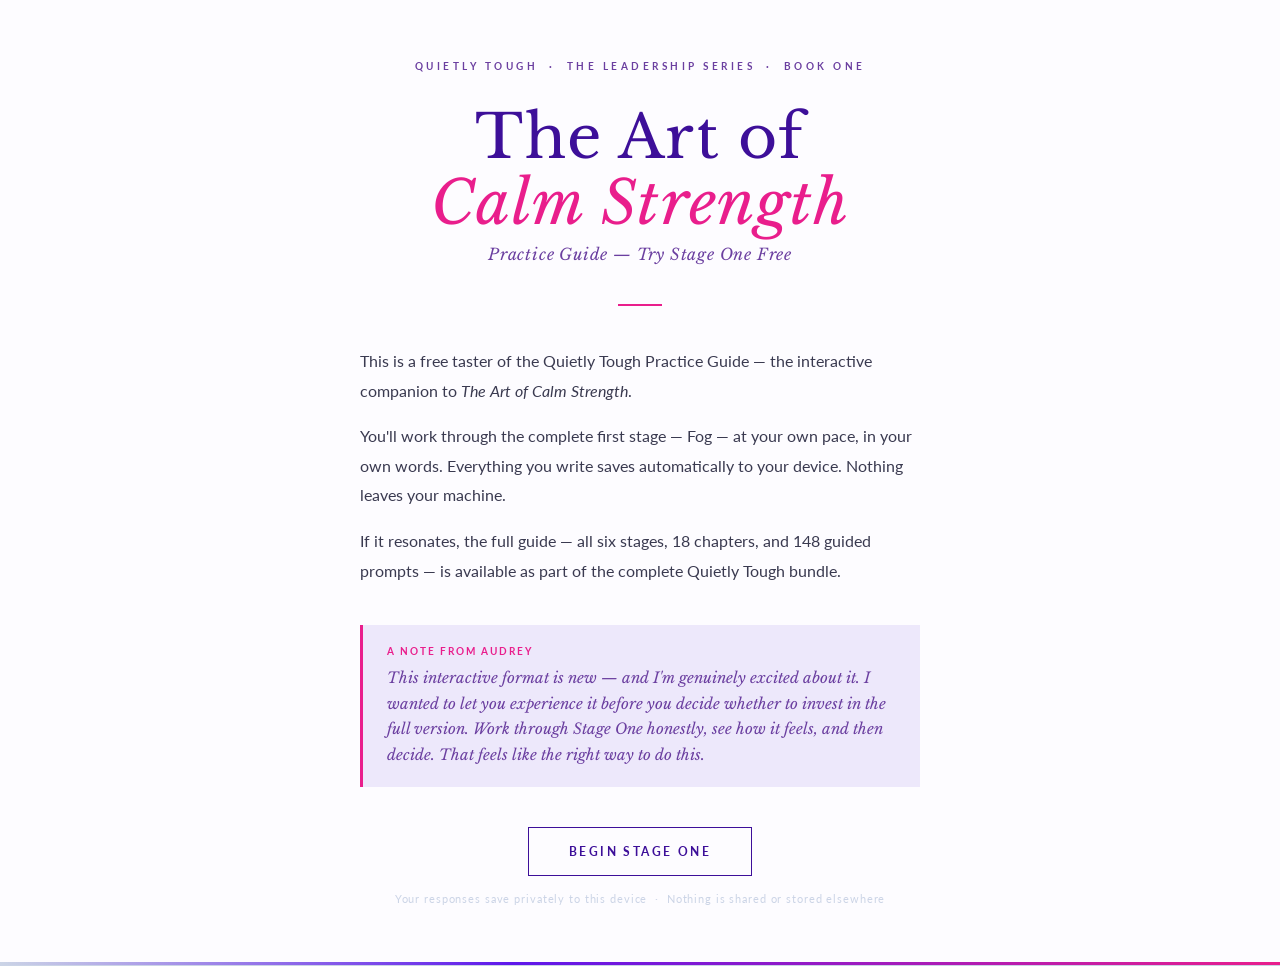
<file: QT_Book1_StarterPack.html>
<!DOCTYPE html>
<html lang="en">
<head>
<meta charset="UTF-8">
<meta name="viewport" content="width=device-width, initial-scale=1.0">
<title>Quietly Tough — Try Stage One Free</title>
<link href="https://fonts.googleapis.com/css2?family=Libre+Baskerville:ital,wght@0,400;0,700;1,400&family=Lato:ital,wght@0,300;0,400;0,700;1,300;1,400&display=swap" rel="stylesheet">
<style>
  :root {
    --warm-white: #FDFCFF;
    --pale-grey: #F0EEF5;
    --soft-lavender: #EDE8FB;
    --body-text: #1C1A2E;
    --deep-purple: #3D0F99;
    --accent: #5E17EB;
    --pink: #E91E8C;
    --stone: #CBD4E6;
    --mid-purple: #6B3FA0;
  }
  * { box-sizing: border-box; margin: 0; padding: 0; }
  body { background: var(--warm-white); color: var(--body-text); font-family: 'Lato', sans-serif; font-weight: 400; min-height: 100vh; overflow-x: hidden; }

  /* ── SPLASH ── */
  #splash { background: var(--warm-white); border-bottom: 1px solid var(--stone); min-height: 100vh; display: flex; flex-direction: column; align-items: center; justify-content: center; padding: 60px 28px; text-align: center; position: relative; }
  #splash::before { content: ''; position: absolute; bottom: 0; left: 0; right: 0; height: 3px; background: linear-gradient(90deg, var(--stone) 0%, var(--accent) 40%, var(--pink) 100%); }
  .splash-eyebrow { font-size: 10px; font-weight: 700; letter-spacing: 0.35em; text-transform: uppercase; color: var(--mid-purple); margin-bottom: 32px; }
  .splash-title { font-family: 'Libre Baskerville', serif; font-size: clamp(36px, 7vw, 60px); font-weight: 400; color: var(--deep-purple); line-height: 1.1; letter-spacing: 0.02em; margin-bottom: 8px; }
  .splash-title em { font-style: italic; color: var(--pink); }
  .splash-subtitle { font-family: 'Libre Baskerville', serif; font-size: clamp(13px, 2.5vw, 16px); font-style: italic; color: var(--mid-purple); margin-bottom: 40px; letter-spacing: 0.05em; }
  .splash-divider { width: 44px; height: 2px; background: var(--pink); margin: 0 auto 40px; }
  .splash-intro { font-size: 16px; line-height: 1.85; color: #3a3a50; max-width: 560px; margin: 0 auto 40px; text-align: left; }
  .splash-intro p { margin-bottom: 16px; }
  .splash-intro p:last-child { margin-bottom: 0; }
  .beta-note { background: var(--soft-lavender); border-left: 3px solid var(--pink); padding: 20px 24px; max-width: 560px; margin: 0 auto 40px; text-align: left; }
  .beta-note-label { font-size: 10px; font-weight: 700; letter-spacing: 0.2em; text-transform: uppercase; color: var(--pink); margin-bottom: 8px; }
  .beta-note p { font-family: 'Libre Baskerville', serif; font-style: italic; font-size: 15px; line-height: 1.7; color: var(--mid-purple); }
  .begin-btn { border: 1px solid var(--deep-purple); color: var(--deep-purple); background: transparent; font-family: 'Lato', sans-serif; font-weight: 700; font-size: 12px; letter-spacing: 0.2em; text-transform: uppercase; padding: 16px 40px; cursor: pointer; transition: all 0.2s; margin-bottom: 16px; }
  .begin-btn:hover { background: var(--deep-purple); color: var(--warm-white); }
  .splash-small { font-size: 11px; color: var(--stone); letter-spacing: 0.08em; }

  /* ── APP SHELL ── */
  #app { display: none; }
  .top-bar { background: var(--warm-white); border-bottom: 1px solid var(--stone); padding: 0 24px; height: 52px; display: flex; align-items: center; justify-content: space-between; position: sticky; top: 0; z-index: 100; }
  .top-logo { font-family: 'Libre Baskerville', serif; font-style: italic; font-size: 16px; color: var(--deep-purple); cursor: pointer; }
  .top-logo em { color: var(--pink); }
  .starter-badge { font-size: 9px; font-weight: 700; letter-spacing: 0.15em; text-transform: uppercase; color: var(--pink); background: var(--soft-lavender); padding: 3px 10px; border-radius: 2px; }
  .save-status { font-size: 11px; color: var(--accent); opacity: 0; transition: opacity 0.3s; }
  .save-status.show { opacity: 1; }
  .nav-bar { background: var(--pale-grey); border-bottom: 1px solid var(--stone); padding: 0 24px; display: flex; gap: 4px; }
  .nav-btn { background: none; border: none; border-bottom: 2px solid transparent; padding: 12px 16px; font-family: 'Lato', sans-serif; font-size: 12px; font-weight: 700; letter-spacing: 0.1em; text-transform: uppercase; color: var(--mid-purple); cursor: pointer; transition: all 0.2s; }
  .nav-btn:hover, .nav-btn.active { border-bottom-color: var(--accent); color: var(--accent); }

  /* ── CONTENT ── */
  .content-area { max-width: 720px; margin: 0 auto; padding: 48px 28px 80px; }

  /* Stage header */
  .stage-header { text-align: center; padding: 48px 0 40px; border-bottom: 1px solid var(--stone); margin-bottom: 48px; }
  .stage-number { font-family: 'Libre Baskerville', serif; font-size: 80px; color: rgba(61,15,153,0.08); font-weight: 700; line-height: 1; margin-bottom: 8px; }
  .stage-tag { font-size: 9px; font-weight: 700; letter-spacing: 0.4em; text-transform: uppercase; color: var(--accent); background: var(--soft-lavender); border: 1px solid var(--stone); padding: 6px 16px; display: inline-block; margin-bottom: 16px; }
  .stage-title { font-family: 'Libre Baskerville', serif; font-size: clamp(36px, 6vw, 52px); font-weight: 700; color: var(--deep-purple); margin-bottom: 12px; }
  .stage-subtitle { font-family: 'Libre Baskerville', serif; font-style: italic; font-size: 18px; color: var(--mid-purple); }

  /* Prose */
  .prose p { font-size: 17px; line-height: 1.85; color: #3a3a50; margin-bottom: 20px; }
  .prose p:last-child { margin-bottom: 0; }
  .line-break { display: block; }

  /* Reflection block */
  .reflection-block { background: var(--soft-lavender); border-left: 3px solid var(--pink); padding: 32px 36px; margin: 40px 0; }
  .reflection-title { font-size: 10px; font-weight: 700; letter-spacing: 0.25em; text-transform: uppercase; color: var(--pink); margin-bottom: 8px; }
  .reflection-intro { font-family: 'Libre Baskerville', serif; font-style: italic; font-size: 15px; color: var(--mid-purple); margin-bottom: 28px; line-height: 1.6; }
  .prompt-item { margin-bottom: 28px; }
  .prompt-number { font-size: 9px; font-weight: 700; letter-spacing: 0.2em; color: var(--pink); margin-bottom: 6px; }
  .prompt-question { font-family: 'Libre Baskerville', serif; font-size: 17px; color: var(--deep-purple); margin-bottom: 10px; line-height: 1.5; }

  /* Try This block */
  .try-this-block { background: var(--pale-grey); border-left: 3px solid var(--pink); padding: 32px 36px; margin: 40px 0; position: relative; }
  .try-this-tag { font-size: 9px; font-weight: 700; letter-spacing: 0.25em; text-transform: uppercase; color: var(--pink); margin-bottom: 12px; display: block; }
  .try-this-title { font-family: 'Libre Baskerville', serif; font-size: 24px; font-weight: 700; color: var(--deep-purple); margin-bottom: 16px; }
  .try-this-intro { font-size: 15px; color: var(--mid-purple); line-height: 1.8; margin-bottom: 28px; font-style: italic; }
  .step-block { margin-bottom: 24px; }
  .step-label { font-size: 10px; letter-spacing: 0.15em; text-transform: uppercase; color: var(--accent); font-weight: 700; margin-bottom: 6px; }
  .step-desc { font-size: 15px; color: var(--body-text); margin-bottom: 8px; line-height: 1.6; }

  /* Chapter divider */
  .chapter-divider { display: flex; align-items: center; gap: 16px; margin: 56px 0 32px; }
  .chapter-line { flex: 1; height: 1px; background: var(--stone); }
  .chapter-label { font-size: 10px; font-weight: 700; letter-spacing: 0.2em; text-transform: uppercase; color: var(--mid-purple); white-space: nowrap; }
  .chapter-title { font-family: 'Libre Baskerville', serif; font-size: clamp(26px, 5vw, 38px); font-weight: 700; color: var(--deep-purple); margin-bottom: 8px; }
  .chapter-subtitle { font-family: 'Libre Baskerville', serif; font-style: italic; font-size: 17px; color: var(--mid-purple); margin-bottom: 32px; }

  /* Closing nudge */
  .closing-nudge { border-top: 1px solid var(--stone); border-bottom: 1px solid var(--stone); background: var(--soft-lavender); padding: 24px 28px; margin: 40px 0; }
  .closing-nudge-label { font-size: 9px; font-weight: 700; letter-spacing: 0.25em; text-transform: uppercase; color: var(--pink); margin-bottom: 8px; }
  .closing-nudge p { font-family: 'Libre Baskerville', serif; font-style: italic; font-size: 16px; color: var(--mid-purple); line-height: 1.7; }

  /* Stage close */
  .stage-close { background: var(--soft-lavender); border-left: 4px solid var(--pink); padding: 48px 40px; margin: 56px 0 0; }
  .stage-close-label { font-size: 9px; font-weight: 700; letter-spacing: 0.3em; text-transform: uppercase; color: var(--pink); margin-bottom: 16px; }
  .stage-close h2 { font-family: 'Libre Baskerville', serif; font-size: 28px; font-weight: 700; color: var(--deep-purple); margin-bottom: 24px; }
  .stage-close-prose { font-family: 'Libre Baskerville', serif; font-style: italic; font-size: 17px; color: var(--mid-purple); line-height: 1.9; }
  .stage-close-prose p { margin-bottom: 16px; }
  .highlight { color: var(--pink); font-style: normal; }

  /* Response areas */
  .response-area, .response-area-dark { width: 100%; min-height: 100px; border: none; border-bottom: 1px solid var(--stone); background: transparent; font-family: 'Lato', sans-serif; font-size: 15px; color: var(--body-text); resize: vertical; padding: 12px 4px; outline: none; line-height: 1.7; }
  .response-area:focus, .response-area-dark:focus { border-bottom-color: var(--pink); }
  .response-area::placeholder, .response-area-dark::placeholder { color: var(--stone); font-style: italic; }
  .response-area-dark { color: var(--body-text); }
  .table-exercise { margin: 16px 0; overflow-x: auto; }
  .exercise-table { width: 100%; border-collapse: collapse; }
  .exercise-table th { font-size: 10px; font-weight: 700; letter-spacing: 0.1em; text-transform: uppercase; color: var(--accent); padding: 10px 12px; border-bottom: 1px solid var(--stone); text-align: left; background: var(--pale-grey); }
  .exercise-table td { border-bottom: 1px solid var(--stone); padding: 4px; vertical-align: top; }
  .table-cell-input { width: 100%; min-height: 60px; border: none; background: transparent; font-family: 'Lato', sans-serif; font-size: 14px; color: var(--body-text); resize: none; padding: 8px; outline: none; }

  /* Progress */
  .progress-wrap { padding: 8px 24px; background: var(--pale-grey); border-bottom: 1px solid var(--stone); display: flex; align-items: center; gap: 12px; }
  .progress-bar { flex: 1; height: 2px; background: var(--soft-lavender); }
  .progress-fill { height: 100%; background: var(--pink); transition: width 0.4s ease; }
  .progress-label { font-size: 10px; color: var(--mid-purple); letter-spacing: 0.05em; white-space: nowrap; }

  /* Tab cards */
  .tab-stage-label { font-size: 9px; letter-spacing: 0.4em; text-transform: uppercase; color: var(--pink); margin: 40px 0 16px; padding-bottom: 8px; border-bottom: 1px solid var(--stone); font-weight: 700; }
  .tab-exercise-card { background: var(--soft-lavender); border-left: 3px solid var(--accent); padding: 24px 28px; margin-bottom: 20px; border-radius: 0 4px 4px 0; }
  .tab-exercise-meta { font-size: 11px; font-weight: 700; letter-spacing: 0.1em; color: var(--deep-purple); text-transform: uppercase; margin-bottom: 6px; }
  .tab-exercise-context { font-family: 'Libre Baskerville', serif; font-style: italic; font-size: 14px; color: var(--mid-purple); margin-bottom: 20px; line-height: 1.6; }
  .tab-exercise-step { font-size: 10px; letter-spacing: 0.15em; text-transform: uppercase; color: var(--accent); font-weight: 700; margin-bottom: 6px; }
  .tab-exercise-card .response-area { background: rgba(255,255,255,0.6); }
  .tab-exercise-card .prompt-item { margin-bottom: 24px; }

  /* Journal view wrapper */
  .journal-view { max-width: 720px; margin: 0 auto; padding: 48px 28px 80px; }
  .journal-header { border-bottom: 1px solid var(--stone); padding-bottom: 28px; margin-bottom: 40px; }
  .journal-header h2 { font-family: 'Libre Baskerville', serif; font-size: 28px; font-weight: 700; color: var(--deep-purple); margin-bottom: 8px; }
  .journal-header p { font-size: 15px; color: var(--mid-purple); line-height: 1.7; }

  /* ── CLOSING SCREEN ── */
  #section-complete { display: none; }
  .complete-screen { max-width: 640px; margin: 0 auto; padding: 64px 28px 80px; text-align: center; }
  .complete-eyebrow { font-size: 10px; font-weight: 700; letter-spacing: 0.3em; text-transform: uppercase; color: var(--pink); margin-bottom: 24px; }
  .complete-title { font-family: 'Libre Baskerville', serif; font-size: clamp(28px, 5vw, 42px); font-weight: 700; color: var(--deep-purple); line-height: 1.2; margin-bottom: 32px; }
  .complete-divider { width: 44px; height: 2px; background: var(--pink); margin: 0 auto 32px; }
  .complete-prose { font-size: 16px; line-height: 1.85; color: #3a3a50; text-align: left; margin-bottom: 40px; }
  .complete-prose p { margin-bottom: 16px; }
  .complete-quote { background: var(--soft-lavender); border-left: 3px solid var(--accent); padding: 24px 28px; margin: 0 0 40px; text-align: left; }
  .complete-quote p { font-family: 'Libre Baskerville', serif; font-style: italic; font-size: 18px; color: var(--deep-purple); line-height: 1.6; margin-bottom: 8px; }
  .complete-quote cite { font-size: 12px; font-weight: 700; letter-spacing: 0.1em; text-transform: uppercase; color: var(--accent); font-style: normal; }
  .what-next { background: var(--pale-grey); padding: 32px; margin: 0 0 40px; text-align: left; }
  .what-next-label { font-size: 10px; font-weight: 700; letter-spacing: 0.2em; text-transform: uppercase; color: var(--accent); margin-bottom: 20px; }
  .what-next-grid { display: flex; flex-wrap: wrap; gap: 12px; margin-bottom: 24px; }
  .what-next-item { display: flex; align-items: flex-start; gap: 8px; flex: 1; min-width: 180px; }
  .what-next-item span { color: var(--pink); font-weight: 700; font-size: 16px; line-height: 1.4; flex-shrink: 0; }
  .what-next-item p { font-size: 14px; line-height: 1.6; color: #3a3a50; }
  .bundle-card { background: var(--soft-lavender); border: 1px solid var(--stone); padding: 36px 32px; margin: 0 0 40px; }
  .bundle-badge { display: inline-block; background: var(--pink); color: #fff; font-size: 10px; font-weight: 700; letter-spacing: 0.15em; text-transform: uppercase; padding: 4px 12px; margin-bottom: 16px; }
  .bundle-title { font-family: 'Libre Baskerville', serif; font-size: 22px; font-weight: 700; color: var(--deep-purple); margin-bottom: 8px; }
  .bundle-desc { font-size: 14px; color: #3a3a50; line-height: 1.7; margin-bottom: 24px; }
  .bundle-price { font-family: 'Libre Baskerville', serif; font-size: 36px; font-weight: 700; color: var(--deep-purple); margin-bottom: 4px; }
  .bundle-price-note { font-size: 13px; color: #888; margin-bottom: 24px; }
  .bundle-includes { font-size: 13px; color: #3a3a50; line-height: 1.9; margin-bottom: 24px; text-align: left; }
  .bundle-btn { display: block; background: var(--accent); color: #fff; font-family: 'Lato', sans-serif; font-size: 15px; font-weight: 700; letter-spacing: 0.04em; padding: 18px 32px; text-decoration: none; text-align: center; transition: background 0.2s; }
  .bundle-btn:hover { background: var(--deep-purple); }
  .individual-links { font-size: 13px; color: var(--mid-purple); margin-top: 16px; }
  .individual-links a { color: var(--accent); text-decoration: underline; }
  .export-btn { border: 1px solid var(--accent); color: var(--accent); background: transparent; font-family: 'Lato', sans-serif; font-size: 11px; font-weight: 700; letter-spacing: 0.15em; text-transform: uppercase; padding: 10px 24px; cursor: pointer; transition: all 0.2s; }
  .export-btn:hover { background: var(--accent); color: var(--warm-white); }

  @keyframes fadeUp { from { opacity:0; transform:translateY(16px); } to { opacity:1; transform:translateY(0); } }
</style>
</head>
<body>

<!-- ══════════════════ SPLASH ══════════════════ -->
<div id="splash">
  <p class="splash-eyebrow">Quietly Tough &nbsp;·&nbsp; The Leadership Series &nbsp;·&nbsp; Book One</p>
  <h1 class="splash-title">The Art of<br><em>Calm Strength</em></h1>
  <p class="splash-subtitle">Practice Guide — Try Stage One Free</p>
  <div class="splash-divider"></div>

  <div class="splash-intro">
    <p>This is a free taster of the Quietly Tough Practice Guide — the interactive companion to <em>The Art of Calm Strength</em>.</p>
    <p>You'll work through the complete first stage — Fog — at your own pace, in your own words. Everything you write saves automatically to your device. Nothing leaves your machine.</p>
    <p>If it resonates, the full guide — all six stages, 18 chapters, and 148 guided prompts — is available as part of the complete Quietly Tough bundle.</p>
  </div>

  <div class="beta-note">
    <div class="beta-note-label">A note from Audrey</div>
    <p>This interactive format is new — and I'm genuinely excited about it. I wanted to let you experience it before you decide whether to invest in the full version. Work through Stage One honestly, see how it feels, and then decide. That feels like the right way to do this.</p>
  </div>

  <button class="begin-btn" onclick="startApp()">Begin Stage One</button>
  <p class="splash-small">Your responses save privately to this device &nbsp;·&nbsp; Nothing is shared or stored elsewhere</p>
</div>


<!-- ══════════════════ APP ══════════════════ -->
<div id="app">

  <!-- Top bar -->
  <div class="top-bar">
    <div class="top-logo">Quietly <em>Tough</em></div>
    <span class="starter-badge">Stage One Taster</span>
    <span class="save-status" id="saveStatus">Saved ✓</span>
  </div>

  <!-- Nav -->
  <div class="nav-bar">
    <button class="nav-btn active" id="btn-guide" onclick="showSection('guide')">Guide</button>
    <button class="nav-btn" id="btn-trythis" onclick="showSection('trythis')">Try This</button>
    <button class="nav-btn" id="btn-reflections" onclick="showSection('reflections')">Reflections</button>
  </div>

  <!-- Progress -->
  <div class="progress-wrap">
    <div class="progress-bar"><div class="progress-fill" id="progressFill" style="width:0%"></div></div>
    <span class="progress-label" id="progressLabel">Stage One — Fog</span>
  </div>


  <!-- ══ GUIDE TAB ══ -->
  <div id="section-guide">
    <div class="content-area">

      <!-- Stage 1 Header -->
      <div class="stage-header">
        <div class="stage-number">01</div>
        <div class="stage-tag">Stage One</div>
        <h1 class="stage-title">FOG</h1>
        <p class="stage-subtitle">Recognising the Drift</p>
      </div>

      <div class="prose">
        <p>There's a moment — sometimes small, sometimes unmistakable — when something no longer feels aligned.</p>
        <p>Nothing dramatic has happened. Your life still works. You're still capable, still dependable, still doing what needs to be done.</p>
        <p>And yet, something feels muted.</p>
        <p>This stage is about noticing that feeling without trying to explain it away or fix it. Fog doesn't mean you've failed. It doesn't mean you're lost. It means you've been moving on autopilot for long enough that your inner signal has softened.</p>
        <p><span class="line-break">That's not a flaw.</span>It's information.</p>
        <p>Fog tends to form quietly. Through routines that once made sense. Through roles you stepped into willingly — and then never revisited. Through strength that became expected rather than chosen.</p>
        <p><span class="line-break">This stage asks very little of you.</span><span class="line-break">You are not here to make decisions.</span><span class="line-break">You are not here to take action.</span>You are not here to improve anything.</p>
        <p>You're here to notice.</p>
        <p>As you move through these pages, let yourself slow just enough to register what's been happening — without judgement, without urgency, without pressure to respond.</p>
        <p>Clarity begins with noticing. Nothing more is required yet.</p>
      </div>

      <div class="reflection-block">
        <div class="reflection-title">Before You Begin — Stage One</div>
        <div class="reflection-intro">Take a breath. Let your shoulders drop. You don't need to hold anything together here.</div>
        <div class="prompt-item">
          <div class="prompt-number">Prompt 01</div>
          <div class="prompt-question">Where does something in your life feel slightly off — even if you can't explain why yet?</div>
          <textarea class="response-area" data-key="s1_r1" placeholder="Write here…" oninput="saveResponse(this)"></textarea>
        </div>
        <div class="prompt-item">
          <div class="prompt-number">Prompt 02</div>
          <div class="prompt-question">Where are you continuing out of habit rather than desire?</div>
          <textarea class="response-area" data-key="s1_r2" placeholder="Write here…" oninput="saveResponse(this)"></textarea>
        </div>
        <div class="prompt-item">
          <div class="prompt-number">Prompt 03</div>
          <div class="prompt-question">Where does "fine" feel thinner than it used to?</div>
          <textarea class="response-area" data-key="s1_r3" placeholder="Write here…" oninput="saveResponse(this)"></textarea>
        </div>
        <div class="prompt-item">
          <div class="prompt-number">Prompt 04</div>
          <div class="prompt-question">What part of you has been asking for your attention — quietly, and repeatedly?</div>
          <textarea class="response-area" data-key="s1_r4" placeholder="Write here…" oninput="saveResponse(this)"></textarea>
        </div>
        <div class="prompt-item">
          <div class="prompt-number">Prompt 05</div>
          <div class="prompt-question">What have you been avoiding naming?</div>
          <textarea class="response-area" data-key="s1_r5" placeholder="Write here…" oninput="saveResponse(this)"></textarea>
        </div>
      </div>

      <!-- Chapter 1 -->
      <div class="chapter-divider">
        <div class="chapter-line"></div>
        <div class="chapter-label">Chapter One</div>
        <div class="chapter-line"></div>
      </div>
      <h2 class="chapter-title">The Myth of Midlife Decline</h2>
      <p class="chapter-subtitle">Reclaiming the Middle as a Place of Power</p>
      <div class="prose">
        <p>There's a point in many women's lives where the story they've been living no longer fits — not because it was wrong, but because it's outdated.</p>
        <p>Midlife is often framed as a narrowing: fewer options, reduced relevance, quieter ambitions. That narrative is absorbed slowly, through culture, language, and expectation — until it starts shaping how you interpret your own restlessness.</p>
        <p><span class="line-break">But fog doesn't appear because something is ending.</span>It appears when something is shifting.</p>
        <p>This chapter isn't about proving anything or reframing your entire life story. It's about noticing which ideas about this stage of life you've been carrying — and whether they still deserve your belief.</p>
        <p>You don't need the book beside you to do this work. You already know what no longer rings true.</p>
      </div>
      <div class="try-this-block">
        <span class="try-this-tag">Try This</span>
        <div class="try-this-title">Rewrite the Inherited Story</div>
        <p class="try-this-intro">This exercise invites you to pause and register how things feel, without trying to clarify or resolve them. You're simply allowing yourself to notice what's present.</p>
        <div class="step-block">
          <div class="step-label">Version A — The Inherited Script</div>
          <div class="step-desc">Write the messages you absorbed about midlife — directly or indirectly. Phrases. Assumptions. Expectations. Don't edit.</div>
          <textarea class="response-area-dark" data-key="c1_try_a" placeholder="Write here…" oninput="saveResponse(this)"></textarea>
        </div>
        <div class="step-block">
          <div class="step-label">Version B — Your Lived Truth</div>
          <div class="step-desc">Now write what this stage actually feels like from the inside. What's changed? What's surfaced? What feels unfinished or newly possible?</div>
          <textarea class="response-area-dark" data-key="c1_try_b" placeholder="Write here…" oninput="saveResponse(this)"></textarea>
        </div>
      </div>
      <div class="reflection-block">
        <div class="reflection-title">Reflection Prompts — Chapter One</div>
        <div class="reflection-intro">These prompts help you recognise what you've just noticed, without needing to interpret or resolve it. Answer only what feels accessible.</div>
        <div class="prompt-item">
          <div class="prompt-number">Prompt 01</div>
          <div class="prompt-question">What beliefs about this stage of life feel heavy or limiting?</div>
          <textarea class="response-area" data-key="c1_r1" placeholder="Write here…" oninput="saveResponse(this)"></textarea>
        </div>
        <div class="prompt-item">
          <div class="prompt-number">Prompt 02</div>
          <div class="prompt-question">What possibility feels quietly interesting — even if you'd normally dismiss it?</div>
          <textarea class="response-area" data-key="c1_r2" placeholder="Write here…" oninput="saveResponse(this)"></textarea>
        </div>
        <div class="prompt-item">
          <div class="prompt-number">Prompt 03</div>
          <div class="prompt-question">What changes when you stop treating this "middle" as an ending?</div>
          <textarea class="response-area" data-key="c1_r3" placeholder="Write here…" oninput="saveResponse(this)"></textarea>
        </div>
      </div>
      <div class="closing-nudge">
        <div class="closing-nudge-label">Closing Nudge</div>
        <p>You're not diminishing.<br>You're differentiating.<br><br>Let that land.</p>
      </div>

      <!-- Chapter 2 -->
      <div class="chapter-divider">
        <div class="chapter-line"></div>
        <div class="chapter-label">Chapter Two</div>
        <div class="chapter-line"></div>
      </div>
      <h2 class="chapter-title">The Comfort Zone Trap</h2>
      <p class="chapter-subtitle">When Competence Becomes a Cage</p>
      <div class="prose">
        <p>Competence is a strength. It's also subtle.</p>
        <p>When you're highly capable, you become trusted. Relied upon. Needed. And without noticing, your life can begin to organise itself around maintaining what works rather than exploring what still fits.</p>
        <p><span class="line-break">This isn't burnout.</span><span class="line-break">It isn't dissatisfaction.</span>It's misalignment.</p>
        <p>Fog often appears when your life is stable — but internally static.</p>
        <p>This chapter isn't asking you to disrupt anything. It's inviting you to notice where routine has replaced choice, and where comfort has quietly become confinement.</p>
      </div>
      <div class="try-this-block">
        <span class="try-this-tag">Try This</span>
        <div class="try-this-title">Micro-Stretch Mapping</div>
        <p class="try-this-intro">Notice how your days currently arrange themselves — what gets maintained, repeated, or protected without questioning why. Then find one 5% shift.</p>
        <div class="table-exercise">
          <table class="exercise-table">
            <thead><tr><th>Autopilot Routine</th><th>What Keeps It in Place</th><th>A 5% Shift</th></tr></thead>
            <tbody>
              <tr>
                <td><textarea class="table-cell-input" data-key="c2_t1a" placeholder="e.g. checking email first thing" oninput="saveResponse(this)"></textarea></td>
                <td><textarea class="table-cell-input" data-key="c2_t1b" placeholder="e.g. avoidance, habit" oninput="saveResponse(this)"></textarea></td>
                <td><textarea class="table-cell-input" data-key="c2_t1c" placeholder="e.g. wait 30 mins" oninput="saveResponse(this)"></textarea></td>
              </tr>
              <tr>
                <td><textarea class="table-cell-input" data-key="c2_t2a" oninput="saveResponse(this)"></textarea></td>
                <td><textarea class="table-cell-input" data-key="c2_t2b" oninput="saveResponse(this)"></textarea></td>
                <td><textarea class="table-cell-input" data-key="c2_t2c" oninput="saveResponse(this)"></textarea></td>
              </tr>
              <tr>
                <td><textarea class="table-cell-input" data-key="c2_t3a" oninput="saveResponse(this)"></textarea></td>
                <td><textarea class="table-cell-input" data-key="c2_t3b" oninput="saveResponse(this)"></textarea></td>
                <td><textarea class="table-cell-input" data-key="c2_t3c" oninput="saveResponse(this)"></textarea></td>
              </tr>
            </tbody>
          </table>
        </div>
      </div>
      <div class="reflection-block">
        <div class="reflection-title">Reflection Prompts — Chapter Two</div>
        <div class="reflection-intro">These prompts help you recognise patterns that keep things running smoothly. Stay with what you observed, rather than what you think about it.</div>
        <div class="prompt-item">
          <div class="prompt-number">Prompt 01</div>
          <div class="prompt-question">Where does repetition feel dull rather than grounding?</div>
          <textarea class="response-area" data-key="c2_r1" placeholder="Write here…" oninput="saveResponse(this)"></textarea>
        </div>
        <div class="prompt-item">
          <div class="prompt-number">Prompt 02</div>
          <div class="prompt-question">What responsibility are you carrying simply because you always have?</div>
          <textarea class="response-area" data-key="c2_r2" placeholder="Write here…" oninput="saveResponse(this)"></textarea>
        </div>
        <div class="prompt-item">
          <div class="prompt-number">Prompt 03</div>
          <div class="prompt-question">What small risk feels quietly relieving to imagine?</div>
          <textarea class="response-area" data-key="c2_r3" placeholder="Write here…" oninput="saveResponse(this)"></textarea>
        </div>
      </div>
      <div class="closing-nudge">
        <div class="closing-nudge-label">Closing Nudge</div>
        <p>Change rarely starts with a leap.<br>It starts with noticing where you're standing.</p>
      </div>

      <!-- Chapter 3 -->
      <div class="chapter-divider">
        <div class="chapter-line"></div>
        <div class="chapter-label">Chapter Three</div>
        <div class="chapter-line"></div>
      </div>
      <h2 class="chapter-title">Meeting Your Inner Voice</h2>
      <p class="chapter-subtitle">Understanding the Narrator You've Been Living With</p>
      <div class="prose">
        <p>There's a voice inside you that comments, cautions, and narrates — often without your consent.</p>
        <p><span class="line-break">It appears when you hesitate.</span><span class="line-break">When you consider change.</span>When you're tired.</p>
        <p>This voice isn't the enemy. It developed to protect you — using rules that once made sense. But those rules may no longer match the life you're living now.</p>
        <p>This chapter isn't about silencing that voice. It's about meeting it — and noticing what it's been trying to manage on your behalf.</p>
      </div>
      <div class="try-this-block">
        <span class="try-this-tag">Try This</span>
        <div class="try-this-title">A Simple Dialogue</div>
        <p class="try-this-intro">This exercise invites you to notice the inner voice and let it speak — without editing, without correcting, without asking it to be reasonable.</p>
        <div class="step-block">
          <div class="step-label">"What are you trying to protect me from?"</div>
          <div class="step-desc">Let the response come without editing.</div>
          <textarea class="response-area-dark" data-key="c3_try_a" placeholder="Write here…" oninput="saveResponse(this)"></textarea>
        </div>
        <div class="step-block">
          <div class="step-label">What does this voice need to hear from you now?</div>
          <textarea class="response-area-dark" data-key="c3_try_b" placeholder="Write back — briefly." oninput="saveResponse(this)"></textarea>
        </div>
        <div class="step-block">
          <div class="step-label">Pause when you're done. What do you notice has shifted?</div>
          <textarea class="response-area-dark" data-key="c3_try_c" placeholder="Write here…" oninput="saveResponse(this)"></textarea>
        </div>
      </div>
      <div class="reflection-block">
        <div class="reflection-title">Reflection Prompts — Chapter Three</div>
        <div class="reflection-intro">These questions support gentle recognition of what surfaced. There's no need to make meaning yet.</div>
        <div class="prompt-item">
          <div class="prompt-number">Prompt 01</div>
          <div class="prompt-question">When does your inner voice speak the loudest?</div>
          <textarea class="response-area" data-key="c3_r1" placeholder="Write here…" oninput="saveResponse(this)"></textarea>
        </div>
        <div class="prompt-item">
          <div class="prompt-number">Prompt 02</div>
          <div class="prompt-question">What tone does it usually use?</div>
          <textarea class="response-area" data-key="c3_r2" placeholder="Write here…" oninput="saveResponse(this)"></textarea>
        </div>
        <div class="prompt-item">
          <div class="prompt-number">Prompt 03</div>
          <div class="prompt-question">What does it seem most concerned about losing?</div>
          <textarea class="response-area" data-key="c3_r3" placeholder="Write here…" oninput="saveResponse(this)"></textarea>
        </div>
      </div>
      <div class="closing-nudge">
        <div class="closing-nudge-label">Closing Nudge</div>
        <p>Your inner voice isn't evidence of weakness.<br>It's evidence of care.<br><br>You don't need to resolve anything yet.</p>
      </div>

      <!-- Stage 1 Close -->
      <div class="stage-close">
        <div class="stage-close-label">Stage One — Complete</div>
        <h2>FOG — Integration</h2>
        <div class="stage-close-prose">
          <p>You've noticed what no longer fits.</p>
          <p>You've seen where habit replaced choice, where strength became expectation, and where "fine" stopped being enough.</p>
          <p>Most importantly, you didn't rush to fix any of it.</p>
          <p>That matters.</p>
          <p><span class="highlight">Fog is not the problem. It's the signal.</span></p>
          <p>You don't need to clear it yet. You just need to know it's there.</p>
        </div>
      </div>

      <!-- What's next -->
      <div style="text-align:center;padding:56px 0 0;">
        <button class="begin-btn" onclick="showSection('complete')" style="font-size:13px;padding:18px 48px;">
          See what comes next &nbsp;→
        </button>
      </div>

    </div><!-- /content-area -->
  </div><!-- /section-guide -->


  <!-- ══ TRY THIS TAB ══ -->
  <div id="section-trythis" style="display:none;">
    <div class="journal-view">
      <div class="journal-header">
        <h2>Try This</h2>
        <p>All three Stage One exercises in one place — each with a brief note on what it's for. Your responses here are the same as those in the Guide.</p>
      </div>
      <div class="tab-stage-label">Stage 1 — Fog</div>

      <div class="tab-exercise-card">
        <div class="tab-exercise-meta">Chapter 1 · Rewrite the Inherited Story</div>
        <div class="tab-exercise-context">Notice which beliefs about this stage of life you've been carrying — and whether they still deserve your belief.</div>
        <div class="tab-exercise-step">Version A — The Inherited Script</div>
        <div class="step-desc" style="font-size:14px;color:#3a3a50;margin-bottom:8px;">Write the messages you absorbed about midlife. Phrases. Assumptions. Expectations. Don't edit.</div>
        <textarea class="response-area" data-key="c1_try_a" placeholder="Write here…" oninput="saveResponse(this)"></textarea>
        <div class="tab-exercise-step" style="margin-top:16px;">Version B — Your Lived Truth</div>
        <div class="step-desc" style="font-size:14px;color:#3a3a50;margin-bottom:8px;">What does this stage actually feel like from the inside?</div>
        <textarea class="response-area" data-key="c1_try_b" placeholder="Write here…" oninput="saveResponse(this)"></textarea>
      </div>

      <div class="tab-exercise-card">
        <div class="tab-exercise-meta">Chapter 2 · Micro-Stretch Mapping</div>
        <div class="tab-exercise-context">Notice where routine has replaced choice — then find one tiny variation.</div>
        <div class="table-exercise">
          <table class="exercise-table">
            <thead><tr><th>Autopilot Routine</th><th>What Keeps It in Place</th><th>A 5% Shift</th></tr></thead>
            <tbody>
              <tr>
                <td><textarea class="table-cell-input" data-key="c2_t1a" oninput="saveResponse(this)"></textarea></td>
                <td><textarea class="table-cell-input" data-key="c2_t1b" oninput="saveResponse(this)"></textarea></td>
                <td><textarea class="table-cell-input" data-key="c2_t1c" oninput="saveResponse(this)"></textarea></td>
              </tr>
              <tr>
                <td><textarea class="table-cell-input" data-key="c2_t2a" oninput="saveResponse(this)"></textarea></td>
                <td><textarea class="table-cell-input" data-key="c2_t2b" oninput="saveResponse(this)"></textarea></td>
                <td><textarea class="table-cell-input" data-key="c2_t2c" oninput="saveResponse(this)"></textarea></td>
              </tr>
              <tr>
                <td><textarea class="table-cell-input" data-key="c2_t3a" oninput="saveResponse(this)"></textarea></td>
                <td><textarea class="table-cell-input" data-key="c2_t3b" oninput="saveResponse(this)"></textarea></td>
                <td><textarea class="table-cell-input" data-key="c2_t3c" oninput="saveResponse(this)"></textarea></td>
              </tr>
            </tbody>
          </table>
        </div>
      </div>

      <div class="tab-exercise-card">
        <div class="tab-exercise-meta">Chapter 3 · A Simple Dialogue</div>
        <div class="tab-exercise-context">Meet your inner voice — notice what it's been trying to manage on your behalf.</div>
        <div class="tab-exercise-step">"What are you trying to protect me from?"</div>
        <textarea class="response-area" data-key="c3_try_a" placeholder="Let the response come without editing…" oninput="saveResponse(this)"></textarea>
        <div class="tab-exercise-step" style="margin-top:16px;">What does this voice need to hear from you now?</div>
        <textarea class="response-area" data-key="c3_try_b" placeholder="Write back — briefly." oninput="saveResponse(this)"></textarea>
        <div class="tab-exercise-step" style="margin-top:16px;">What do you notice has shifted?</div>
        <textarea class="response-area" data-key="c3_try_c" placeholder="Write here…" oninput="saveResponse(this)"></textarea>
      </div>

      <div style="border-top:1px solid var(--stone);margin-top:48px;padding-top:32px;text-align:center;">
        <button class="export-btn" onclick="exportAll()">Export My Responses</button>
        <p style="margin-top:16px;font-size:13px;color:var(--mid-purple);">Ready for the full journey?</p>
        <div style="margin-top:12px;">
          <a href="https://www.quietlytough.com/art-of-calm-strength-complete" style="display:inline-block;background:var(--accent);color:#fff;font-family:'Lato',sans-serif;font-size:14px;font-weight:700;letter-spacing:0.04em;padding:14px 32px;text-decoration:none;">Get the Complete Bundle — £22.98</a>
        </div>
      </div>
    </div>
  </div>


  <!-- ══ REFLECTIONS TAB ══ -->
  <div id="section-reflections" style="display:none;">
    <div class="journal-view">
      <div class="journal-header">
        <h2>Reflections</h2>
        <p>All Stage One reflection prompts in one place — for quieter moments when a question is enough. Your responses here are the same as those in the Guide.</p>
      </div>
      <div class="tab-stage-label">Stage 1 — Fog · Before You Begin</div>
      <div class="tab-exercise-card">
        <div class="tab-exercise-context">Before Stage One — notice what's already present, without needing to change it.</div>
        <div class="prompt-item"><div class="prompt-number">01</div><div class="prompt-question">Where does something in your life feel slightly off?</div><textarea class="response-area" data-key="s1_r1" placeholder="Write here…" oninput="saveResponse(this)"></textarea></div>
        <div class="prompt-item"><div class="prompt-number">02</div><div class="prompt-question">Where are you continuing out of habit rather than desire?</div><textarea class="response-area" data-key="s1_r2" placeholder="Write here…" oninput="saveResponse(this)"></textarea></div>
        <div class="prompt-item"><div class="prompt-number">03</div><div class="prompt-question">Where does "fine" feel thinner than it used to?</div><textarea class="response-area" data-key="s1_r3" placeholder="Write here…" oninput="saveResponse(this)"></textarea></div>
        <div class="prompt-item"><div class="prompt-number">04</div><div class="prompt-question">What part of you has been asking for your attention — quietly, and repeatedly?</div><textarea class="response-area" data-key="s1_r4" placeholder="Write here…" oninput="saveResponse(this)"></textarea></div>
        <div class="prompt-item"><div class="prompt-number">05</div><div class="prompt-question">What have you been avoiding naming?</div><textarea class="response-area" data-key="s1_r5" placeholder="Write here…" oninput="saveResponse(this)"></textarea></div>
      </div>

      <div class="tab-exercise-card">
        <div class="tab-exercise-meta">Chapter 1 · The Myth of Midlife Decline</div>
        <div class="tab-exercise-context">Which ideas about this stage of life have you been carrying — and do they still deserve your belief?</div>
        <div class="prompt-item"><div class="prompt-number">01</div><div class="prompt-question">What beliefs about this stage of life feel heavy or limiting?</div><textarea class="response-area" data-key="c1_r1" placeholder="Write here…" oninput="saveResponse(this)"></textarea></div>
        <div class="prompt-item"><div class="prompt-number">02</div><div class="prompt-question">What possibility feels quietly interesting — even if you'd normally dismiss it?</div><textarea class="response-area" data-key="c1_r2" placeholder="Write here…" oninput="saveResponse(this)"></textarea></div>
        <div class="prompt-item"><div class="prompt-number">03</div><div class="prompt-question">What changes when you stop treating this "middle" as an ending?</div><textarea class="response-area" data-key="c1_r3" placeholder="Write here…" oninput="saveResponse(this)"></textarea></div>
      </div>

      <div class="tab-exercise-card">
        <div class="tab-exercise-meta">Chapter 2 · The Comfort Zone Trap</div>
        <div class="tab-exercise-context">Noticing patterns that keep things running smoothly — staying with what you observed.</div>
        <div class="prompt-item"><div class="prompt-number">01</div><div class="prompt-question">Where does repetition feel dull rather than grounding?</div><textarea class="response-area" data-key="c2_r1" placeholder="Write here…" oninput="saveResponse(this)"></textarea></div>
        <div class="prompt-item"><div class="prompt-number">02</div><div class="prompt-question">What responsibility are you carrying simply because you always have?</div><textarea class="response-area" data-key="c2_r2" placeholder="Write here…" oninput="saveResponse(this)"></textarea></div>
        <div class="prompt-item"><div class="prompt-number">03</div><div class="prompt-question">What small risk feels quietly relieving to imagine?</div><textarea class="response-area" data-key="c2_r3" placeholder="Write here…" oninput="saveResponse(this)"></textarea></div>
      </div>

      <div class="tab-exercise-card">
        <div class="tab-exercise-meta">Chapter 3 · Meeting Your Inner Voice</div>
        <div class="tab-exercise-context">Gentle recognition of what surfaced — no need to make meaning yet.</div>
        <div class="prompt-item"><div class="prompt-number">01</div><div class="prompt-question">When does your inner voice speak the loudest?</div><textarea class="response-area" data-key="c3_r1" placeholder="Write here…" oninput="saveResponse(this)"></textarea></div>
        <div class="prompt-item"><div class="prompt-number">02</div><div class="prompt-question">What tone does it usually use?</div><textarea class="response-area" data-key="c3_r2" placeholder="Write here…" oninput="saveResponse(this)"></textarea></div>
        <div class="prompt-item"><div class="prompt-number">03</div><div class="prompt-question">What does it seem most concerned about losing?</div><textarea class="response-area" data-key="c3_r3" placeholder="Write here…" oninput="saveResponse(this)"></textarea></div>
      </div>

      <div style="border-top:1px solid var(--stone);margin-top:48px;padding-top:32px;text-align:center;">
        <button class="export-btn" onclick="exportAll()">Export My Responses</button>
        <p style="margin-top:16px;font-size:13px;color:var(--mid-purple);">Ready for the full journey?</p>
        <div style="margin-top:12px;">
          <a href="https://www.quietlytough.com/art-of-calm-strength-complete" style="display:inline-block;background:var(--accent);color:#fff;font-family:'Lato',sans-serif;font-size:14px;font-weight:700;letter-spacing:0.04em;padding:14px 32px;text-decoration:none;">Get the Complete Bundle — £22.98</a>
        </div>
      </div>
    </div>
  </div>


  <!-- ══ COMPLETE SCREEN ══ -->
  <div id="section-complete" style="display:none;">
    <div class="complete-screen">
      <p class="complete-eyebrow">Stage One — Complete</p>
      <h2 class="complete-title">You've done something most people skip.</h2>
      <div class="complete-divider"></div>

      <div class="complete-prose">
        <p>You slowed down enough to notice.</p>
        <p>You didn't rush to fix anything, explain anything away, or perform clarity you don't yet have. You stayed with what's actually there — and that's where everything starts.</p>
        <p>Stage One isn't a warm-up. For many women, it's the most important stage in the whole guide — because it's the one that's hardest to do honestly.</p>
        <p>You've done it.</p>
      </div>

      <div class="complete-quote">
        <p>"Fog is not the problem. It's the signal. You don't need to clear it yet. You just need to know it's there."</p>
        <cite>— Audrey Finch, The Art of Calm Strength</cite>
      </div>

      <div class="what-next">
        <div class="what-next-label">What comes next — in the full guide</div>
        <div class="what-next-grid">
          <div class="what-next-item"><span>·</span><p><strong>Stage 2 — Filter.</strong> Quiet the noise. Reclaim your attention. Learn the quiet no.</p></div>
          <div class="what-next-item"><span>·</span><p><strong>Stage 3 — Focus.</strong> Reconnect with what matters. Core values. Intentional direction.</p></div>
          <div class="what-next-item"><span>·</span><p><strong>Stage 4 — Flow.</strong> Rebuild your rhythm. Energy. Rest as strategy. Momentum without force.</p></div>
          <div class="what-next-item"><span>·</span><p><strong>Stage 5 — Rise.</strong> Lead yourself with calm authority. Boundaries. Presence. Emotional agility.</p></div>
          <div class="what-next-item"><span>·</span><p><strong>Stage 6 — Rhythm.</strong> Live from calm continuity. Rituals of return. Rest as ordinary.</p></div>
          <div class="what-next-item"><span>·</span><p><strong>Final Chapter — Quiet Authority.</strong> The arrival. Steady, clear, and entirely yourself.</p></div>
        </div>
        <p style="font-size:14px;line-height:1.7;color:#3a3a50;">Plus 15 more chapters, 119 additional prompts and exercises, three views to work the way that suits you, and a complete exportable record of everything you write.</p>
      </div>

      <div class="bundle-card">
        <div class="bundle-badge">The Complete Experience</div>
        <div class="bundle-title">The Art of Calm Strength<br>Book + Interactive Practice Guide</div>
        <div class="bundle-desc">The book gives you the thinking. The Practice Guide gives you somewhere to do the work. Together, they're the complete Quietly Tough experience — the framework and the practice, as they were meant to be used. Buying them together saves you £7.</div>
        <div class="bundle-price">£22.98</div>
        <div class="bundle-price-note">Book £12.99 + Practice Guide £16.99 — save £7 when you buy together</div>
        <div class="bundle-includes">
          ✓ &nbsp;The Art of Calm Strength — the full book (PDF/ebook)<br>
          ✓ &nbsp;The complete Interactive Practice Guide — all 6 stages<br>
          ✓ &nbsp;148 guided prompts and exercises<br>
          ✓ &nbsp;Guide, Try This and Reflections views<br>
          ✓ &nbsp;Autosaves privately to your device<br>
          ✓ &nbsp;Export your full record at any time<br>
          ✓ &nbsp;14-day satisfaction guarantee
        </div>
        <a href="https://www.quietlytough.com/art-of-calm-strength-complete" class="bundle-btn">Get the Complete Bundle — £22.98</a>

      </div>

      <div style="text-align:center;margin-top:32px;">
        <button class="export-btn" onclick="exportAll()">Export My Stage One Responses</button>
        <p style="margin-top:12px;font-size:12px;color:var(--stone);">Your responses are saved on this device. Export them any time as a text file.</p>
      </div>

      <div style="margin-top:48px;text-align:center;padding-top:32px;border-top:1px solid var(--stone);">
        <p style="font-family:'Libre Baskerville',serif;font-style:italic;font-size:16px;color:var(--mid-purple);line-height:1.7;">Strong. Still. Quietly Tough.</p>
        <p style="font-size:12px;color:var(--stone);margin-top:8px;letter-spacing:0.1em;">quietlytough.com</p>
      </div>
    </div>
  </div>

</div><!-- /app -->


<script>
  const STORAGE_KEY = "qt_starter_pack";
  const questions = {
    s1_r1: { stage: "Stage 1 — Fog", q: "Where does something feel slightly off?" },
    s1_r2: { stage: "Stage 1 — Fog", q: "Where are you continuing out of habit?" },
    s1_r3: { stage: "Stage 1 — Fog", q: "Where does fine feel thinner than it used to?" },
    s1_r4: { stage: "Stage 1 — Fog", q: "What part of you has been asking for attention?" },
    s1_r5: { stage: "Stage 1 — Fog", q: "What have you been avoiding naming?" },
    c1_try_a: { stage: "Ch.1 — Myth of Midlife Decline", q: "Version A: The Inherited Script" },
    c1_try_b: { stage: "Ch.1 — Myth of Midlife Decline", q: "Version B: Your Lived Truth" },
    c1_r1: { stage: "Ch.1 — Myth of Midlife Decline", q: "What beliefs feel heavy or limiting?" },
    c1_r2: { stage: "Ch.1 — Myth of Midlife Decline", q: "What possibility feels quietly interesting?" },
    c1_r3: { stage: "Ch.1 — Myth of Midlife Decline", q: "What changes when you stop treating this as an ending?" },
    c2_t1a: { stage: "Ch.2 — Comfort Zone Trap", q: "Autopilot Routine 1" },
    c2_t1b: { stage: "Ch.2 — Comfort Zone Trap", q: "What keeps it in place 1" },
    c2_t1c: { stage: "Ch.2 — Comfort Zone Trap", q: "A 5% shift 1" },
    c2_t2a: { stage: "Ch.2 — Comfort Zone Trap", q: "Autopilot Routine 2" },
    c2_t2b: { stage: "Ch.2 — Comfort Zone Trap", q: "What keeps it in place 2" },
    c2_t2c: { stage: "Ch.2 — Comfort Zone Trap", q: "A 5% shift 2" },
    c2_t3a: { stage: "Ch.2 — Comfort Zone Trap", q: "Autopilot Routine 3" },
    c2_t3b: { stage: "Ch.2 — Comfort Zone Trap", q: "What keeps it in place 3" },
    c2_t3c: { stage: "Ch.2 — Comfort Zone Trap", q: "A 5% shift 3" },
    c2_r1: { stage: "Ch.2 — Comfort Zone Trap", q: "Where does repetition feel dull?" },
    c2_r2: { stage: "Ch.2 — Comfort Zone Trap", q: "What are you carrying because you always have?" },
    c2_r3: { stage: "Ch.2 — Comfort Zone Trap", q: "What small risk feels quietly relieving?" },
    c3_try_a: { stage: "Ch.3 — Meeting Your Inner Voice", q: "What are you trying to protect me from?" },
    c3_try_b: { stage: "Ch.3 — Meeting Your Inner Voice", q: "What does this voice need to hear?" },
    c3_try_c: { stage: "Ch.3 — Meeting Your Inner Voice", q: "What has shifted?" },
    c3_r1: { stage: "Ch.3 — Meeting Your Inner Voice", q: "When does your inner voice speak loudest?" },
    c3_r2: { stage: "Ch.3 — Meeting Your Inner Voice", q: "What tone does it usually use?" },
    c3_r3: { stage: "Ch.3 — Meeting Your Inner Voice", q: "What does it seem most concerned about losing?" }
  };

  function getData() {
    try { return JSON.parse(localStorage.getItem(STORAGE_KEY) || "{}"); }
    catch(e) { return {}; }
  }

  function saveResponse(el) {
    const data = getData();
    data[el.dataset.key] = el.value;
    localStorage.setItem(STORAGE_KEY, JSON.stringify(data));
    updateProgress();
    flashSaved();
  }

  function loadResponses() {
    const data = getData();
    document.querySelectorAll("[data-key]").forEach(el => {
      if (data[el.dataset.key]) el.value = data[el.dataset.key];
    });
    updateProgress();
  }

  let saveTimer;
  function flashSaved() {
    clearTimeout(saveTimer);
    const s = document.getElementById("saveStatus");
    s.classList.add("show");
    saveTimer = setTimeout(() => s.classList.remove("show"), 2000);
  }

  function updateProgress() {
    const data = getData();
    const filled = Object.keys(questions).filter(k => data[k] && data[k].trim().length > 0).length;
    const total = Object.keys(questions).length;
    const pct = Math.round((filled / total) * 100);
    document.getElementById("progressFill").style.width = pct + "%";
    document.getElementById("progressLabel").textContent = filled + " of " + total + " responses · Stage One";
  }

  function startApp() {
    document.getElementById("splash").style.display = "none";
    document.getElementById("app").style.display = "block";
    loadResponses();
  }

  function showSection(name) {
    ["guide","trythis","reflections","complete"].forEach(s => {
      const el = document.getElementById("section-" + s);
      if (el) el.style.display = name === s ? "block" : "none";
      const btn = document.getElementById("btn-" + s);
      if (btn) btn.classList.toggle("active", name === s);
    });
    if (name !== "guide") loadResponses();
  }

  function exportAll() {
    const data = getData();
    let text = "QUIETLY TOUGH — THE ART OF CALM STRENGTH\n";
    text += "Practice Guide — Stage One Responses\n";
    text += "=====================================\n\n";
    let lastStage = "";
    Object.keys(questions).forEach(key => {
      const meta = questions[key];
      const val = data[key] || "";
      if (!val.trim()) return;
      if (meta.stage !== lastStage) {
        text += "\n── " + meta.stage.toUpperCase() + " ──\n\n";
        lastStage = meta.stage;
      }
      text += meta.q + "\n" + val + "\n\n";
    });
    text += "\n— quietlytough.com —";
    const blob = new Blob([text], { type: "text/plain" });
    const a = document.createElement("a");
    a.href = URL.createObjectURL(blob);
    a.download = "quietly-tough-stage-one.txt";
    a.click();
  }
</script>
</body>
</html>
</file>
<file: book-1-enquiry-guide-v4-test/styles.css>
:root {
  --ink: #211a2d;
  --muted: #625b6c;
  --purple: #3d0f99;
  --purple-dark: #2b0a70;
  --purple-pale: #f1edfb;
  --cream: #fbfaf7;
  --paper: #ffffff;
  --line: #dcd7e5;
  --gold: #c59b42;
  --danger: #8b1e2d;
  --shadow: 0 14px 35px rgba(45, 26, 72, .09);
  --radius: 18px;
}

* { box-sizing: border-box; }
html { scroll-behavior: smooth; }
body {
  margin: 0;
  background: var(--cream);
  color: var(--ink);
  font: 1rem/1.65 Arial, Helvetica, sans-serif;
}
button, input, select, textarea { font: inherit; }
button { cursor: pointer; }
a { color: var(--purple); }
:focus-visible { outline: 3px solid var(--gold); outline-offset: 3px; }
.skip-link { position: absolute; left: 1rem; top: -5rem; z-index: 100; padding: .75rem 1rem; background: #fff; }
.skip-link:focus { top: 1rem; }

.site-header {
  position: sticky;
  top: 0;
  z-index: 30;
  display: flex;
  align-items: center;
  justify-content: space-between;
  gap: 1rem;
  padding: .9rem clamp(1rem, 4vw, 3rem);
  background: var(--purple);
  color: #fff;
  box-shadow: 0 3px 16px rgba(25, 6, 66, .18);
}
.brand { display: grid; line-height: 1.25; }
.brand-kicker { font-size: .72rem; letter-spacing: .13em; text-transform: uppercase; opacity: .78; }
.brand-title { font-family: Georgia, 'Times New Roman', serif; font-size: 1.05rem; font-weight: 700; }
.primary-nav { display: flex; gap: .3rem; }
.primary-nav button, .menu-button {
  border: 1px solid rgba(255,255,255,.3);
  border-radius: 999px;
  background: transparent;
  color: #fff;
  padding: .55rem .8rem;
}
.primary-nav button[aria-current="page"] { background: #fff; color: var(--purple); }
.menu-button { display: none; }
.save-status {
  position: fixed;
  right: 1rem;
  bottom: 1rem;
  z-index: 25;
  padding: .5rem .8rem;
  border: 1px solid var(--line);
  border-radius: 999px;
  background: rgba(255,255,255,.95);
  color: var(--muted);
  font-size: .8rem;
  box-shadow: var(--shadow);
  opacity: 0;
  transition: opacity .2s;
  pointer-events: none;
}
.save-status.visible { opacity: 1; }

main { min-height: calc(100vh - 72px); }
.page { width: min(1040px, calc(100% - 2rem)); margin: 0 auto; padding: clamp(2rem, 6vw, 4.5rem) 0 6rem; }
.page.narrow { width: min(780px, calc(100% - 2rem)); }
.eyebrow { display: block; margin-bottom: .45rem; color: var(--purple); font-size: .78rem; font-weight: 700; letter-spacing: .13em; text-transform: uppercase; }
h1, h2, h3 { font-family: Georgia, 'Times New Roman', serif; line-height: 1.18; }
h1 { margin: 0 0 1.25rem; font-size: clamp(2.2rem, 7vw, 4.6rem); letter-spacing: -.035em; }
h2 { margin: 0 0 1rem; font-size: clamp(1.65rem, 4vw, 2.6rem); }
h3 { margin: 0 0 .65rem; font-size: clamp(1.2rem, 2.5vw, 1.55rem); }
p { margin: 0 0 1rem; }
.lede { max-width: 48rem; font-family: Georgia, 'Times New Roman', serif; font-size: clamp(1.15rem, 2.5vw, 1.45rem); color: #42384f; }
.quiet { color: var(--muted); }
.hero {
  min-height: calc(100vh - 74px);
  display: grid;
  align-content: center;
  position: relative;
}
.hero::before { content: ''; width: 5rem; height: .35rem; background: var(--gold); margin-bottom: 2rem; }
.hero-copy { max-width: 760px; }
.how-to { margin: 1.5rem 0; padding: 1.15rem 1.25rem; border-left: 5px solid var(--purple); background: var(--purple-pale); }
.how-to h2 { font-size: 1.35rem; margin-bottom: .5rem; }
.how-to p { margin: 0; }
.actions { display: flex; flex-wrap: wrap; gap: .75rem; margin-top: 1.7rem; }
.button {
  min-height: 46px;
  display: inline-flex;
  align-items: center;
  justify-content: center;
  border: 2px solid var(--purple);
  border-radius: 999px;
  padding: .68rem 1rem;
  background: var(--purple);
  color: #fff;
  font-weight: 700;
  text-decoration: none;
}
.button:hover { background: var(--purple-dark); border-color: var(--purple-dark); }
.button.secondary { background: transparent; color: var(--purple); }
.button.secondary:hover { background: var(--purple-pale); }
.button.subtle { border-color: var(--line); background: #fff; color: var(--ink); }
.button.danger { border-color: var(--danger); background: transparent; color: var(--danger); }
.button.small { min-height: 40px; padding: .45rem .75rem; font-size: .9rem; }

.notice, .activity, .landing, .stage-card, .enquiry-item, .data-panel, .snapshot {
  border: 1px solid var(--line);
  border-radius: var(--radius);
  background: var(--paper);
  box-shadow: var(--shadow);
}
.notice { margin: 1.5rem 0; padding: 1rem 1.15rem; border-left: 5px solid var(--gold); }
.activity { margin: 2rem 0; padding: clamp(1.2rem, 4vw, 2rem); }
.activity.optional { box-shadow: none; background: #fcfbfe; }
.activity.synthesis { border-color: #b9acd4; border-left: 6px solid var(--purple); }
.activity.baseline, .activity.stage-position, .activity.book-close { border-left: 6px solid var(--purple); }
.activity-head { display: flex; justify-content: space-between; gap: 1rem; align-items: start; margin-bottom: 1.4rem; }
.component-label { color: var(--purple); font-weight: 700; font-size: .8rem; letter-spacing: .1em; text-transform: uppercase; }
.field { margin: 1.25rem 0; }
.field-guidance { margin: -.15rem 0 .55rem; color: var(--muted); font-size: .92rem; }
.starter-help { margin: 1rem 0 1.4rem; border-left: 4px solid var(--gold); padding: .7rem 1rem; background: #fdfbf6; }
.starter-help summary { color: var(--purple); font-weight: 700; cursor: pointer; }
.starter-help ul { margin-bottom: .2rem; }
.field label, .field-label { display: block; margin-bottom: .45rem; font-weight: 700; }
textarea, input[type="text"], input[type="password"], input[type="date"], select {
  width: 100%;
  border: 1.5px solid #aaa2b8;
  border-radius: 10px;
  background: #fff;
  color: var(--ink);
  padding: .8rem .9rem;
}
textarea { min-height: 8.5rem; resize: vertical; overflow-y: hidden; }
textarea.compact { min-height: 5.5rem; }
.field-tools { display: flex; justify-content: flex-end; margin-top: .4rem; }
.text-button { border: 0; background: transparent; color: var(--purple); text-decoration: underline; padding: .3rem; }
.structured-row { position: relative; display: grid; grid-template-columns: repeat(var(--cols, 2), minmax(0, 1fr)); gap: .8rem; margin: 1rem 0; padding: 1rem; border: 1px solid var(--line); border-radius: 12px; background: #fdfcff; }
.structured-row .field { margin: 0; }
.structured-row textarea { min-height: 7rem; }
.remove-row { grid-column: 1 / -1; justify-self: end; }
.add-row { margin: .3rem 0 1.2rem; }
.choice-row { display: flex; flex-wrap: wrap; gap: .55rem; margin: 1.2rem 0; }
.state-button { min-height: 44px; border: 1.5px solid var(--purple); border-radius: 999px; background: #fff; color: var(--purple); padding: .55rem .85rem; }
.state-button[aria-pressed="true"] { background: var(--purple); color: #fff; }
.state-summary { color: var(--muted); font-size: .9rem; }
.section-memory { margin-top: 1.5rem; padding: 1rem; border: 1px solid var(--line); border-radius: 12px; background: #fcfbfe; }
.section-memory label { display: block; margin: .25rem 0 .45rem; font-weight: 700; }
.section-memory textarea { min-height: 5rem; }
.return-choice { margin: 1.5rem 0 0; padding: 1rem; border: 1px solid var(--line); border-radius: 12px; }
.return-choice legend { padding: 0 .35rem; font-weight: 700; }
.check-label { display: inline-flex; align-items: center; gap: .5rem; min-height: 44px; }
.check-label input { width: 1.15rem; height: 1.15rem; }
.hidden { display: none !important; }
.snapshot { margin: 1.5rem 0; padding: 1.25rem; border-left: 6px solid var(--gold); box-shadow: none; }
.snapshot.compact { margin: 1rem 0; }
.snapshot p, .assembly-item p, .stage-comparison p { white-space: pre-wrap; }
.stage-assembly, .book-overview { margin: 2rem 0; }
.assembly-grid { display: grid; grid-template-columns: repeat(3, minmax(0, 1fr)); gap: 1rem; }
.assembly-item { padding: 1rem; border: 1px solid var(--line); border-radius: 12px; background: #fff; }
.assembly-item h3 { font-size: 1.1rem; }
.stage-comparison { display: grid; grid-template-columns: repeat(3, minmax(0, 1fr)); gap: 1rem; margin-top: 1rem; }
.stage-comparison > div { padding: 1rem; border-radius: 12px; background: var(--purple-pale); }
.position-choice { margin-top: 1.5rem; }
.autosave-note { margin: 2rem 0 .6rem; color: var(--muted); text-align: center; }
.landing { margin: 2rem 0; padding: clamp(1.2rem, 4vw, 2rem); border-left: 6px solid var(--gold); box-shadow: none; }
.landing .positions { margin-top: 1rem; color: #40374a; }
.chapter-nav { display: grid; grid-template-columns: 1fr auto 1fr; gap: .6rem; margin-top: 2rem; align-items: center; }
.chapter-nav > :last-child { justify-self: end; }
.chapter-nav .stage-link { justify-self: center; }
.chapter-nav.four { grid-template-columns: repeat(2, minmax(0, 1fr)); }
.chapter-nav.four .button { width: 100%; justify-self: stretch; }
.chapter-nav.four .stage-link { justify-self: stretch; }

.journey-intro { max-width: 760px; margin-bottom: 2rem; }
.stage-grid { display: grid; gap: 1rem; }
.stage-card { overflow: hidden; }
.stage-head { display: grid; grid-template-columns: 5.5rem 1fr auto; align-items: center; gap: 1rem; padding: 1.15rem; background: var(--purple-pale); }
.stage-number { font-family: Georgia, serif; color: var(--purple); font-size: 2rem; }
.stage-head h2 { margin: 0; font-size: 1.55rem; }
.chapter-list { list-style: none; padding: 0; margin: 0; }
.chapter-list li { border-top: 1px solid var(--line); }
.chapter-link { width: 100%; display: grid; grid-template-columns: 3rem 1fr auto; align-items: center; gap: .8rem; border: 0; background: #fff; color: var(--ink); padding: .9rem 1.15rem; text-align: left; }
.chapter-link:hover { background: #faf8ff; }
.chapter-number { color: var(--muted); }
.state-tags { display: flex; flex-wrap: wrap; justify-content: flex-end; gap: .3rem; }
.tag { border-radius: 999px; background: #eeeaf5; color: #493a5d; padding: .18rem .5rem; font-size: .73rem; white-space: nowrap; }
.tag.current { background: var(--purple); color: #fff; }
.return-card { margin-top: 1rem; }

.tabs { display: flex; flex-wrap: wrap; gap: .5rem; margin: 1.5rem 0; }
.tabs button { border: 1px solid var(--line); border-radius: 999px; background: #fff; padding: .6rem .9rem; }
.tabs button[aria-selected="true"] { background: var(--purple); border-color: var(--purple); color: #fff; }
.enquiry-list { display: grid; gap: 1rem; }
.enquiry-item { padding: 1.15rem; }
.enquiry-item header { display: flex; justify-content: space-between; gap: 1rem; }
.enquiry-item h3 { font-size: 1.18rem; }
.stage-journey-item { border-left: 6px solid var(--purple); }
.return-item { display: grid; grid-template-columns: 1fr minmax(220px, .45fr); gap: 1rem; align-items: start; }
.return-actions .field { margin-top: 0; }
.synthesis-item { border-left: 6px solid var(--purple); }
.enquiry-material { display: grid; grid-template-columns: 1fr 1fr; gap: 1rem; margin: 1rem 0; }
.enquiry-material > div, .enquiry-note { padding: .85rem 1rem; border-radius: 10px; background: var(--purple-pale); }
.enquiry-material p, .enquiry-note p { margin: .3rem 0 0; white-space: pre-wrap; }
.enquiry-meta { color: var(--muted); font-size: .85rem; }
.revisit-list { margin: 1rem 0 0; padding-left: 1.25rem; }
.empty { padding: 2rem; border: 1px dashed #aaa2b8; border-radius: var(--radius); color: var(--muted); text-align: center; }
.data-grid { display: grid; grid-template-columns: 1fr 1fr; gap: 1rem; }
.data-panel { padding: 1.4rem; }
.data-panel.full { grid-column: 1 / -1; }
.danger-zone { border-color: #d8a8af; }
.fresh-start { border-left: 6px solid var(--gold); }
.form-message { min-height: 1.5rem; color: var(--purple); font-weight: 700; }
.auth-screen { max-width: 640px; margin: 8vh auto 0; }
.leave-screen { min-height: calc(100vh - 74px); }

.focus-overlay { position: fixed; inset: 0; z-index: 60; padding: clamp(.5rem, 3vw, 2rem); background: rgba(23, 10, 42, .75); }
.focus-panel { width: min(960px, 100%); height: 100%; margin: auto; display: grid; grid-template-rows: auto auto 1fr; gap: 1rem; padding: clamp(1rem, 3vw, 2rem); background: #fff; border-radius: var(--radius); }
.focus-panel header { display: flex; justify-content: space-between; gap: 1rem; }
.focus-panel h2 { margin: 0; font-size: 1.5rem; }
#focusTextarea { min-height: 0; height: 100%; resize: none; }
body.modal-open { overflow: hidden; }

@media (max-width: 780px) {
  .site-header { align-items: flex-start; }
  .menu-button { display: inline-flex; }
  .primary-nav { display: none; position: absolute; top: 100%; left: 0; right: 0; flex-direction: column; padding: .75rem 1rem 1rem; background: var(--purple); }
  .primary-nav.open { display: flex; }
  .primary-nav button { border-radius: 8px; text-align: left; }
  .hero { min-height: auto; padding-top: 4rem; }
  .stage-head { grid-template-columns: 3.2rem 1fr; }
  .stage-head .button { grid-column: 1 / -1; justify-self: start; }
  .chapter-link { grid-template-columns: 2.2rem 1fr; }
  .state-tags { grid-column: 2; justify-content: flex-start; }
  .structured-row { grid-template-columns: 1fr !important; }
  .data-grid { grid-template-columns: 1fr; }
  .enquiry-material { grid-template-columns: 1fr; }
  .assembly-grid, .stage-comparison, .return-item { grid-template-columns: 1fr; }
  .data-panel.full { grid-column: auto; }
  .chapter-nav { grid-template-columns: 1fr 1fr; }
  .chapter-nav:not(.four) .stage-link { grid-column: 1 / -1; grid-row: 2; justify-self: stretch; }
  .chapter-nav > :last-child { justify-self: stretch; }
  .chapter-nav .button { width: 100%; }
}

@media (prefers-reduced-motion: reduce) { * { scroll-behavior: auto !important; transition: none !important; } }
@media print { .site-header, .save-status, .button, .text-button, .choice-row, .chapter-nav { display: none !important; } body { background: #fff; } .page { width: 100%; } .activity, .landing { box-shadow: none; break-inside: avoid; } }
</file>
